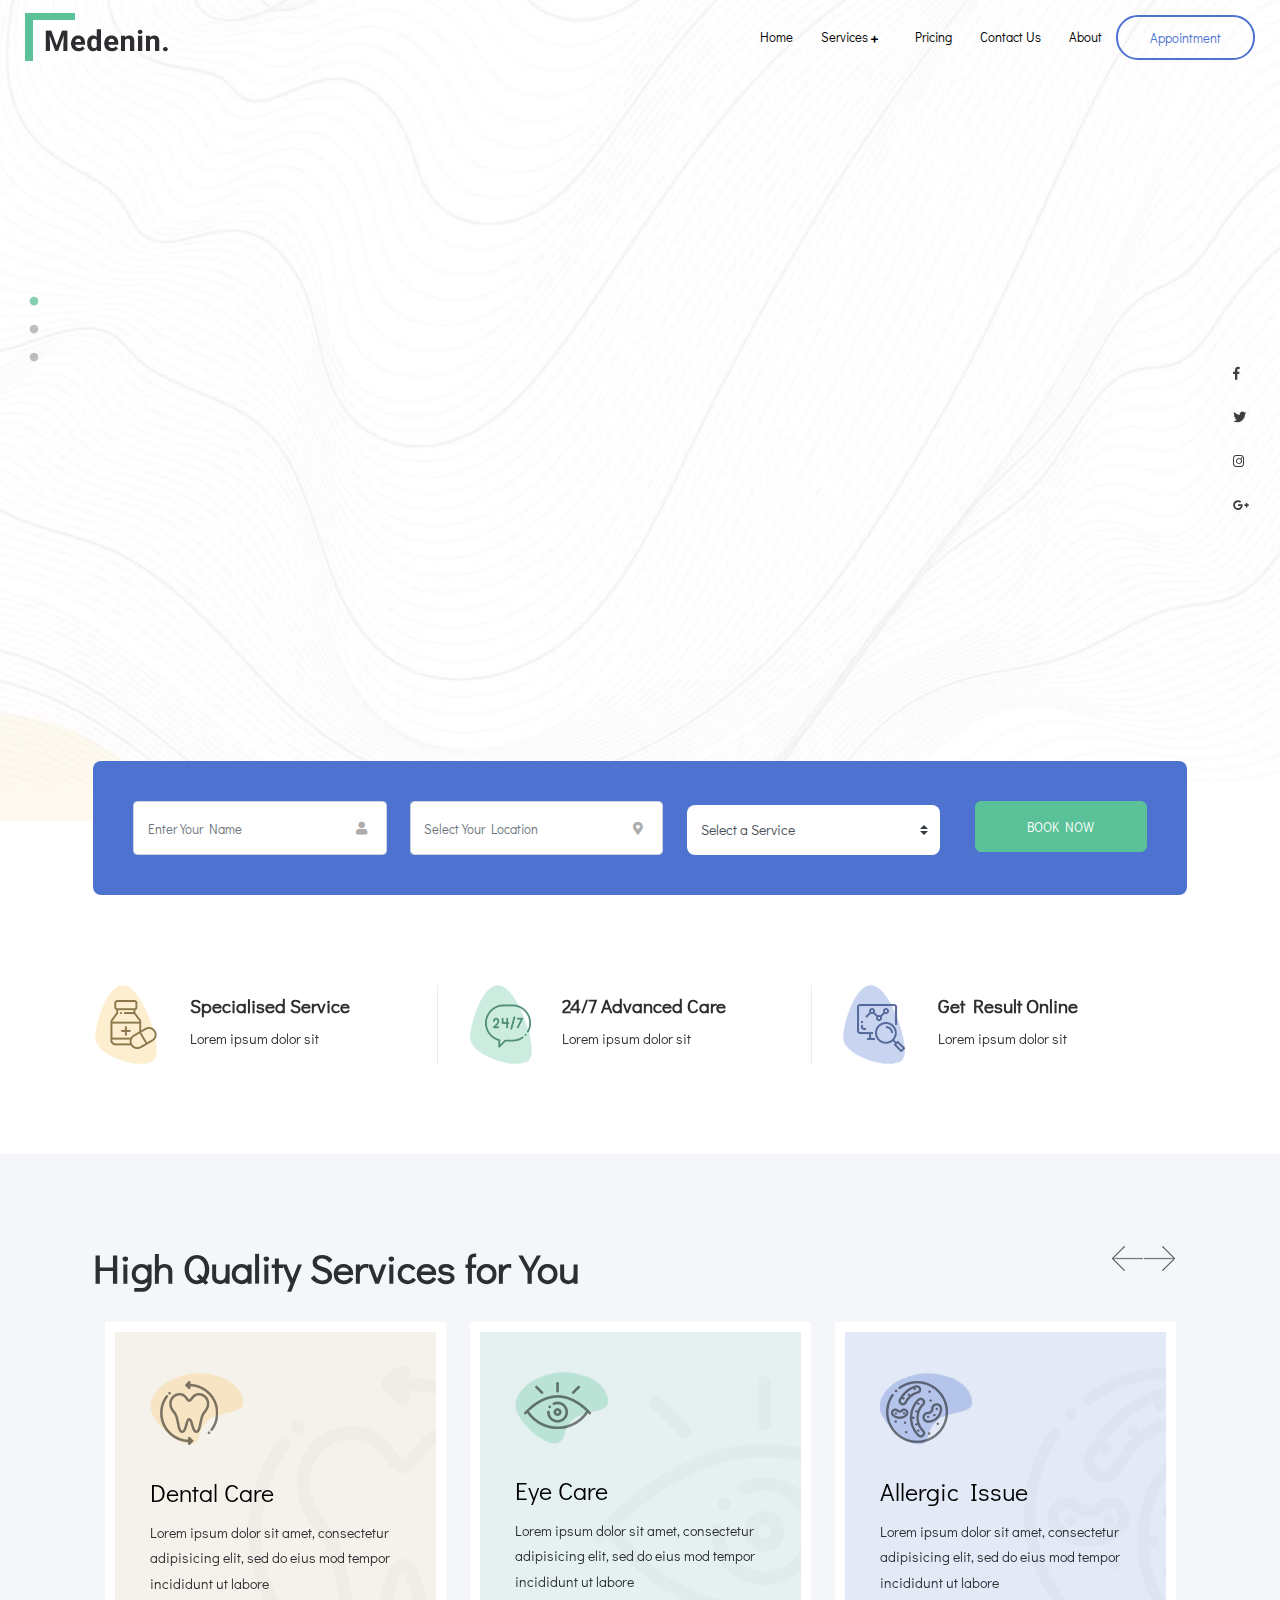
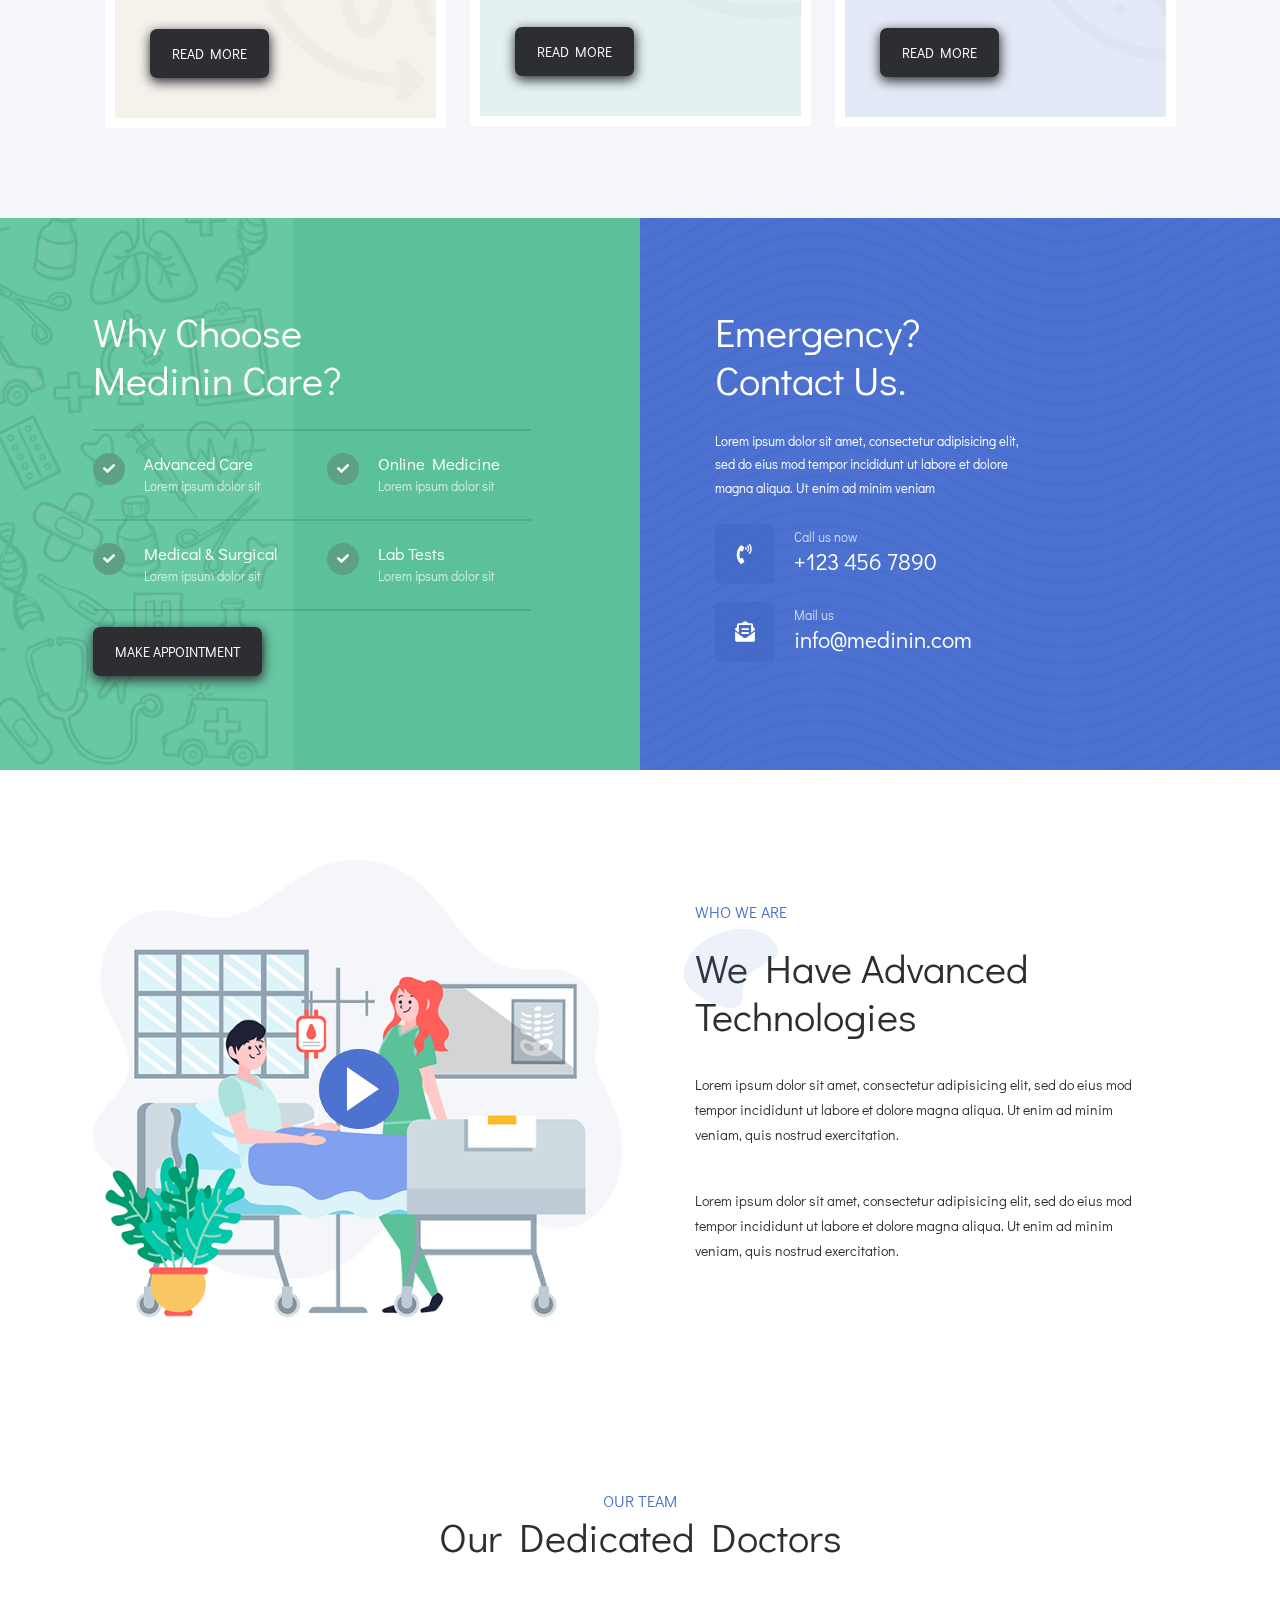
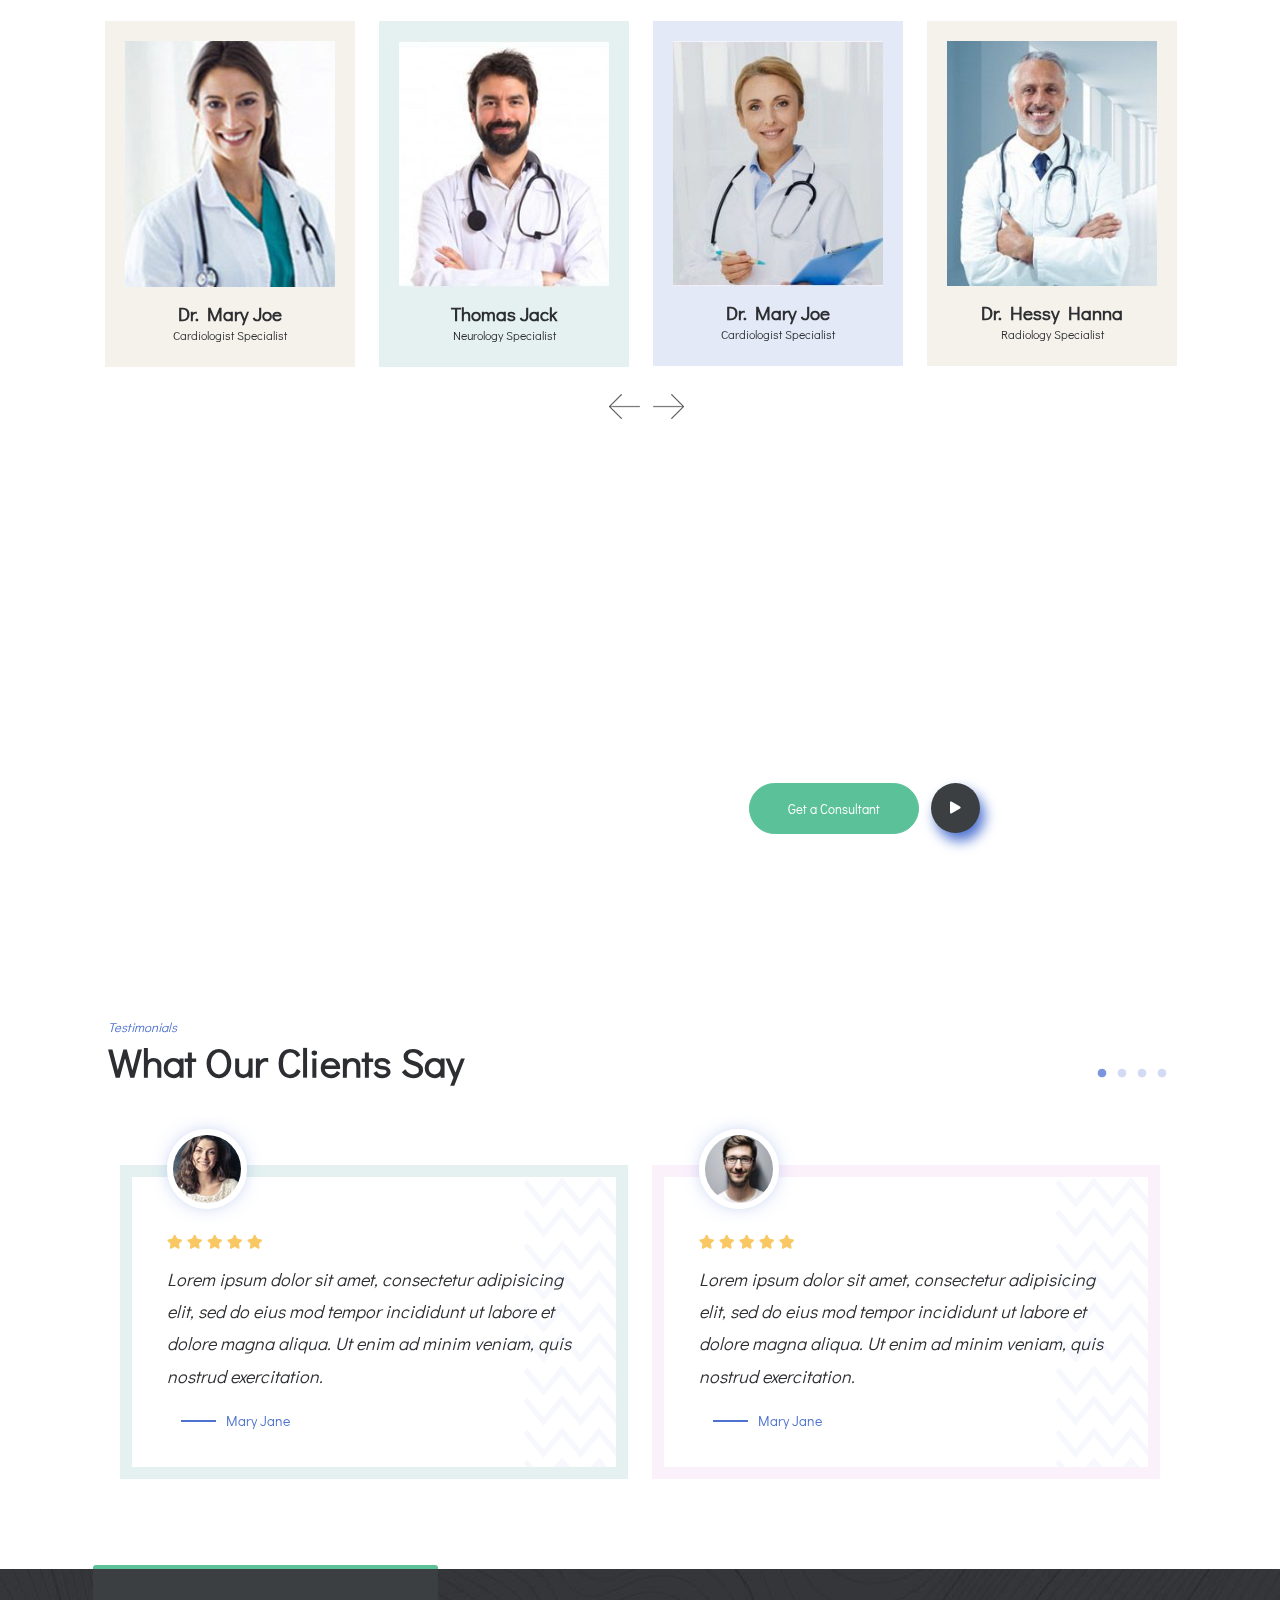
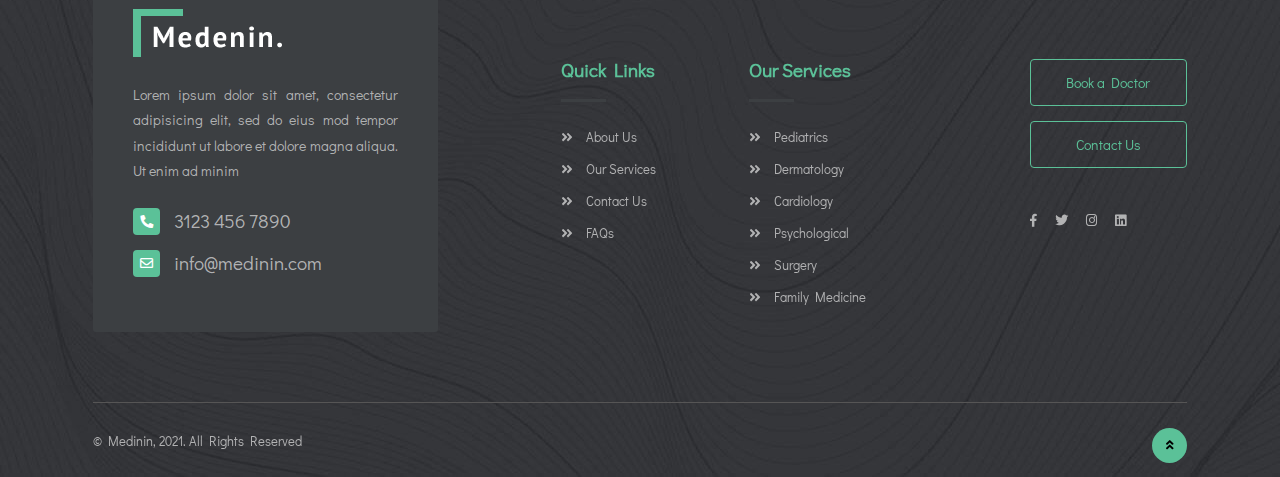
<file: index.html>
<!DOCTYPE html>
<html lang="en-NG">

<head>
    <meta charset="utf-8">
    <meta name="viewport" content="width=device-width, initial-scale=1, shrink-to-fit=no">
    <link rel="stylesheet" href="assets/css/bootstrap.min.css">
    <link href="https://fonts.googleapis.com/css?family=Didact+Gothic&display=swap" rel="stylesheet">
    <link rel="stylesheet" href="assets/css/all.css">
    <link rel="stylesheet" href="assets/css/slick.css">
    <link rel="stylesheet" href="assets/css/slick-theme.css">
    <link rel="stylesheet" href="assets/css/magnific-popup.css">
    <link rel="stylesheet" href="assets/css/style.css">
    <title>Medinin : : OMZi</title>
</head>

<body>
    <header>
        <div class="banner--wrap">
            <nav>
                <div class="container">
                    <div class="row">
                        <div class="col-md-12">
                            <nav class="navbar navbar-expand-lg navbar-light"><a class="navbar-brand"
                                    href="index.html"><img src="assets/images/logo.png" alt="#" /></a><button
                                    class="navbar-toggler nav-custome1" type="button" data-toggle="collapse"
                                    data-target="#navbarSupportedContent" aria-controls="navbarSupportedContent"
                                    aria-expanded="false" aria-label="Toggle navigation"><span
                                        class="navbar-toggler-icon"></span></button>
                                <div class="collapse navbar-collapse" id="navbarSupportedContent">
                                    <ul class="navbar-nav ml-auto">
                                        <li class="nav-item"><a class="nav-link" href="/">Home</a></li>
                                        <li class="nav-item dropdown"><a class="nav-link dropdown-toggle" href="javascript:;"
                                                id="navbarDropdown1" role="button" data-toggle="dropdown"
                                                aria-haspopup="true" aria-expanded="false">Services <i
                                                    class="fas fa-plus"></i></a>
                                            <div class="dropdown-menu" aria-labelledby="navbarDropdown"><a
                                                    class="dropdown-item" href="services.html">Dental Care</a><a
                                                    class="dropdown-item" href="services.html">Cardiology</a><a
                                                    class="dropdown-item" href="services.html">Neurology </a><a
                                                    class="dropdown-item" href="services.html">Eye Care</a></div>
                                        </li>
                                        <li class="nav-item"><a class="nav-link" href="pricing.html">Pricing</a></li>
                                        <li class="nav-item"><a class="nav-link" href="contact-us.html">Contact Us</a></li>
                                        <li class="nav-item"><a class="nav-link" href="about.html">About</a></li>
                                        <li class="nav-item"><a
                                                class="nav-link btn btn-outline-primary appointment-btn-top"
                                                href="appointment.html">Appointment</a></li>
                                    </ul>
                                </div>
                            </nav>
                        </div>
                    </div>
                </div>
            </nav>
            <div class="container">
                <div class="banner-slider">
                    <div class="banner">
                        <div class="row">
                            <div class="col-12 col-md-6 col-lg-5 d-flex align-items-center">
                                <div class="main-title"><span>We are here for you</span>
                                    <h1>What Makes Us Better, Makes You Better. </h1>
                                    <p>Lorem ipsum dolor sit amet, consectetur adipiscing elit. Vivamus eu lacus ex.
                                        Class aptent taciti sociosqu ad litora torquent per conubia nostra, per inceptos
                                        ipsum dolor sit amet. </p><a href="javascript:;" class="btn btn-primary">Make
                                        Appointment</a><a href="https://www.youtube.com/watch?v=pBFQdxA-apI"
                                        class="play-btn popup-youtube"><i class="fas fa-play"></i></a>
                                </div>
                            </div>
                            <div class="col-12 col-md-6 col-lg-7 d-flex align-items-end">
                                <div class="anim-container flex-fill"><svg class="circle-svg" width="100%" height="100%"
                                        viewBox="0 0 754 733" fill="none" xmlns="http://www.w3.org/2000/svg">
                                        <path class="big-circle" opacity="0.071" fill-rule="evenodd" clip-rule="evenodd"
                                            d="M377 29C563.12 29 714 179.879 714 366C714 552.119 563.12 702.999 377 702.999C190.88 702.999 40 552.119 40 366C40 179.879 190.88 29 377 29Z"
                                            fill="#4D72D0" />
                                        <path class="small-circle" opacity="0.051" fill-rule="evenodd"
                                            clip-rule="evenodd"
                                            d="M376.471 120.995C512.043 120.995 621.947 230.898 621.947 366.471C621.947 502.043 512.043 611.946 376.471 611.946C240.898 611.946 130.995 502.043 130.995 366.471C130.995 230.898 240.898 120.995 376.471 120.995Z"
                                            fill="#4D72D0" /></svg><img src="./assets/images/hero-doctor-1.png"
                                        class="img-fluid animated-hero" alt="hero" />
                                    <ul class="main-slider-social">
                                        <li><a href="javascript:;"><i class="fab fa-facebook-f"></i></a></li>
                                        <li><a href="javascript:;"><i class="fab fa-twitter"></i></a></li>
                                        <li><a href="javascript:;"><i class="fab fa-instagram"></i></a></li>
                                        <li><a href="javascript:;"><i class="fab fa-google-plus-g"></i></a></li>
                                    </ul>
                                </div>
                            </div>
                        </div>
                    </div>
                    <div class="banner">
                        <div class="row">
                            <div class="col-12 col-md-6 col-lg-5 d-flex align-items-center">
                                <div class="main-title"><span>We are here for you</span>
                                    <h1>What Makes Us Better, Makes You Better. </h1>
                                    <p>Lorem ipsum dolor sit amet, consectetur adipiscing elit. Vivamus eu lacus ex.
                                        Class aptent taciti sociosqu ad litora torquent per conubia nostra, per inceptos
                                        ipsum dolor sit amet. </p><a href="javascript:;" class="btn btn-primary">Make
                                        Appointment</a><a href="https://www.youtube.com/watch?v=pBFQdxA-apI"
                                        class="play-btn popup-youtube"><i class="fas fa-play"></i></a>
                                </div>
                            </div>
                            <div class="col-12 col-md-6 col-lg-7 d-flex align-items-end">
                                <div class="anim-container flex-fill"><svg class="circle-svg" width="100%" height="100%"
                                        viewBox="0 0 754 733" fill="none" xmlns="http://www.w3.org/2000/svg">
                                        <path class="big-circle" opacity="0.071" fill-rule="evenodd" clip-rule="evenodd"
                                            d="M377 29C563.12 29 714 179.879 714 366C714 552.119 563.12 702.999 377 702.999C190.88 702.999 40 552.119 40 366C40 179.879 190.88 29 377 29Z"
                                            fill="#4D72D0" />
                                        <path class="small-circle" opacity="0.051" fill-rule="evenodd"
                                            clip-rule="evenodd"
                                            d="M376.471 120.995C512.043 120.995 621.947 230.898 621.947 366.471C621.947 502.043 512.043 611.946 376.471 611.946C240.898 611.946 130.995 502.043 130.995 366.471C130.995 230.898 240.898 120.995 376.471 120.995Z"
                                            fill="#4D72D0" /></svg><img src="./assets/images/hero-doctor-1.png"
                                        class="img-fluid animated-hero" alt="hero" />
                                    <ul class="main-slider-social">
                                        <li><a href="javascript:;"><i class="fab fa-facebook-f"></i></a></li>
                                        <li><a href="javascript:;"><i class="fab fa-twitter"></i></a></li>
                                        <li><a href="javascript:;"><i class="fab fa-instagram"></i></a></li>
                                        <li><a href="javascript:;"><i class="fab fa-google-plus-g"></i></a></li>
                                    </ul>
                                </div>
                            </div>
                        </div>
                    </div>
                    <div class="banner">
                        <div class="row">
                            <div class="col-12 col-md-6 col-lg-5 d-flex align-items-center">
                                <div class="main-title"><span>We are here for you</span>
                                    <h1>What Makes Us Better, Makes You Better. </h1>
                                    <p>Lorem ipsum dolor sit amet, consectetur adipiscing elit. Vivamus eu lacus ex.
                                        Class aptent taciti sociosqu ad litora torquent per conubia nostra, per inceptos
                                        ipsum dolor sit amet. </p><a href="javascript:;" class="btn btn-primary">Make
                                        Appointment</a><a href="https://www.youtube.com/watch?v=pBFQdxA-apI"
                                        class="play-btn popup-youtube"><i class="fas fa-play"></i></a>
                                </div>
                            </div>
                            <div class="col-12 col-md-6 col-lg-7 d-flex align-items-end">
                                <div class="anim-container flex-fill"><svg class="circle-svg" width="100%" height="100%"
                                        viewBox="0 0 754 733" fill="none" xmlns="http://www.w3.org/2000/svg">
                                        <path class="big-circle" opacity="0.071" fill-rule="evenodd" clip-rule="evenodd"
                                            d="M377 29C563.12 29 714 179.879 714 366C714 552.119 563.12 702.999 377 702.999C190.88 702.999 40 552.119 40 366C40 179.879 190.88 29 377 29Z"
                                            fill="#4D72D0" />
                                        <path class="small-circle" opacity="0.051" fill-rule="evenodd"
                                            clip-rule="evenodd"
                                            d="M376.471 120.995C512.043 120.995 621.947 230.898 621.947 366.471C621.947 502.043 512.043 611.946 376.471 611.946C240.898 611.946 130.995 502.043 130.995 366.471C130.995 230.898 240.898 120.995 376.471 120.995Z"
                                            fill="#4D72D0" /></svg><img src="./assets/images/hero-doctor-1.png"
                                        class="img-fluid animated-hero" alt="hero" />
                                    <ul class="main-slider-social">
                                        <li><a href="javascript:;"><i class="fab fa-facebook-f"></i></a></li>
                                        <li><a href="javascript:;"><i class="fab fa-twitter"></i></a></li>
                                        <li><a href="javascript:;"><i class="fab fa-instagram"></i></a></li>
                                        <li><a href="javascript:;"><i class="fab fa-google-plus-g"></i></a></li>
                                    </ul>
                                </div>
                            </div>
                        </div>
                    </div>
                </div>
            </div>
        </div>
    </header>

    <section class="about-section">
        <div class="container container-custom">
            <div class="row">
                <div class="col-md-12">
                    <ul class="booking-form">
                        <li><input type="text" class="form-control" placeholder="Enter Your Name" /><i
                                class="fas fa-user"></i></li>
                        <li><input type="text" class="form-control" placeholder="Select Your Location" /><i
                                class="fas fa-map-marker-alt"></i></li>
                        <li><select class="custom-select form-control">
                                <option selected>Select a Service</option>
                                <option value="1">One</option>
                                <option value="2">Two</option>
                                <option value="3">Three</option>
                            </select></li>
                        <li class="form-btn"><a href="javascript:;" class="btn btn-success">BOOK NOW</a></li>
                    </ul>
                </div>
            </div>
            <div class="row space">
                <div class="col-md-4">
                    <div class="service-thumbnail d-flex flex-fill"><img src="assets/images/service-thumbnail01.png"
                            class="img-fluid" alt="#" />
                        <div class="service-thumbnail_text">
                            <h4>Specialised Service</h4>
                            <p>Lorem ipsum dolor sit</p>
                        </div>
                    </div>
                </div>
                <div class="col-md-4">
                    <div class="service-thumbnail d-flex flex-fill"><img src="assets/images/service-thumbnail02.png"
                            class="img-fluid" alt="#" />
                        <div class="service-thumbnail_text">
                            <h4>24/7 Advanced Care</h4>
                            <p>Lorem ipsum dolor sit</p>
                        </div>
                    </div>
                </div>
                <div class="col-md-4">
                    <div class="service-thumbnail border-0 d-flex flex-fill"><img src="assets/images/service-thumbnail03.png"
                            class="img-fluid" alt="#" />
                        <div class="service-thumbnail_text">
                            <h4>Get Result Online</h4>
                            <p>Lorem ipsum dolor sit</p>
                        </div>
                    </div>
                </div>
            </div>
        </div>
    </section>

    <section class="space light">
        <div class="container container-custom">
            <div class="row">
                <div class="col-md-12">
                    <div class="heading-style1">
                        <h2>High Quality Services for You</h2>
                    </div>
                </div>
            </div>
            <div class="row">
                <div class="col-md-12">
                    <div class="service-slider">
                        <div class="service-block yellow"><img src="assets/images/service-icon1.png" alt="#">
                            <h3>Dental Care</h3>
                            <p>Lorem ipsum dolor sit amet, consectetur adipisicing elit, sed do eius mod tempor
                                incididunt ut labore </p><a href="javascript:;" class="btn btn-dark">READ MORE</a>
                            <div class="service-bg-icon"><img src="assets/images/services-bg1.png" class="img-fluid" alt="#">
                            </div>
                        </div>
                        <div class="service-block green"><img src="assets/images/service-icon2.png" alt="#" />
                            <h3>Eye Care</h3>
                            <p>Lorem ipsum dolor sit amet, consectetur adipisicing elit, sed do eius mod tempor
                                incididunt ut labore</p><a href="javascript:;" class="btn btn-dark">READ MORE</a>
                            <div class="service-bg-icon"><img src="assets/images/services-bg2.png" class="img-fluid" alt="#">
                            </div>
                        </div>
                        <div class="service-block blue"><img src="assets/images/service-icon3.png" alt="#" />
                            <h3>Allergic Issue</h3>
                            <p>Lorem ipsum dolor sit amet, consectetur adipisicing elit, sed do eius mod tempor
                                incididunt ut labore </p><a href="javascript:;" class="btn btn-dark">READ MORE</a>
                            <div class="service-bg-icon"><img src="assets/images/services-bg3.png" class="img-fluid" alt="#">
                            </div>
                        </div>
                        <div class="service-block green"><img src="assets/images/service-icon3.png" alt="#" />
                            <h3>Allergic Issue</h3>
                            <p>Lorem ipsum dolor sit amet, consectetur adipisicing elit, sed do eius mod tempor
                                incididunt ut labore </p><a href="javascript:;" class="btn btn-dark">READ MORE</a>
                            <div class="service-bg-icon"><img src="assets/images/services-bg4.png" class="img-fluid" alt="#">
                            </div>
                        </div>
                    </div>
                </div>
            </div>
        </div>
    </section>

    <section class="space why-choose-block">
        <div class="container container-custom">
            <div class="row">
                <div class="col-md-12 col-lg-5">
                    <h2>Why Choose<br />Medinin Care? </h2>
                    <hr>
                    <div class="row">
                        <div class="col-md-6">
                            <div class="why-choose_list why-choose_list-br"><i class="fas fa-check"></i>
                                <div class="why-choose_list-content">
                                    <h5>Advanced Care</h5><span>Lorem ipsum dolor sit</span>
                                </div>
                            </div>
                        </div>
                        <div class="col-md-6">
                            <div class="why-choose_list why-choose_list-br"><i class="fas fa-check"></i>
                                <div class="why-choose_list-content">
                                    <h5>Online Medicine</h5><span>Lorem ipsum dolor sit</span>
                                </div>
                            </div>
                        </div>
                    </div>
                    <hr>
                    <div class="row">
                        <div class="col-md-6">
                            <div class="why-choose_list why-choose_list-br"><i class="fas fa-check"></i>
                                <div class="why-choose_list-content">
                                    <h5>Medical & Surgical</h5><span>Lorem ipsum dolor sit</span>
                                </div>
                            </div>
                        </div>
                        <div class="col-md-6">
                            <div class="why-choose_list why-choose_list-br"><i class="fas fa-check"></i>
                                <div class="why-choose_list-content">
                                    <h5>Lab Tests</h5><span>Lorem ipsum dolor sit</span>
                                </div>
                            </div>
                        </div>
                    </div>
                    <hr>
                    <div class="row">
                        <div class="col-md-12"><a href="appointment.html" target="_blank" class="btn btn-dark" tabindex="0">MAKE APPOINTMENT</a></div>
                    </div>
                </div>
                <div class="col-md-12 col-lg-6 offset-lg-1">
                    <div class="why-choose_right">
                        <h2>Emergency?<br />Contact Us. </h2>
                        <p>Lorem ipsum dolor sit amet, consectetur adipisicing elit,<br />sed do eius mod tempor
                            incididunt ut labore et dolore<br />magna aliqua. Ut enim ad minim veniam </p>
                        <div class="why-choose_list">
                            <div class="choose-icon"><i class="fas fa-phone-volume"></i></div>
                            <div class="why-choose_list-content"><span>Call us now</span>
                                <h3>+123 456 7890</h3>
                            </div>
                        </div>
                        <div class="why-choose_list">
                            <div class="choose-icon"><i class="fas fa-envelope-open-text"></i></div>
                            <div class="why-choose_list-content"><span>Mail us</span>
                                <h3>info@medinin.com</h3>
                            </div>
                        </div>
                    </div>
                </div>
            </div>
        </div>
    </section>

    <section class="space">
        <div class="container container-custom">
            <div class="row">
                <div class="col-md-12 col-lg-6">
                    <div class="news-img-block"><img src="assets/images/play-img.png" class="img-fluid w-100" alt="#" /><a
                            class="video-play-button popup-youtube"
                            href="https://www.youtube.com/watch?v=pBFQdxA-apI"><span></span></a>
                        <div id="video-overlay" class="video-overlay"><a class="video-overlay-close">&times;</a></div>
                    </div>
                </div>
                <div class="col-md-12 col-lg-6">
                    <div class="video-play-text"><span>WHO WE ARE</span>
                        <h2>We Have Advanced Technologies</h2>
                        <br>
                        <p>Lorem ipsum dolor sit amet, consectetur adipisicing elit, sed do eius mod tempor incididunt
                            ut labore et dolore magna aliqua. Ut enim ad minim veniam, quis nostrud exercitation. </p>
                        <br>
                        <p>Lorem ipsum dolor sit amet, consectetur adipisicing elit, sed do eius mod tempor incididunt
                            ut labore et dolore magna aliqua. Ut enim ad minim veniam, quis nostrud exercitation. </p>
                    </div>
                </div>
            </div>
        </div>
    </section>

    <section class="our-team">
        <div class="container container-custom">
            <div class="row">
                <div class="col-md-12">
                    <div class="sub-title_center">
                        <span>OUR TEAM</span>
                        <h2>Our Dedicated Doctors</h2>
                    </div>
                </div>
            </div>
            <div class="row">
                <div class="col-md-12">
                    <div class="doctors-slider">
                        <div class="team-img_block yellow">
                            <div class="team-img-socila-block"><img src="assets/images/team1.jpg" class="img-fluid" alt="#" />
                                <ul class="social-icons">
                                    <li><a href="javascript:;"><i class="fab fa-facebook-f"></i></a></li>
                                    <li><a href="javascript:;"><i class="fab fa-twitter"></i></a></li>
                                    <li><a href="javascript:;"><i class="fab fa-instagram"></i></a></li>
                                    <li><a href="javascript:;"><i class="fab fa-google-plus-g"></i></a></li>
                                </ul>
                            </div>
                            <h4>Dr. Mary Joe</h4>
                            <p>Cardiologist Specialist</p>
                        </div>
                        <div class="team-img_block green">
                            <div class="team-img-socila-block"><img src="assets/images/team2.jpg" class="img-fluid" alt="#" />
                                <ul class="social-icons">
                                    <li><a href="javascript:;"><i class="fab fa-facebook-f"></i></a></li>
                                    <li><a href="javascript:;"><i class="fab fa-twitter"></i></a></li>
                                    <li><a href="javascript:;"><i class="fab fa-instagram"></i></a></li>
                                    <li><a href="javascript:;"><i class="fab fa-google-plus-g"></i></a></li>
                                </ul>
                            </div>
                            <h4>Thomas Jack</h4>
                            <p>Neurology Specialist</p>
                        </div>
                        <div class="team-img_block blue">
                            <div class="team-img-socila-block"><img src="assets/images/team3.jpg" class="img-fluid" alt="#" />
                                <ul class="social-icons">
                                    <li><a href="javascript:;"><i class="fab fa-facebook-f"></i></a></li>
                                    <li><a href="javascript:;"><i class="fab fa-twitter"></i></a></li>
                                    <li><a href="javascript:;"><i class="fab fa-instagram"></i></a></li>
                                    <li><a href="javascript:;"><i class="fab fa-google-plus-g"></i></a></li>
                                </ul>
                            </div>
                            <h4>Dr. Mary Joe</h4>
                            <p>Cardiologist Specialist</p>
                        </div>
                        <div class="team-img_block yellow">
                            <div class="team-img-socila-block"><img src="assets/images/team4.jpg" class="img-fluid" alt="#" />
                                <ul class="social-icons">
                                    <li><a href="javascript:;"><i class="fab fa-facebook-f"></i></a></li>
                                    <li><a href="javascript:;"><i class="fab fa-twitter"></i></a></li>
                                    <li><a href="javascript:;"><i class="fab fa-instagram"></i></a></li>
                                    <li><a href="javascript:;"><i class="fab fa-google-plus-g"></i></a></li>
                                </ul>
                            </div>
                            <h4>Dr. Hessy Hanna</h4>
                            <p>Radiology Specialist</p>
                        </div>
                        <div class="team-img_block blue">
                            <div class="team-img-socila-block"><img src="assets/images/team5.jpg" class="img-fluid" alt="#" />
                                <ul class="social-icons">
                                    <li><a href="javascript:;"><i class="fab fa-facebook-f"></i></a></li>
                                    <li><a href="javascript:;"><i class="fab fa-twitter"></i></a></li>
                                    <li><a href="javascript:;"><i class="fab fa-instagram"></i></a></li>
                                    <li><a href="javascript:;"><i class="fab fa-google-plus-g"></i></a></li>
                                </ul>
                            </div>
                            <h4>Dr. Mary Joe</h4>
                            <p>Cardiologist Specialist</p>
                        </div>
                    </div>
                </div>
            </div>
        </div>
    </section>

    <section class="bg-img3">
        <div class="container container-custom">
            <div class="row">
                <div class="col-lg-5 offset-lg-7">
                    <div class="consultant-content">
                        <h2>We Believe In A Healthier You</h2>
                        <p>Lorem ipsum dolor sit amet, consectetur adipisicing elit. Ab, ad impedit vitae deserunt quaerat alias quidem tenetur dolorum, ratione veritatis non voluptatem quos nulla! Esse sequi rem quidem doloremque dolore?</p>
                        <a href="javascript:;" class="btn btn-success">Get a Consultant</a>
                        <a href="https://www.youtube.com/watch?v=pBFQdxA-apI" class="popup-youtube"><i class="fas fa-play"></i></a>
                    </div>
                </div>
            </div>
        </div>
    </section>

    <section class="testimonial">
        <div class="container container-custom">
            <div class="col-md-12">
                <div class="heading-style1"><span>Testimonials</span>
                    <h2>What Our Clients Say</h2>
                </div>
                <div class="testi-slider">
                    <div class="testimonial-wrap"><img src="assets/images/testi-img1.jpg" class="img-fluid testi-img-icon"
                            alt="#" />
                        <ul>
                            <li><i class="fas fa-star"></i></li>
                            <li><i class="fas fa-star"></i></li>
                            <li><i class="fas fa-star"></i></li>
                            <li><i class="fas fa-star"></i></li>
                            <li><i class="fas fa-star"></i></li>
                        </ul>
                        <p>Lorem ipsum dolor sit amet, consectetur adipisicing elit, sed do eius mod tempor
                            incididunt ut labore et dolore magna aliqua. Ut enim ad minim veniam, quis nostrud
                            exercitation. </p><span class="testi-name">&nbsp;&nbsp;Mary Jane</span>
                        <div class="testi-styled-bg"><img src="assets/images/testi-side-img_05.png" class="img-fluid"
                                alt="#" /></div>
                    </div>
                    <div class="testimonial-wrap quaternary-br-color"><img src="assets/images/testi-img2.jpg"
                            class="img-fluid testi-img-icon" alt="#" />
                        <ul>
                            <li><i class="fas fa-star"></i></li>
                            <li><i class="fas fa-star"></i></li>
                            <li><i class="fas fa-star"></i></li>
                            <li><i class="fas fa-star"></i></li>
                            <li><i class="fas fa-star"></i></li>
                        </ul>
                        <p>Lorem ipsum dolor sit amet, consectetur adipisicing elit, sed do eius mod tempor
                            incididunt ut labore et dolore magna aliqua. Ut enim ad minim veniam, quis nostrud
                            exercitation. </p><span class="testi-name">&nbsp;&nbsp;Mary Jane</span>
                        <div class="testi-styled-bg"><img src="assets/images/testi-side-img_05.png" class="img-fluid"
                                alt="#" /></div>
                    </div>
                    <div class="testimonial-wrap"><img src="assets/images/testi-img1.jpg" class="img-fluid testi-img-icon"
                            alt="#" />
                        <ul>
                            <li><i class="fas fa-star"></i></li>
                            <li><i class="fas fa-star"></i></li>
                            <li><i class="fas fa-star"></i></li>
                            <li><i class="fas fa-star"></i></li>
                            <li><i class="fas fa-star"></i></li>
                        </ul>
                        <p>Lorem ipsum dolor sit amet, consectetur adipisicing elit, sed do eius mod tempor
                            incididunt ut labore et dolore magna aliqua. Ut enim ad minim veniam, quis nostrud
                            exercitation. </p><span class="testi-name">&nbsp;&nbsp;Mary Jane</span>
                        <div class="testi-styled-bg"><img src="assets/images/testi-side-img_05.png" class="img-fluid"
                                alt="#" /></div>
                    </div>
                    <div class="testimonial-wrap quaternary-br-color"><img src="assets/images/testi-img2.jpg"
                            class="img-fluid testi-img-icon" alt="#" />
                        <ul>
                            <li><i class="fas fa-star"></i></li>
                            <li><i class="fas fa-star"></i></li>
                            <li><i class="fas fa-star"></i></li>
                            <li><i class="fas fa-star"></i></li>
                            <li><i class="fas fa-star"></i></li>
                        </ul>
                        <p>Lorem ipsum dolor sit amet, consectetur adipisicing elit, sed do eius mod tempor
                            incididunt ut labore et dolore magna aliqua. Ut enim ad minim veniam, quis nostrud
                            exercitation. </p><span class="testi-name">&nbsp;&nbsp;Mary Jane</span>
                        <div class="testi-styled-bg"><img src="assets/images/testi-side-img_05.png" class="img-fluid"
                                alt="#" /></div>
                    </div>
                </div>
            </div>
        </div>
    </section>
    
    <footer>
        <div class="container container-custom">
            <div class="row">
                <div class="col-sm-12 col-md-12 col-lg-4">
                    <div class="foot-contact-block"><img src="assets/images/foot-logo.png" class="img-fluid" alt="#" />
                        <p>Lorem ipsum dolor sit amet, consectetur adipisicing elit, sed do eius mod tempor incididunt ut labore et dolore magna aliqua. Ut enim ad minim</p>
                        <a href="tel:31234567890">
                            <h4><i class="fas fa-phone"></i>3123 456 7890</h4>
                        </a>
                        <a href="mailto:info@medinin.com">
                            <h4><i class="far fa-envelope"></i>info@medinin.com</h4>
                        </a>
                    </div>
                </div>
                <div class="col-sm-6 col-md-4 col-lg-2 offset-lg-1">
                    <div class="foot-link-box">
                        <h4>Quick Links</h4>
                        <ul>
                            <li><a href="javascript:;"><i class="fas fa-angle-double-right"></i>About Us</a></li>
                            <li><a href="javascript:;"><i class="fas fa-angle-double-right"></i>Our Services</a></li>
                            <li><a href="javascript:;"><i class="fas fa-angle-double-right"></i>Contact Us</a></li>
                            <li><a href="javascript:;"><i class="fas fa-angle-double-right"></i>FAQs</a></li>
                        </ul>
                    </div>
                </div>
                <div class="col-sm-6 col-md-4 col-lg-2">
                    <div class="foot-link-box">
                        <h4>Our Services</h4>
                        <ul>
                            <li><a href="javascript:;"><i class="fas fa-angle-double-right"></i>Pediatrics</a></li>
                            <li><a href="javascript:;"><i class="fas fa-angle-double-right"></i>Dermatology</a></li>
                            <li><a href="javascript:;"><i class="fas fa-angle-double-right"></i>Cardiology</a></li>
                            <li><a href="javascript:;"><i class="fas fa-angle-double-right"></i>Psychological</a></li>
                            <li><a href="javascript:;"><i class="fas fa-angle-double-right"></i>Surgery</a></li>
                            <li><a href="javascript:;"><i class="fas fa-angle-double-right"></i>Family Medicine</a></li>
                        </ul>
                    </div>
                </div>
                <div class="col-md-4 col-lg-2 offset-lg-1">
                    <div class="foot-link-box footlink-box_btn">
                        <a href="appointment.html" class="btn btn-outline-success">Book a Doctor</a>
                        <a href="contact-us.html" class="btn btn-outline-success">Contact Us</a>

                        <ul>
                            <li><a href="javascript:;"><i class="fab fa-facebook-f"></i></a></li>
                            <li><a href="javascript:;"><i class="fab fa-twitter"></i></a></li>
                            <li><a href="javascript:;"><i class="fab fa-instagram"></i></a></li>
                            <li><a href="javascript:;"><i class="fab fa-linkedin"></i></a></li>
                        </ul>
                    </div>
                </div>
            </div>
            <div class="row">
                <div class="col-md-12">
                    <div class="copyright">
                        <p>&copy; Medinin, 2021. All Rights Reserved</p>
                        <a href="javascript:;" id="scroll"><i class="fas fa-angle-double-up"></i></a>
                    </div>
                </div>
            </div>
        </div>
    </footer>

    <script src="assets/js/jquery-3.5.1.min.js"></script>
    <script src="assets/js/popper.min.js"></script>
    <script src="assets/js/bootstrap.min.js"></script>
    <script src="assets/js/slick.min.js"></script>
    <script src="assets/js/jquery.magnific-popup.min.js"></script>
    <script src="assets/js/script.js"></script>
</body>

</html>
</file>
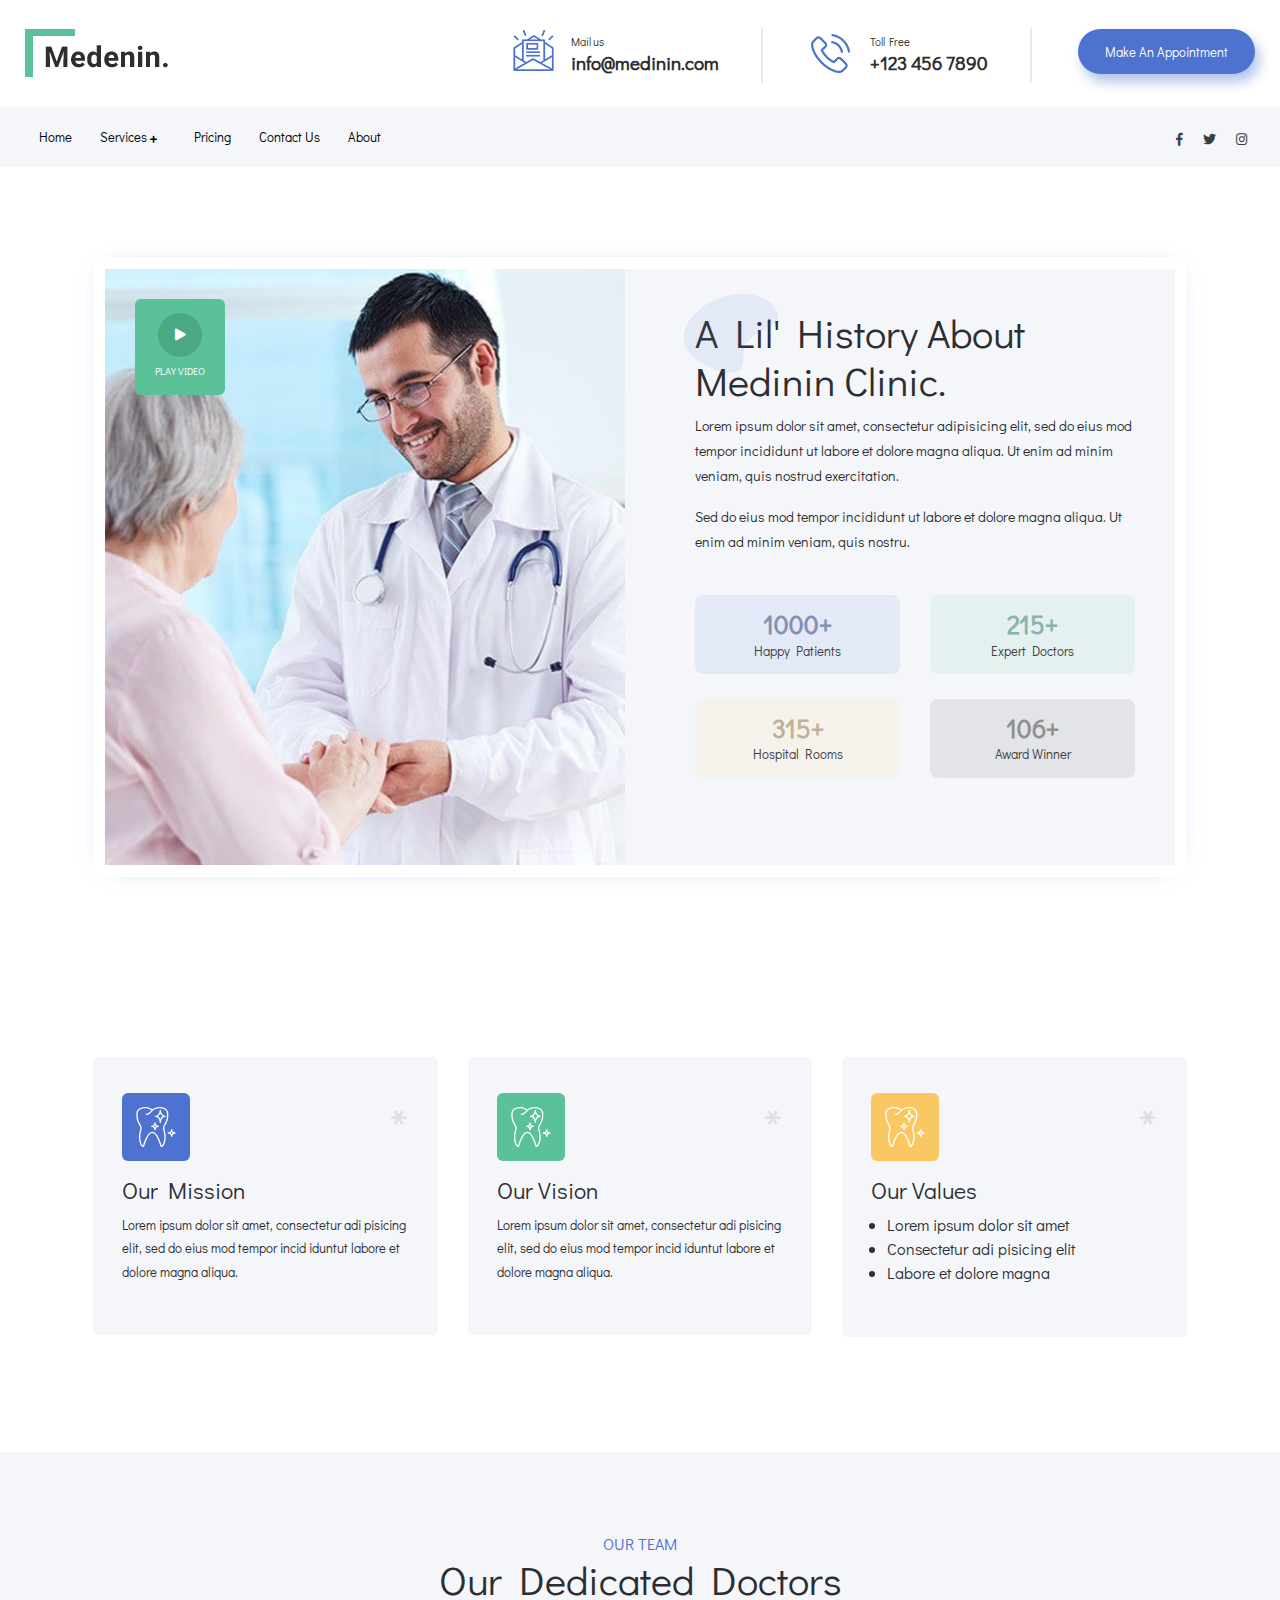
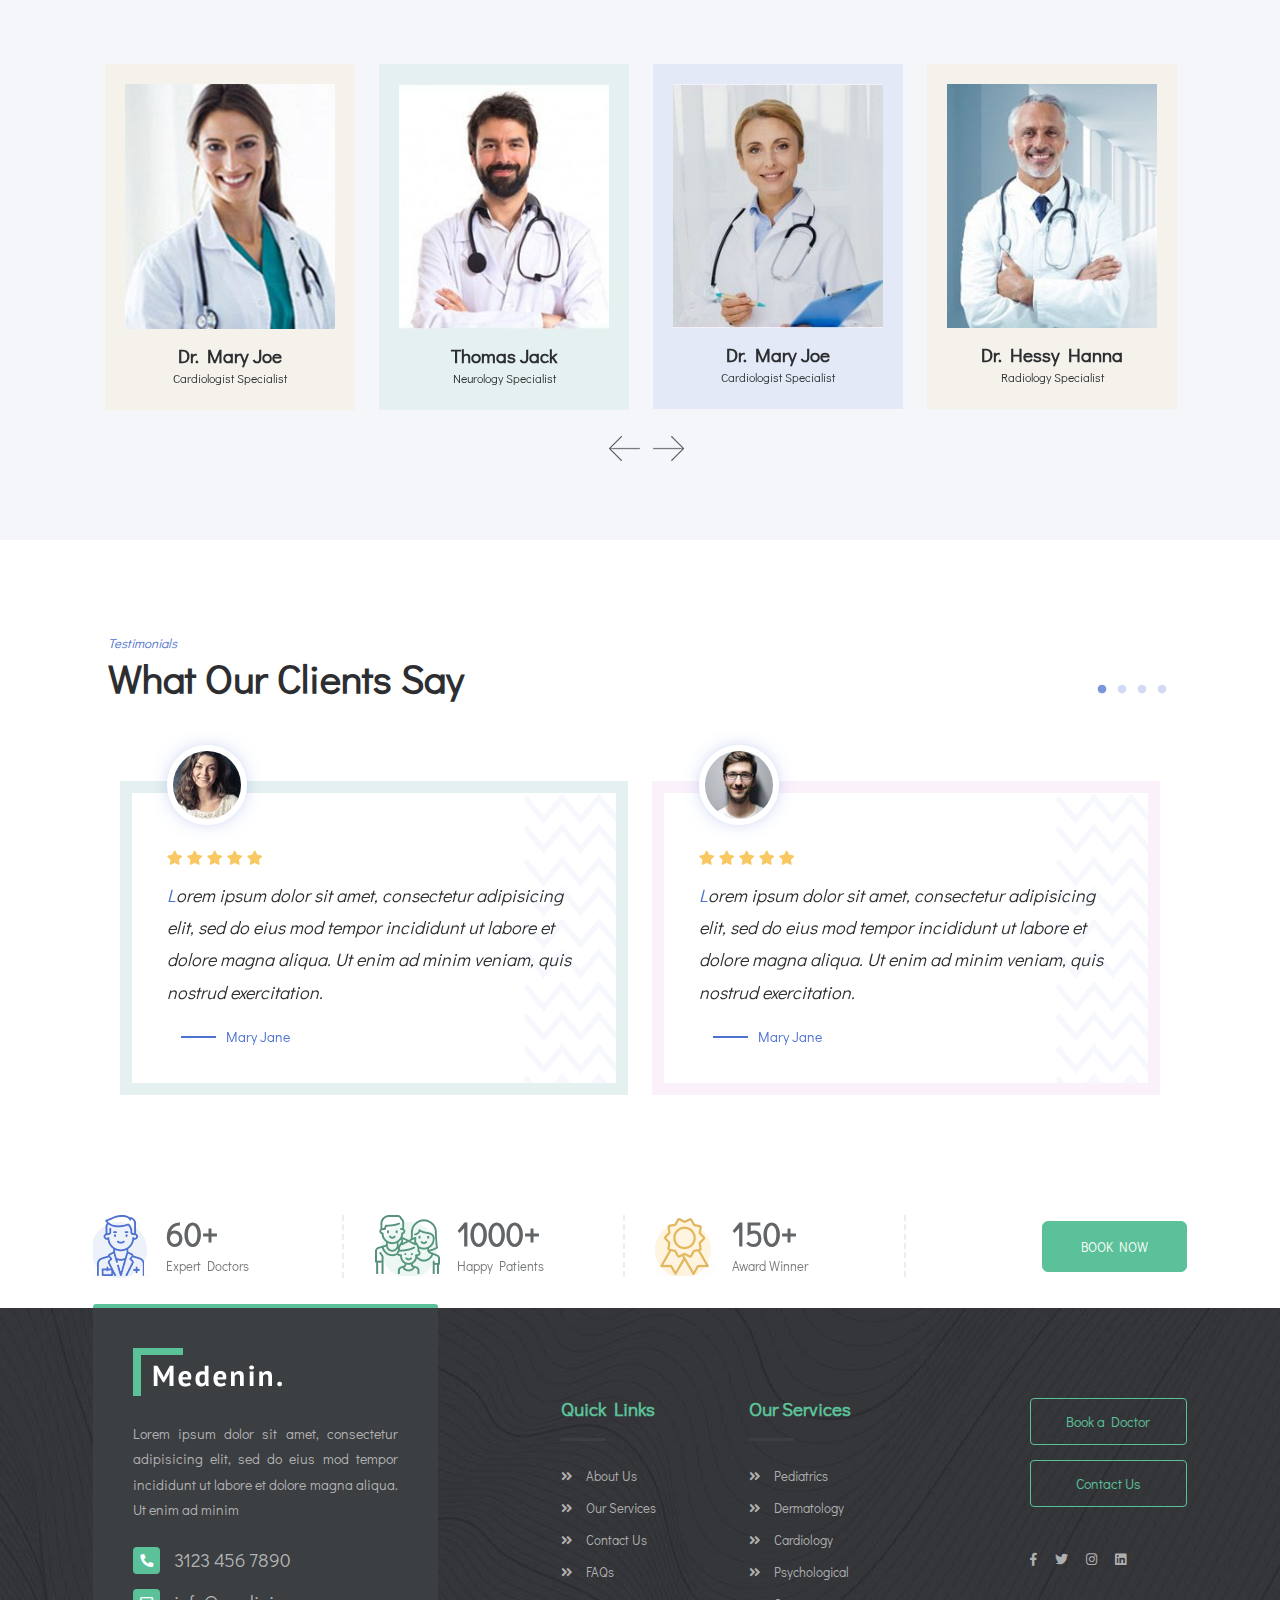
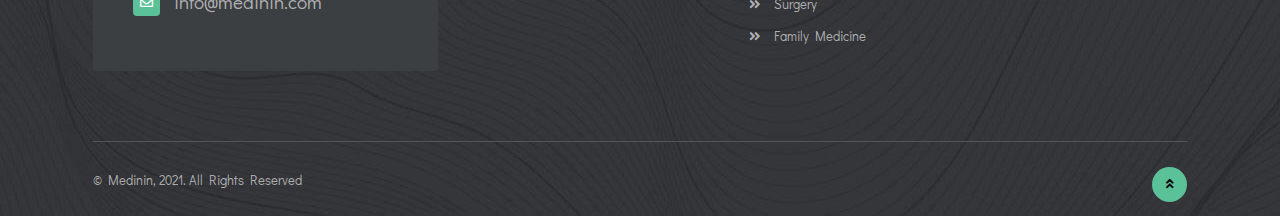
<file: about.html>
<!doctype html>
<html lang="zxx">

<head>
    <meta charset="utf-8">
    <meta name="viewport" content="width=device-width, initial-scale=1, shrink-to-fit=no">
    <link rel="stylesheet" href="assets/css/bootstrap.min.css">
    <link href="https://fonts.googleapis.com/css?family=Didact+Gothic&display=swap" rel="stylesheet">
    <link rel="stylesheet" href="assets/css/all.css">
    <link rel="stylesheet" href="assets/css/magnific-popup.css">
    <link rel="stylesheet" href="assets/css/slick.css">
    <link rel="stylesheet" href="assets/css/slick-theme.css">
    <link rel="stylesheet" href="assets/css/style.css">
    <title>About Us : : Medinin : : OMZi</title>
</head>

<body>
    <section>
        <div class="container">
            <div class="row">
                <div class="col-md-12">
                    <div class="top-bar">
                        <div class="row">
                            <div class="col-lg-3 col-md-12"><a class="navbar-brand" href="index.html"><img
                                        src="assets/images/logo.png" alt="#"></a></div>
                            <div class="col-md-9 d-flex align-items-end">
                                <ul class="ml-auto">
                                    <li><img src="assets/images/mail-icon.png" alt="#">
                                        <div><span>Mail us</span>
                                            <h4>info@medinin.com</h4>
                                        </div>
                                    </li>
                                    <li><img src="assets/images/call-icon.png" alt="#">
                                        <div><span>Toll Free</span>
                                            <h4>+123 456 7890</h4>
                                        </div>
                                    </li>
                                    <li class="appointment-btn"><a href="appointment.html" class="btn btn-primary">Make An Appointment</a>
                                    </li>
                                </ul>
                            </div>
                        </div>
                    </div>
                </div>
            </div>
        </div>
    </section>

    <div class="light nav-big">
        <div class="container">
            <div class="row">
                <div class="col-md-12">
                    <nav class="navbar navbar-expand-lg navbar-light"><button class="navbar-toggler" type="button"
                            data-toggle="collapse" data-target="#navbarSupportedContent"
                            aria-controls="navbarSupportedContent" aria-expanded="false"
                            aria-label="Toggle navigation"><span class="navbar-toggler-icon"></span></button>
                        <div class="collapse navbar-collapse" id="navbarSupportedContent">
                            <ul class="navbar-nav mr-auto">
                                <li class="nav-item"><a class="nav-link" href="/">Home</a></li>
                                <li class="nav-item dropdown"><a class="nav-link dropdown-toggle" href="javascript:;"
                                        id="navbarDropdown1" role="button" data-toggle="dropdown" aria-haspopup="true"
                                        aria-expanded="false">Services <i class="fas fa-plus"></i></a>
                                    <div class="dropdown-menu" aria-labelledby="navbarDropdown"><a class="dropdown-item"
                                            href="services.html">Dental Care</a><a class="dropdown-item"
                                            href="services.html">Cardiology</a><a class="dropdown-item"
                                            href="services.html">Neurology </a><a class="dropdown-item"
                                            href="services.html">Eye Care</a></div>
                                </li>
                                <li class="nav-item"><a class="nav-link" href="pricing.html">Pricing</a></li>
                                <li class="nav-item"><a class="nav-link" href="contact-us.html">Contact Us</a></li>
                                <li class="nav-item"><a class="nav-link" href="about.html">About</a></li>
                            </ul>
                            <ul class="nav-icon-wrap">
                                <li class="nav-item"><a class="nav-link" href="javascript:;"><i class="fab fa-facebook-f"></i></a>
                                </li>
                                <li class="nav-item"><a class="nav-link" href="javascript:;"><i class="fab fa-twitter"></i></a>
                                </li>
                                <li class="nav-item"><a class="nav-link" href="javascript:;"><i class="fab fa-instagram"></i></a>
                                </li>
                            </ul>
                        </div>
                    </nav>
                </div>
            </div>
        </div>
    </div>
    
    <section class="about-section space-mt">
        <div class="container container-custom">
            <div class="row">
                <div class="col-md-12">
                    <div class="about-video_block">
                        <div class="row">
                            <div class="col-md-12 col-lg-6"><a href="https://www.youtube.com/watch?v=pBFQdxA-apI"
                                    class="video-play-img popup-youtube"><img src="assets/images/about-img.jpg"
                                        class="img-fluid w-100" alt="#" />
                                    <div class="video-play-btn">
                                        <div class="video-play-icon"><i class="fas fa-play"></i></div><span>PLAY
                                            VIDEO</span>
                                    </div>
                                </a></div>
                            <div class="col-md-12 col-lg-6">
                                <div class="video-play-text">
                                    <h2>A Lil' History About Medinin Clinic.</h2>
                                    <p>Lorem ipsum dolor sit amet, consectetur adipisicing elit, sed do eius mod tempor
                                        incididunt ut labore et dolore magna aliqua. Ut enim ad minim veniam, quis
                                        nostrud exercitation. </p>
                                    <p>Sed do eius mod tempor incididunt ut labore et dolore magna aliqua. Ut enim ad
                                        minim veniam, quis nostru.</p>
                                    <div class="row">
                                        <div class="col-md-6">
                                            <div class="facilities blue">
                                                <h3>1000+</h3><span>Happy Patients</span>
                                            </div>
                                        </div>
                                        <div class="col-md-6">
                                            <div class="facilities green">
                                                <h3>215+</h3><span>Expert Doctors</span>
                                            </div>
                                        </div>
                                    </div>
                                    <div class="row">
                                        <div class="col-md-6">
                                            <div class="facilities yellow">
                                                <h3>315+</h3><span>Hospital Rooms</span>
                                            </div>
                                        </div>
                                        <div class="col-md-6">
                                            <div class="facilities gray">
                                                <h3>106+</h3><span>Award Winner</span>
                                            </div>
                                        </div>
                                    </div>
                                </div>
                            </div>
                        </div>
                    </div>
                </div>
            </div>
        </div>
    </section>
    
    <section class="space">
        <div class="container container-custom">
            <div class="row">
                <div class="col-md-4">
                    <div class="service-detail_box primary-color-br">
                        <div class="service-detail-icon">
                            <div class="service-detail-svg-block primary-color">
                                <img src="assets/images/009-teeth.svg" alt="...">
                            </div>
                            <h2>*</h2>
                        </div>
                        <h3>Our Mission</h3>
                        <p>Lorem ipsum dolor sit amet, consectetur adi pisicing elit, sed do eius mod tempor incid iduntut labore et dolore magna aliqua.</p>
                    </div>
                </div>
                <div class="col-md-4">
                    <div class="service-detail_box secondary-color-br">
                        <div class="service-detail-icon">
                            <div class="service-detail-svg-block secondary-color">
                                <img src="assets/images/009-teeth.svg" alt="...">
                            </div>
                            <h2>*</h2>
                        </div>
                        <h3>Our Vision</h3>
                        <p>Lorem ipsum dolor sit amet, consectetur adi pisicing elit, sed do eius mod tempor incid iduntut labore et dolore magna aliqua.</p>
                    </div>
                </div>
                <div class="col-md-4">
                    <div class="service-detail_box tertiary-color-br">
                        <div class="service-detail-icon">
                            <div class="service-detail-svg-block tertiary-color">
                                <img src="assets/images/009-teeth.svg" alt="...">
                            </div>
                            <h2>*</h2>
                        </div>
                        <h3>Our Values</h3>
                        <ul class="p-0 ml-3">
                            <li>Lorem ipsum dolor sit amet</li>
                            <li>Consectetur adi pisicing elit</li>
                            <li>Labore et dolore magna</li>
                        </ul>
                    </div>
                </div>
            </div>
        </div>
    </section>
    <section class="our-team light space">
        <div class="container container-custom">
            <div class="row">
                <div class="col-md-12">
                    <div class="sub-title_center">
                        <span>OUR TEAM</span>
                        <h2>Our Dedicated Doctors</h2>
                    </div>
                </div>
            </div>
            <div class="row">
                <div class="col-md-12">
                    <div class="doctors-slider">
                        <div class="team-img_block yellow">
                            <div class="team-img-socila-block"><img src="assets/images/team1.jpg" class="img-fluid" alt="#" />
                                <ul class="social-icons">
                                    <li><a href="javascriot:;"><i class="fab fa-facebook-f"></i></a></li>
                                    <li><a href="javascriot:;"><i class="fab fa-twitter"></i></a></li>
                                    <li><a href="javascriot:;"><i class="fab fa-instagram"></i></a></li>
                                    <li><a href="javascriot:;"><i class="fab fa-google-plus-g"></i></a></li>
                                </ul>
                            </div>
                            <h4>Dr. Mary Joe</h4>
                            <p>Cardiologist Specialist</p>
                        </div>
                        <div class="team-img_block green">
                            <div class="team-img-socila-block"><img src="assets/images/team2.jpg" class="img-fluid" alt="#" />
                                <ul class="social-icons">
                                    <li><a href="javascriot:;"><i class="fab fa-facebook-f"></i></a></li>
                                    <li><a href="javascriot:;"><i class="fab fa-twitter"></i></a></li>
                                    <li><a href="javascriot:;"><i class="fab fa-instagram"></i></a></li>
                                    <li><a href="javascriot:;"><i class="fab fa-google-plus-g"></i></a></li>
                                </ul>
                            </div>
                            <h4>Thomas Jack</h4>
                            <p>Neurology Specialist</p>
                        </div>
                        <div class="team-img_block blue">
                            <div class="team-img-socila-block"><img src="assets/images/team3.jpg" class="img-fluid" alt="#" />
                                <ul class="social-icons">
                                    <li><a href="javascriot:;"><i class="fab fa-facebook-f"></i></a></li>
                                    <li><a href="javascriot:;"><i class="fab fa-twitter"></i></a></li>
                                    <li><a href="javascriot:;"><i class="fab fa-instagram"></i></a></li>
                                    <li><a href="javascriot:;"><i class="fab fa-google-plus-g"></i></a></li>
                                </ul>
                            </div>
                            <h4>Dr. Mary Joe</h4>
                            <p>Cardiologist Specialist</p>
                        </div>
                        <div class="team-img_block yellow">
                            <div class="team-img-socila-block"><img src="assets/images/team4.jpg" class="img-fluid" alt="#" />
                                <ul class="social-icons">
                                    <li><a href="javascriot:;"><i class="fab fa-facebook-f"></i></a></li>
                                    <li><a href="javascriot:;"><i class="fab fa-twitter"></i></a></li>
                                    <li><a href="javascriot:;"><i class="fab fa-instagram"></i></a></li>
                                    <li><a href="javascriot:;"><i class="fab fa-google-plus-g"></i></a></li>
                                </ul>
                            </div>
                            <h4>Dr. Hessy Hanna</h4>
                            <p>Radiology Specialist</p>
                        </div>
                        <div class="team-img_block blue">
                            <div class="team-img-socila-block"><img src="assets/images/team5.jpg" class="img-fluid" alt="#" />
                                <ul class="social-icons">
                                    <li><a href="javascriot:;"><i class="fab fa-facebook-f"></i></a></li>
                                    <li><a href="javascriot:;"><i class="fab fa-twitter"></i></a></li>
                                    <li><a href="javascriot:;"><i class="fab fa-instagram"></i></a></li>
                                    <li><a href="javascriot:;"><i class="fab fa-google-plus-g"></i></a></li>
                                </ul>
                            </div>
                            <h4>Dr. Mary Joe</h4>
                            <p>Cardiologist Specialist</p>
                        </div>
                    </div>
                </div>
            </div>
        </div>
    </section>
    <section class="testimonial">
        <div class="container container-custom">
            <div class="col-md-12">
                <div class="heading-style1"><span>Testimonials</span>
                    <h2>What Our Clients Say</h2>
                </div>
                <div class="testi-slider">
                    <div class="testimonial-wrap"><img src="assets/images/testi-img1.jpg" class="img-fluid testi-img-icon"
                            alt="#" />
                        <ul>
                            <li><i class="fas fa-star"></i></li>
                            <li><i class="fas fa-star"></i></li>
                            <li><i class="fas fa-star"></i></li>
                            <li><i class="fas fa-star"></i></li>
                            <li><i class="fas fa-star"></i></li>
                        </ul>
                        <p><span>L</span>orem ipsum dolor sit amet, consectetur adipisicing elit, sed do eius mod tempor
                            incididunt ut labore et dolore magna aliqua. Ut enim ad minim veniam, quis nostrud
                            exercitation. </p><span class="testi-name">&nbsp;&nbsp;Mary Jane</span>
                        <div class="testi-styled-bg"><img src="assets/images/testi-side-img_05.png" class="img-fluid"
                                alt="#" /></div>
                    </div>
                    <div class="testimonial-wrap quaternary-br-color"><img src="assets/images/testi-img2.jpg"
                            class="img-fluid testi-img-icon" alt="#" />
                        <ul>
                            <li><i class="fas fa-star"></i></li>
                            <li><i class="fas fa-star"></i></li>
                            <li><i class="fas fa-star"></i></li>
                            <li><i class="fas fa-star"></i></li>
                            <li><i class="fas fa-star"></i></li>
                        </ul>
                        <p><span>L</span>orem ipsum dolor sit amet, consectetur adipisicing elit, sed do eius mod tempor
                            incididunt ut labore et dolore magna aliqua. Ut enim ad minim veniam, quis nostrud
                            exercitation. </p><span class="testi-name">&nbsp;&nbsp;Mary Jane</span>
                        <div class="testi-styled-bg"><img src="assets/images/testi-side-img_05.png" class="img-fluid"
                                alt="#" /></div>
                    </div>
                    <div class="testimonial-wrap"><img src="assets/images/testi-img1.jpg" class="img-fluid testi-img-icon"
                            alt="#" />
                        <ul>
                            <li><i class="fas fa-star"></i></li>
                            <li><i class="fas fa-star"></i></li>
                            <li><i class="fas fa-star"></i></li>
                            <li><i class="fas fa-star"></i></li>
                            <li><i class="fas fa-star"></i></li>
                        </ul>
                        <p><span>L</span>orem ipsum dolor sit amet, consectetur adipisicing elit, sed do eius mod tempor
                            incididunt ut labore et dolore magna aliqua. Ut enim ad minim veniam, quis nostrud
                            exercitation. </p><span class="testi-name">&nbsp;&nbsp;Mary Jane</span>
                        <div class="testi-styled-bg"><img src="assets/images/testi-side-img_05.png" class="img-fluid"
                                alt="#" /></div>
                    </div>
                    <div class="testimonial-wrap quaternary-br-color"><img src="assets/images/testi-img2.jpg"
                            class="img-fluid testi-img-icon" alt="#" />
                        <ul>
                            <li><i class="fas fa-star"></i></li>
                            <li><i class="fas fa-star"></i></li>
                            <li><i class="fas fa-star"></i></li>
                            <li><i class="fas fa-star"></i></li>
                            <li><i class="fas fa-star"></i></li>
                        </ul>
                        <p><span>L</span>orem ipsum dolor sit amet, consectetur adipisicing elit, sed do eius mod tempor
                            incididunt ut labore et dolore magna aliqua. Ut enim ad minim veniam, quis nostrud
                            exercitation. </p><span class="testi-name">&nbsp;&nbsp;Mary Jane</span>
                        <div class="testi-styled-bg"><img src="assets/images/testi-side-img_05.png" class="img-fluid"
                                alt="#" /></div>
                    </div>
                </div>
            </div>
        </div>
    </section>
    <section class="counter">
        <div class="container container-custom">
            <div class="row">
                <div class="col-sm-4 col-md-3 col-lg-3">
                    <div class="counter-block"><img src="assets/images/counter1.png" alt="#">
                        <div class="counter-text">
                            <h2>60+</h2>
                            <p>Expert Doctors</p>
                        </div>
                    </div>
                </div>
                <div class="col-sm-4 col-md-3 col-lg-3">
                    <div class="counter-block"><img src="assets/images/counter2.png" alt="#">
                        <div class="counter-text">
                            <h2>1000+</h2>
                            <p>Happy Patients</p>
                        </div>
                    </div>
                </div>
                <div class="col-sm-4 col-md-3 col-lg-3">
                    <div class="counter-block"><img src="assets/images/counter3.png" alt="#">
                        <div class="counter-text">
                            <h2>150+</h2>
                            <p>Award Winner</p>
                        </div>
                    </div>
                </div>
                <div class="col-sm-12 col-md-3 col-lg-3 d-flex align-items-center justify-content-end">
                    <div class="counter-btn_block"><a href="appointment.html" class="btn btn-success">BOOK NOW</a></div>
                </div>
            </div>
        </div>
    </section>

    <footer>
        <div class="container container-custom">
            <div class="row">
                <div class="col-sm-12 col-md-12 col-lg-4">
                    <div class="foot-contact-block"><img src="assets/images/foot-logo.png" class="img-fluid" alt="#" />
                        <p>Lorem ipsum dolor sit amet, consectetur adipisicing elit, sed do eius mod tempor incididunt ut labore et dolore magna aliqua. Ut enim ad minim</p>
                        <a href="tel:31234567890">
                            <h4><i class="fas fa-phone"></i>3123 456 7890</h4>
                        </a>
                        <a href="mailto:info@medinin.com">
                            <h4><i class="far fa-envelope"></i>info@medinin.com</h4>
                        </a>
                    </div>
                </div>
                <div class="col-sm-6 col-md-4 col-lg-2 offset-lg-1">
                    <div class="foot-link-box">
                        <h4>Quick Links</h4>
                        <ul>
                            <li><a href="javascript:;"><i class="fas fa-angle-double-right"></i>About Us</a></li>
                            <li><a href="javascript:;"><i class="fas fa-angle-double-right"></i>Our Services</a></li>
                            <li><a href="javascript:;"><i class="fas fa-angle-double-right"></i>Contact Us</a></li>
                            <li><a href="javascript:;"><i class="fas fa-angle-double-right"></i>FAQs</a></li>
                        </ul>
                    </div>
                </div>
                <div class="col-sm-6 col-md-4 col-lg-2">
                    <div class="foot-link-box">
                        <h4>Our Services</h4>
                        <ul>
                            <li><a href="javascript:;"><i class="fas fa-angle-double-right"></i>Pediatrics</a></li>
                            <li><a href="javascript:;"><i class="fas fa-angle-double-right"></i>Dermatology</a></li>
                            <li><a href="javascript:;"><i class="fas fa-angle-double-right"></i>Cardiology</a></li>
                            <li><a href="javascript:;"><i class="fas fa-angle-double-right"></i>Psychological</a></li>
                            <li><a href="javascript:;"><i class="fas fa-angle-double-right"></i>Surgery</a></li>
                            <li><a href="javascript:;"><i class="fas fa-angle-double-right"></i>Family Medicine</a></li>
                        </ul>
                    </div>
                </div>
                <div class="col-md-4 col-lg-2 offset-lg-1">
                    <div class="foot-link-box footlink-box_btn">
                        <a href="appointment.html" class="btn btn-outline-success">Book a Doctor</a>
                        <a href="contact-us.html" class="btn btn-outline-success">Contact Us</a>

                        <ul>
                            <li><a href="javascript:;"><i class="fab fa-facebook-f"></i></a></li>
                            <li><a href="javascript:;"><i class="fab fa-twitter"></i></a></li>
                            <li><a href="javascript:;"><i class="fab fa-instagram"></i></a></li>
                            <li><a href="javascript:;"><i class="fab fa-linkedin"></i></a></li>
                        </ul>
                    </div>
                </div>
            </div>
            <div class="row">
                <div class="col-md-12">
                    <div class="copyright">
                        <p>&copy; Medinin, 2021. All Rights Reserved</p>
                        <a href="javascript:;" id="scroll"><i class="fas fa-angle-double-up"></i></a>
                    </div>
                </div>
            </div>
        </div>
    </footer>

    <script src="assets/js/jquery-3.5.1.min.js"></script>
    <script src="assets/js/popper.min.js"></script>
    <script src="assets/js/bootstrap.min.js"></script>
    <script src="assets/js/slick.min.js"></script>
    <script src="assets/js/jquery.magnific-popup.min.js"></script>
    <script src="assets/js/script.js"></script>
</body>

</html>
</file>
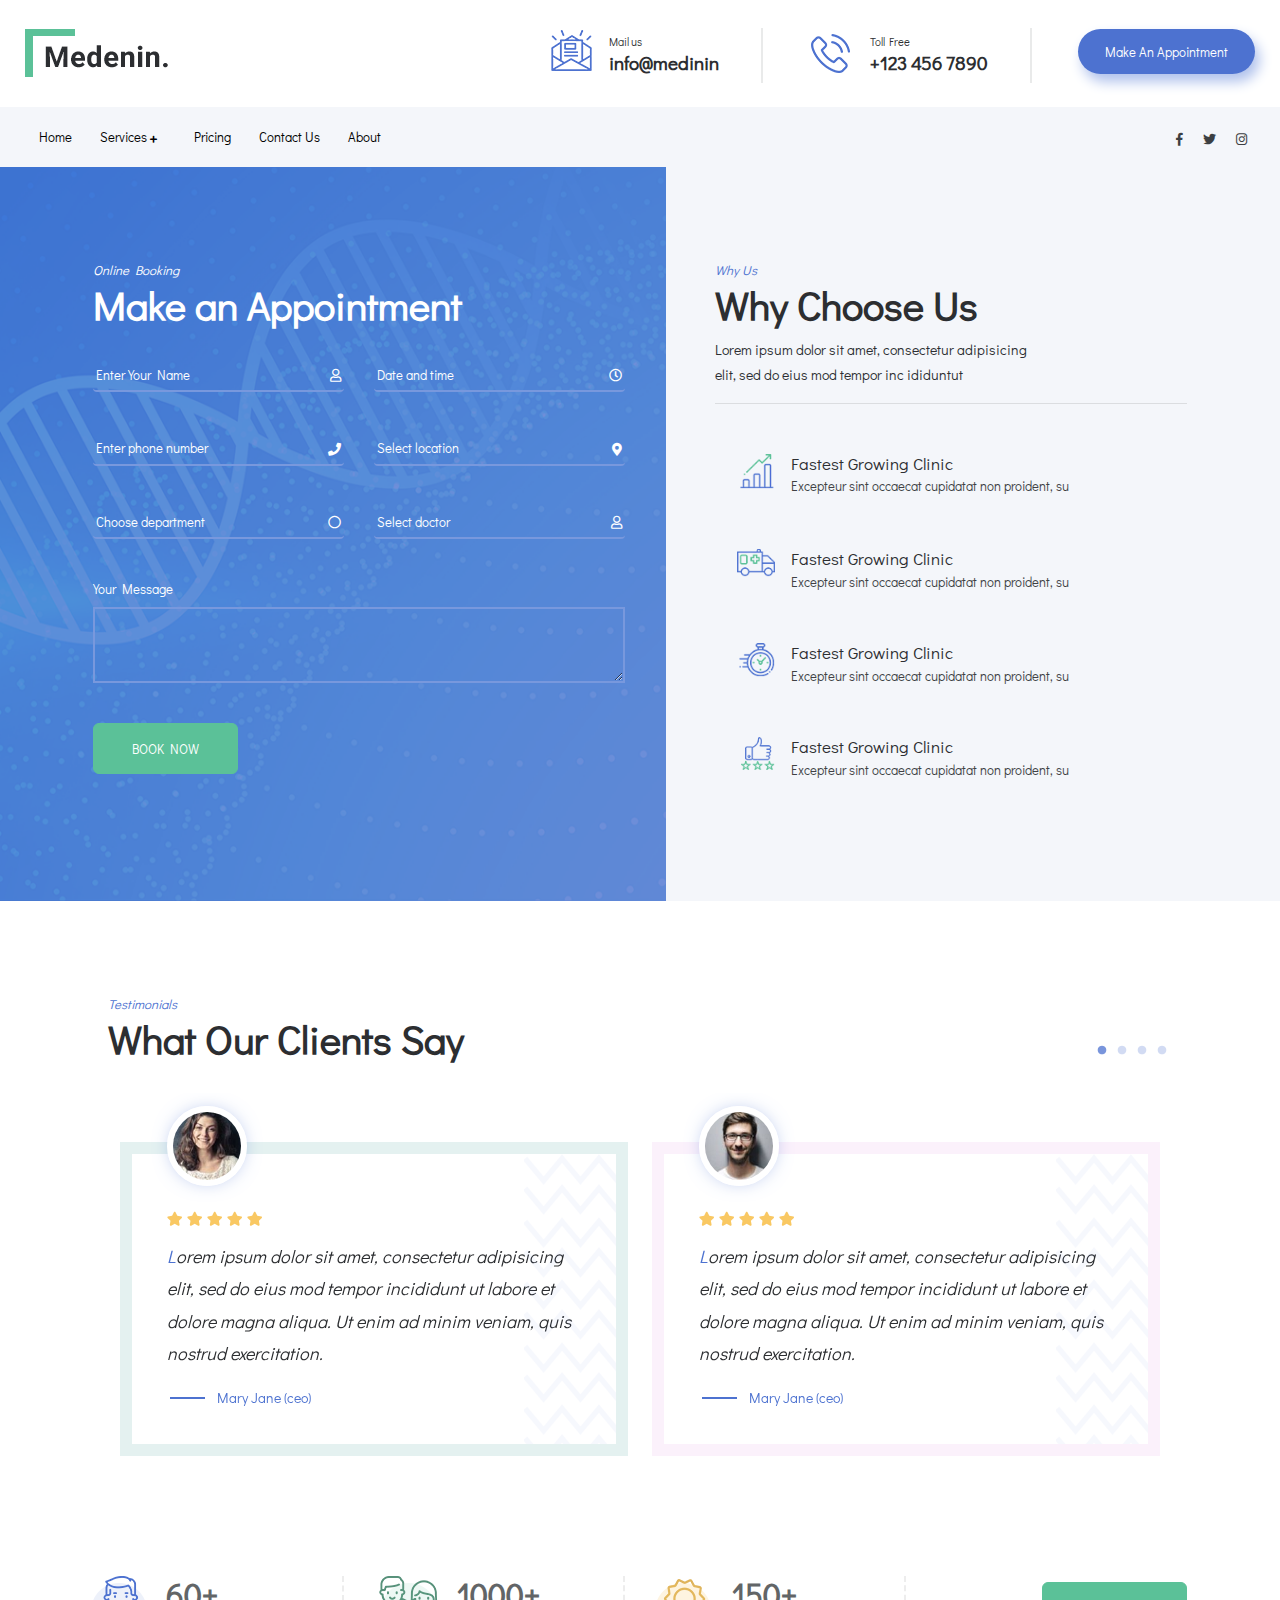
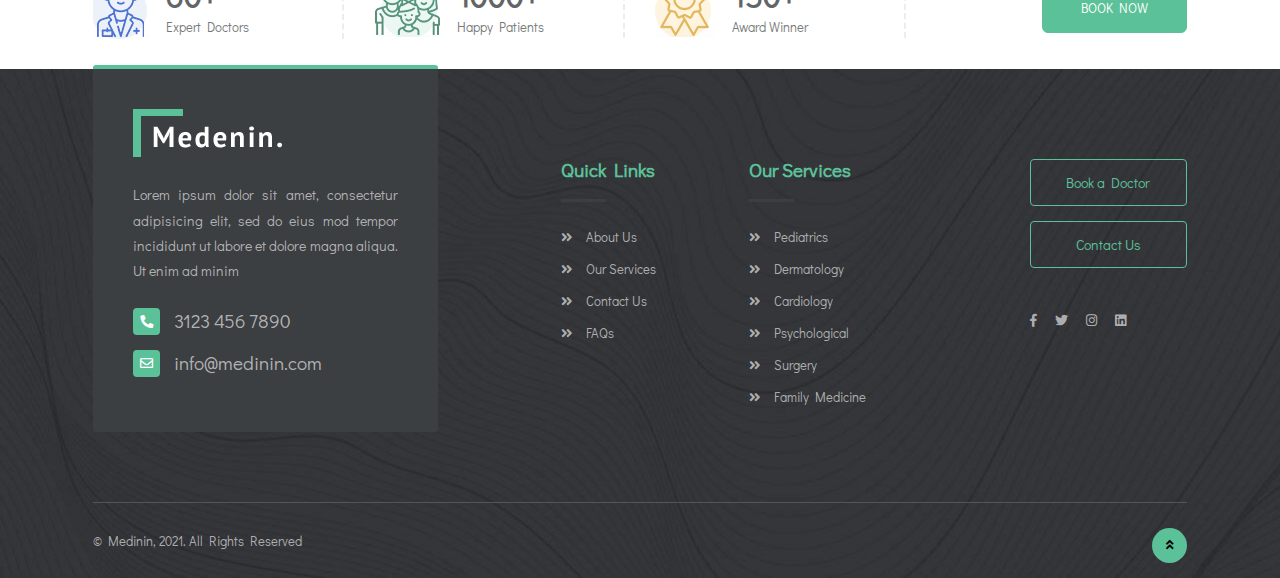
<file: appointment.html>
<!DOCTYPE html>
<html lang="zxx">

<head>
    <meta charset="utf-8">
    <meta name="viewport" content="width=device-width, initial-scale=1, shrink-to-fit=no">
    <link rel="stylesheet" href="assets/css/bootstrap.min.css">
    <link href="https://fonts.googleapis.com/css?family=Didact+Gothic&display=swap" rel="stylesheet">
    <link rel="stylesheet" href="assets/css/all.css">
    <link rel="stylesheet" href="assets/css/slick.css">
    <link rel="stylesheet" href="assets/css/slick-theme.css">
    <link rel="stylesheet" href="assets/css/magnific-popup.css">
    <link rel="stylesheet" href="assets/css/style.css">
    <title>Book An Appointment : : Medinin : : OMZi</title>
</head>

<body>
    <section>
        <div class="container">
            <div class="row">
                <div class="col-md-12">
                    <div class="top-bar">
                        <div class="row">
                            <div class="col-lg-3 col-md-12"><a class="navbar-brand" href="index.html"><img
                                        src="assets/images/logo.png" alt="#"></a></div>
                            <div class="col-md-9 d-flex align-items-end">
                                <ul class="ml-auto">
                                    <li><img src="assets/images/mail-icon.png" alt="#">
                                        <div><span>Mail us</span>
                                            <h4>info@medinin</h4>
                                        </div>
                                    </li>
                                    <li><img src="assets/images/call-icon.png" alt="#">
                                        <div><span>Toll Free</span>
                                            <h4>+123 456 7890</h4>
                                        </div>
                                    </li>
                                    <li class="appointment-btn"><a href="appointment.html" class="btn btn-primary">Make An Appointment</a></li>
                                </ul>
                            </div>
                        </div>
                    </div>
                </div>
            </div>
        </div>
    </section>

    <div class="light nav-big">
        <div class="container">
            <div class="row">
                <div class="col-md-12">
                    <nav class="navbar navbar-expand-lg navbar-light"><button class="navbar-toggler" type="button"
                            data-toggle="collapse" data-target="#navbarSupportedContent"
                            aria-controls="navbarSupportedContent" aria-expanded="false"
                            aria-label="Toggle navigation"><span class="navbar-toggler-icon"></span></button>
                        <div class="collapse navbar-collapse" id="navbarSupportedContent">
                            <ul class="navbar-nav mr-auto">
                                <li class="nav-item"><a class="nav-link" href="/">Home</a></li>
                                <li class="nav-item dropdown"><a class="nav-link dropdown-toggle" href="javascript:;"
                                        id="navbarDropdown1" role="button" data-toggle="dropdown" aria-haspopup="true"
                                        aria-expanded="false">Services <i class="fas fa-plus"></i></a>
                                    <div class="dropdown-menu" aria-labelledby="navbarDropdown"><a class="dropdown-item"
                                            href="services.html">Dental Care</a><a class="dropdown-item"
                                            href="services.html">Cardiology</a><a class="dropdown-item"
                                            href="services.html">Neurology </a><a class="dropdown-item"
                                            href="services.html">Eye Care</a></div>
                                </li>
                                <li class="nav-item"><a class="nav-link" href="pricing.html">Pricing</a></li>
                                <li class="nav-item"><a class="nav-link" href="contact-us.html">Contact Us</a></li>
                                <li class="nav-item"><a class="nav-link" href="about.html">About</a></li>
                            </ul>
                            <ul class="nav-icon-wrap">
                                <li class="nav-item"><a class="nav-link" href="#"><i class="fab fa-facebook-f"></i></a>
                                </li>
                                <li class="nav-item"><a class="nav-link" href="#"><i class="fab fa-twitter"></i></a>
                                </li>
                                <li class="nav-item"><a class="nav-link" href="#"><i class="fab fa-instagram"></i></a>
                                </li>
                            </ul>
                        </div>
                    </nav>
                </div>
            </div>
        </div>
    </div>

    <section class="space background-bg4">
        <div class="container container-custom">
            <div class="row">
                <div class="col-md-12 col-lg-6">
                    <div class="appointment-form_wrap">
                        <div class="heading-style1"><span>Online Booking</span>
                            <h2>Make an Appointment</h2>
                        </div>
                        <form action="#">
                            <div class="row">
                                <div class="col-md-6">
                                    <div class="form-group form-group-cutom"><input type="email"
                                            class="form-control form-custom" placeholder="Enter Your Name"><i
                                            class="far fa-user"></i></div>
                                </div>
                                <div class="col-md-6">
                                    <div class="form-group form-group-cutom"><input type="number"
                                            class="form-control form-custom" placeholder="Date and time"><i
                                            class="far fa-clock"></i></div>
                                </div>
                            </div>
                            <div class="row">
                                <div class="col-md-6">
                                    <div class="form-group form-group-cutom"><input type="number"
                                            class="form-control form-custom" placeholder="Enter phone number"><i
                                            class="fas fa-phone"></i></div>
                                </div>
                                <div class="col-md-6">
                                    <div class="form-group form-group-cutom"><input type="text"
                                            class="form-control form-custom" placeholder="Select location"><i
                                            class="fas fa-map-marker-alt"></i></div>
                                </div>
                            </div>
                            <div class="row">
                                <div class="col-md-6">
                                    <div class="form-group form-group-cutom"><input type="text"
                                            class="form-control form-custom" placeholder="Choose department"><i
                                            class="far fa-circle"></i></div>
                                </div>
                                <div class="col-md-6">
                                    <div class="form-group form-group-cutom"><input type="text"
                                            class="form-control form-custom" placeholder="Select doctor"><i
                                            class="far fa-user"></i></div>
                                </div>
                            </div>
                            <div class="row">
                                <div class="col-md-12">
                                    <div class="form-group form-group-cutom"><label
                                            for="exampleFormControlTextarea1">Your Message</label><textarea
                                            class="form-control" id="exampleFormControlTextarea1" rows="3"></textarea>
                                    </div>
                                </div>
                            </div>
                            <div class="row">
                                <div class="col-md-12"><a href="#" class="btn btn-success">BOOK NOW</a></div>
                            </div>
                        </form>
                    </div>
                </div>
                <div class="col-md-12 col-lg-6">
                    <div class="why-choose_block">
                        <div class="heading-style1"><span>Why Us</span>
                            <h2>Why Choose Us</h2>
                            <p>Lorem ipsum dolor sit amet, consectetur adipisicing <br>elit, sed do eius mod tempor inc
                                ididuntut</p>
                            <hr>
                        </div>
                        <div class="whychoose-wrap"><img src="assets/images/icon1.png" alt="#">
                            <div class="whychoose-text_block">
                                <h4>Fastest Growing Clinic</h4>
                                <p>Excepteur sint occaecat cupidatat non proident, su</p>
                            </div>
                        </div>
                        <div class="whychoose-wrap"><img src="assets/images/icon2.png" alt="#">
                            <div class="whychoose-text_block">
                                <h4>Fastest Growing Clinic</h4>
                                <p>Excepteur sint occaecat cupidatat non proident, su</p>
                            </div>
                        </div>
                        <div class="whychoose-wrap"><img src="assets/images/icon3.png" alt="#">
                            <div class="whychoose-text_block">
                                <h4>Fastest Growing Clinic</h4>
                                <p>Excepteur sint occaecat cupidatat non proident, su</p>
                            </div>
                        </div>
                        <div class="whychoose-wrap"><img src="assets/images/icon4.png" alt="#">
                            <div class="whychoose-text_block">
                                <h4>Fastest Growing Clinic</h4>
                                <p>Excepteur sint occaecat cupidatat non proident, su</p>
                            </div>
                        </div>
                    </div>
                </div>
            </div>
        </div>
    </section>
    <section class="space">
        <div class="container container-custom">
            <div class="col-md-12">
                <div class="heading-style1"><span>Testimonials</span>
                    <h2>What Our Clients Say</h2>
                </div>
                <div class="testi-slider">
                    <div class="testimonial-wrap"><img src="assets/images/testi-img1.jpg" class="img-fluid testi-img-icon"
                            alt="#" />
                        <ul>
                            <li><i class="fas fa-star"></i></li>
                            <li><i class="fas fa-star"></i></li>
                            <li><i class="fas fa-star"></i></li>
                            <li><i class="fas fa-star"></i></li>
                            <li><i class="fas fa-star"></i></li>
                        </ul>
                        <p><span>L</span>orem ipsum dolor sit amet, consectetur adipisicing elit, sed do eius mod tempor
                            incididunt ut labore et dolore magna aliqua. Ut enim ad minim veniam, quis nostrud
                            exercitation. </p><span class="testi-name">Mary Jane (ceo)</span>
                        <div class="testi-styled-bg"><img src="assets/images/testi-side-img_05.png" class="img-fluid"
                                alt="#" /></div>
                    </div>
                    <div class="testimonial-wrap quaternary-br-color"><img src="assets/images/testi-img2.jpg"
                            class="img-fluid testi-img-icon" alt="#" />
                        <ul>
                            <li><i class="fas fa-star"></i></li>
                            <li><i class="fas fa-star"></i></li>
                            <li><i class="fas fa-star"></i></li>
                            <li><i class="fas fa-star"></i></li>
                            <li><i class="fas fa-star"></i></li>
                        </ul>
                        <p><span>L</span>orem ipsum dolor sit amet, consectetur adipisicing elit, sed do eius mod tempor
                            incididunt ut labore et dolore magna aliqua. Ut enim ad minim veniam, quis nostrud
                            exercitation. </p><span class="testi-name">Mary Jane (ceo)</span>
                        <div class="testi-styled-bg"><img src="assets/images/testi-side-img_05.png" class="img-fluid"
                                alt="#" /></div>
                    </div>
                    <div class="testimonial-wrap"><img src="assets/images/testi-img1.jpg" class="img-fluid testi-img-icon"
                            alt="#" />
                        <ul>
                            <li><i class="fas fa-star"></i></li>
                            <li><i class="fas fa-star"></i></li>
                            <li><i class="fas fa-star"></i></li>
                            <li><i class="fas fa-star"></i></li>
                            <li><i class="fas fa-star"></i></li>
                        </ul>
                        <p><span>L</span>orem ipsum dolor sit amet, consectetur adipisicing elit, sed do eius mod tempor
                            incididunt ut labore et dolore magna aliqua. Ut enim ad minim veniam, quis nostrud
                            exercitation. </p><span class="testi-name">Mary Jane (ceo)</span>
                        <div class="testi-styled-bg"><img src="assets/images/testi-side-img_05.png" class="img-fluid"
                                alt="#" /></div>
                    </div>
                    <div class="testimonial-wrap quaternary-br-color"><img src="assets/images/testi-img2.jpg"
                            class="img-fluid testi-img-icon" alt="#" />
                        <ul>
                            <li><i class="fas fa-star"></i></li>
                            <li><i class="fas fa-star"></i></li>
                            <li><i class="fas fa-star"></i></li>
                            <li><i class="fas fa-star"></i></li>
                            <li><i class="fas fa-star"></i></li>
                        </ul>
                        <p><span>L</span>orem ipsum dolor sit amet, consectetur adipisicing elit, sed do eius mod tempor
                            incididunt ut labore et dolore magna aliqua. Ut enim ad minim veniam, quis nostrud
                            exercitation. </p><span class="testi-name">Mary Jane (ceo)</span>
                        <div class="testi-styled-bg"><img src="assets/images/testi-side-img_05.png" class="img-fluid"
                                alt="#" /></div>
                    </div>
                </div>
            </div>
        </div>
    </section>
    <section class="counter">
        <div class="container container-custom">
            <div class="row">
                <div class="col-sm-4 col-md-3 col-lg-3">
                    <div class="counter-block"><img src="assets/images/counter1.png" alt="#">
                        <div class="counter-text">
                            <h2>60+</h2>
                            <p>Expert Doctors</p>
                        </div>
                    </div>
                </div>
                <div class="col-sm-4 col-md-3 col-lg-3">
                    <div class="counter-block"><img src="assets/images/counter2.png" alt="#">
                        <div class="counter-text">
                            <h2>1000+</h2>
                            <p>Happy Patients</p>
                        </div>
                    </div>
                </div>
                <div class="col-sm-4 col-md-3 col-lg-3">
                    <div class="counter-block"><img src="assets/images/counter3.png" alt="#">
                        <div class="counter-text">
                            <h2>150+</h2>
                            <p>Award Winner</p>
                        </div>
                    </div>
                </div>
                <div class="col-sm-12 col-md-3 col-lg-3 d-flex align-items-center justify-content-end">
                    <div class="counter-btn_block"><a href="javascript:;" class="btn btn-success scroll-top">BOOK NOW</a></div>
                </div>
            </div>
        </div>
    </section>

    <footer>
        <div class="container container-custom">
            <div class="row">
                <div class="col-sm-12 col-md-12 col-lg-4">
                    <div class="foot-contact-block"><img src="assets/images/foot-logo.png" class="img-fluid" alt="#" />
                        <p>Lorem ipsum dolor sit amet, consectetur adipisicing elit, sed do eius mod tempor incididunt ut labore et dolore magna aliqua. Ut enim ad minim</p>
                        <a href="tel:31234567890">
                            <h4><i class="fas fa-phone"></i>3123 456 7890</h4>
                        </a>
                        <a href="mailto:info@medinin.com">
                            <h4><i class="far fa-envelope"></i>info@medinin.com</h4>
                        </a>
                    </div>
                </div>
                <div class="col-sm-6 col-md-4 col-lg-2 offset-lg-1">
                    <div class="foot-link-box">
                        <h4>Quick Links</h4>
                        <ul>
                            <li><a href="javascript:;"><i class="fas fa-angle-double-right"></i>About Us</a></li>
                            <li><a href="javascript:;"><i class="fas fa-angle-double-right"></i>Our Services</a></li>
                            <li><a href="javascript:;"><i class="fas fa-angle-double-right"></i>Contact Us</a></li>
                            <li><a href="javascript:;"><i class="fas fa-angle-double-right"></i>FAQs</a></li>
                        </ul>
                    </div>
                </div>
                <div class="col-sm-6 col-md-4 col-lg-2">
                    <div class="foot-link-box">
                        <h4>Our Services</h4>
                        <ul>
                            <li><a href="javascript:;"><i class="fas fa-angle-double-right"></i>Pediatrics</a></li>
                            <li><a href="javascript:;"><i class="fas fa-angle-double-right"></i>Dermatology</a></li>
                            <li><a href="javascript:;"><i class="fas fa-angle-double-right"></i>Cardiology</a></li>
                            <li><a href="javascript:;"><i class="fas fa-angle-double-right"></i>Psychological</a></li>
                            <li><a href="javascript:;"><i class="fas fa-angle-double-right"></i>Surgery</a></li>
                            <li><a href="javascript:;"><i class="fas fa-angle-double-right"></i>Family Medicine</a></li>
                        </ul>
                    </div>
                </div>
                <div class="col-md-4 col-lg-2 offset-lg-1">
                    <div class="foot-link-box footlink-box_btn">
                        <a href="appointment.html" class="btn btn-outline-success">Book a Doctor</a>
                        <a href="contact-us.html" class="btn btn-outline-success">Contact Us</a>

                        <ul>
                            <li><a href="javascript:;"><i class="fab fa-facebook-f"></i></a></li>
                            <li><a href="javascript:;"><i class="fab fa-twitter"></i></a></li>
                            <li><a href="javascript:;"><i class="fab fa-instagram"></i></a></li>
                            <li><a href="javascript:;"><i class="fab fa-linkedin"></i></a></li>
                        </ul>
                    </div>
                </div>
            </div>
            <div class="row">
                <div class="col-md-12">
                    <div class="copyright">
                        <p>&copy; Medinin, 2021. All Rights Reserved</p>
                        <a href="javascript:;" id="scroll"><i class="fas fa-angle-double-up"></i></a>
                    </div>
                </div>
            </div>
        </div>
    </footer>

    <script src="assets/js/jquery-3.5.1.min.js"></script>
    <script src="assets/js/popper.min.js"></script>
    <script src="assets/js/bootstrap.min.js"></script>
    <script src="assets/js/slick.min.js"></script>
    <script src="assets/js/jquery.magnific-popup.min.js"></script>
    <script src="assets/js/script.js"></script>
</body>

</html>
</file>
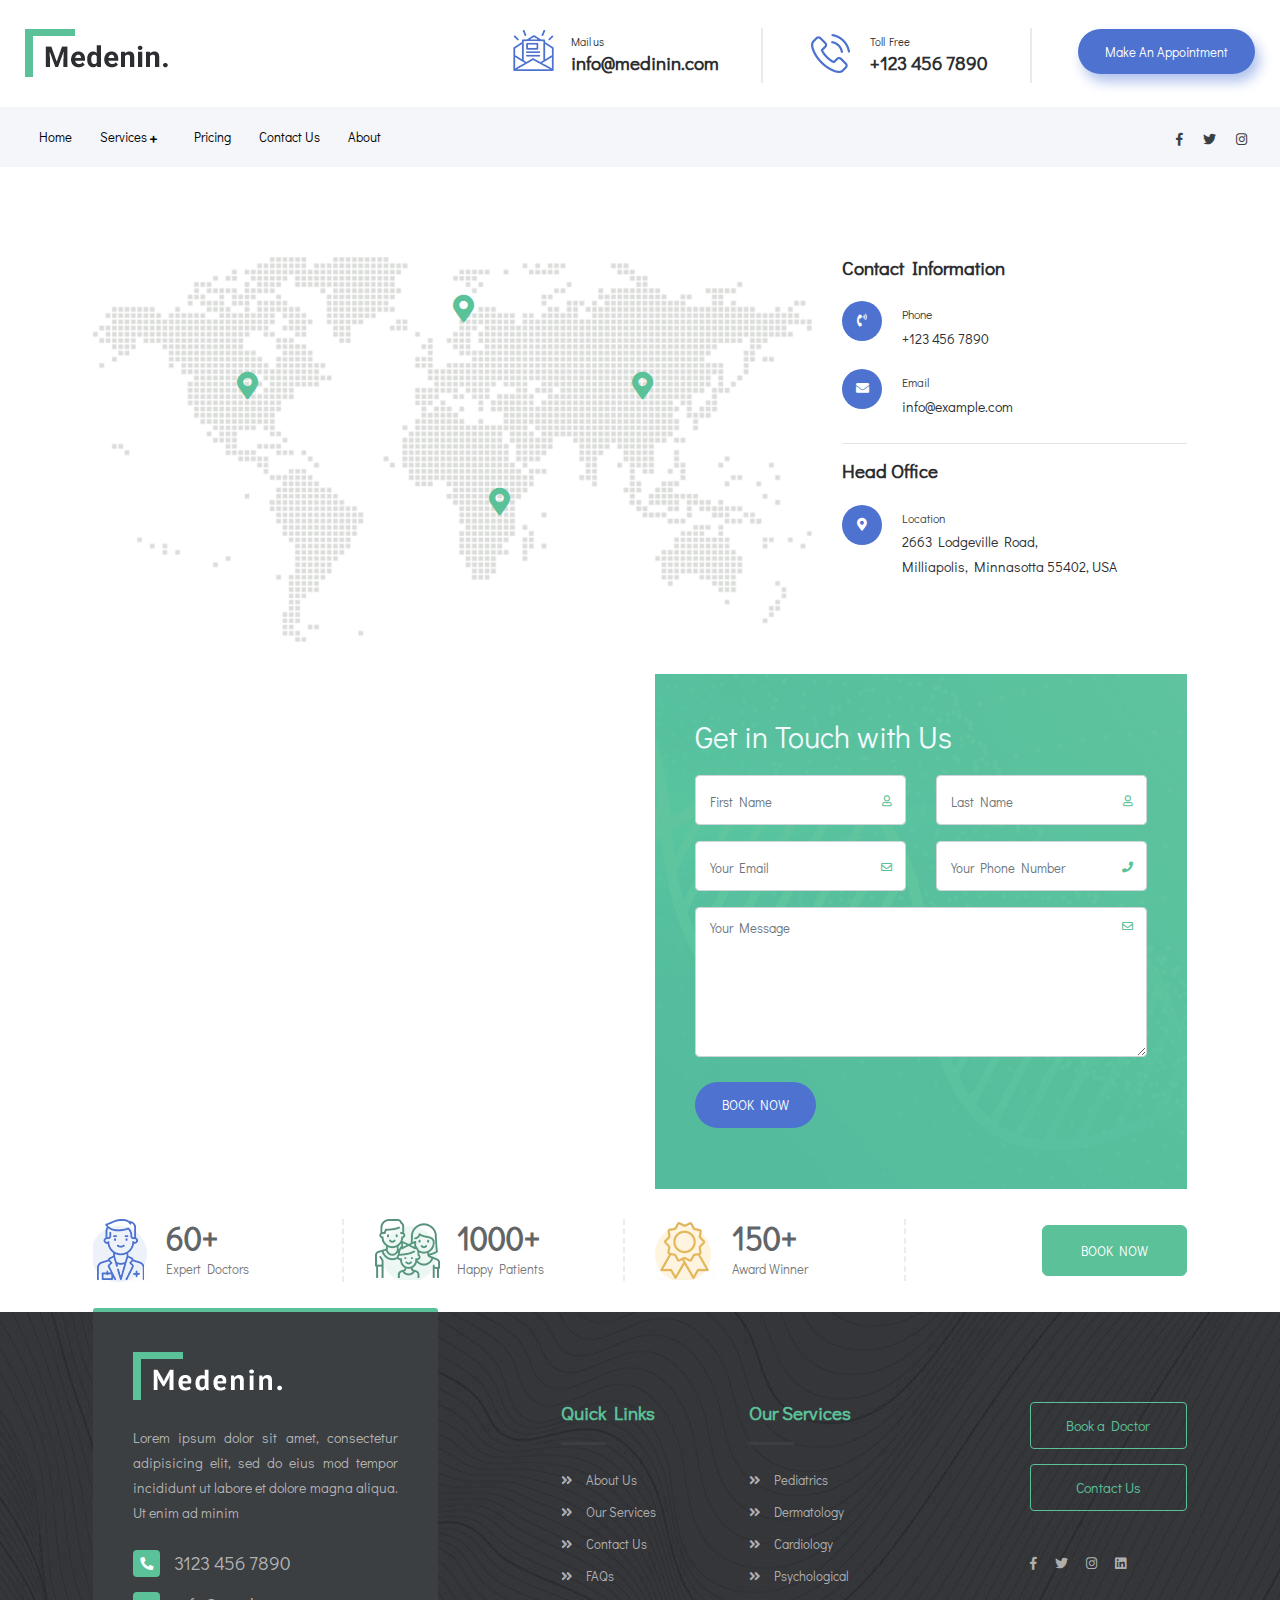
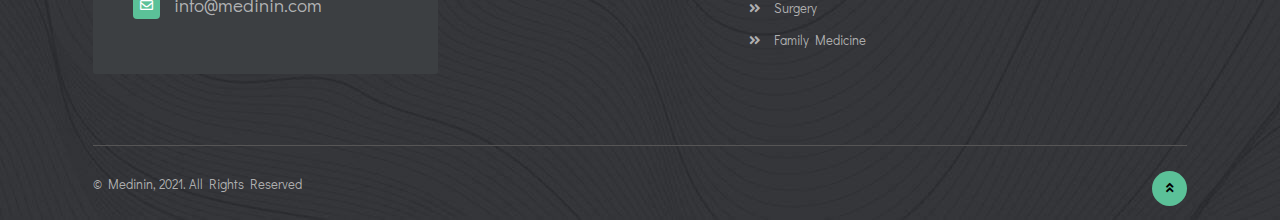
<file: contact-us.html>
<!DOCTYPE html>
<html lang="en">

<head>
    <meta charset="utf-8">
    <meta name="viewport" content="width=device-width, initial-scale=1, shrink-to-fit=no">
    <link rel="stylesheet" href="assets/css/bootstrap.min.css">
    <link href="https://fonts.googleapis.com/css?family=Didact+Gothic&display=swap" rel="stylesheet">
    <link rel="stylesheet" href="assets/css/all.css">
    <link rel="stylesheet" href="assets/css/style.css">
    <title>Contact Us : : Medinin : : OMZi</title>
</head>

<body>
    <section>
        <div class="container">
            <div class="row">
                <div class="col-md-12">
                    <div class="top-bar">
                        <div class="row">
                            <div class="col-lg-3 col-md-12"><a class="navbar-brand" href="index.html"><img
                                        src="assets/images/logo.png" alt="#"></a></div>
                            <div class="col-md-9 d-flex align-items-end">
                                <ul class="ml-auto">
                                    <li><img src="assets/images/mail-icon.png" alt="#">
                                        <div><span>Mail us</span>
                                            <h4>info@medinin.com</h4>
                                        </div>
                                    </li>
                                    <li><img src="assets/images/call-icon.png" alt="#">
                                        <div><span>Toll Free</span>
                                            <h4>+123 456 7890</h4>
                                        </div>
                                    </li>
                                    <li class="appointment-btn"><a href="appointment.html" class="btn btn-primary">Make An Appointment</a></li>
                                </ul>
                            </div>
                        </div>
                    </div>
                </div>
            </div>
        </div>
    </section>

    <div class="light nav-big">
        <div class="container">
            <div class="row">
                <div class="col-md-12">
                    <nav class="navbar navbar-expand-lg navbar-light"><button class="navbar-toggler" type="button"
                            data-toggle="collapse" data-target="#navbarSupportedContent"
                            aria-controls="navbarSupportedContent" aria-expanded="false"
                            aria-label="Toggle navigation"><span class="navbar-toggler-icon"></span></button>
                        <div class="collapse navbar-collapse" id="navbarSupportedContent">
                            <ul class="navbar-nav mr-auto">
                                <li class="nav-item"><a class="nav-link" href="/">Home</a></li>
                                <li class="nav-item dropdown"><a class="nav-link dropdown-toggle" href="javascript:;"
                                        id="navbarDropdown1" role="button" data-toggle="dropdown" aria-haspopup="true"
                                        aria-expanded="false">Services <i class="fas fa-plus"></i></a>
                                    <div class="dropdown-menu" aria-labelledby="navbarDropdown"><a class="dropdown-item"
                                            href="services.html">Dental Care</a><a class="dropdown-item"
                                            href="services.html">Cardiology</a><a class="dropdown-item"
                                            href="services.html">Neurology </a><a class="dropdown-item"
                                            href="services.html">Eye Care</a></div>
                                </li>
                                <li class="nav-item"><a class="nav-link" href="pricing.html">Pricing</a></li>
                                <li class="nav-item"><a class="nav-link" href="contact-us.html">Contact Us</a></li>
                                <li class="nav-item"><a class="nav-link" href="about.html">About</a></li>
                            </ul>
                            <ul class="nav-icon-wrap">
                                <li class="nav-item"><a class="nav-link" href="#"><i class="fab fa-facebook-f"></i></a>
                                </li>
                                <li class="nav-item"><a class="nav-link" href="#"><i class="fab fa-twitter"></i></a>
                                </li>
                                <li class="nav-item"><a class="nav-link" href="#"><i class="fab fa-instagram"></i></a>
                                </li>
                            </ul>
                        </div>
                    </nav>
                </div>
            </div>
        </div>
    </div>

    <section class="space">
        <div class="container container-custom""><div class=" row">
            <div class="col-md-8">
                <div class="map-img-wrap"><img src="assets/images/contact-map.png" class="img-fluid" alt="#">
                    <ul>
                        <li><i class="fas fa-map-marker-alt"></i></li>
                        <li><i class="fas fa-map-marker-alt"></i></li>
                        <li><i class="fas fa-map-marker-alt"></i></li>
                        <li><i class="fas fa-map-marker-alt"></i></li>
                    </ul>
                </div>
            </div>
            <div class="col-md-4">
                <div class="contact-box">
                    <div class="contact-title">
                        <h4>Contact Information</h4><i class="fas fa-phone-volume"></i>
                        <div class="contact-title_icon">
                            <p>Phone</p>
                            <h6>+123 456 7890</h6>
                        </div>
                    </div>
                    <div class="contact-title"><i class="fas fa-envelope"></i>
                        <div class="contact-title_icon">
                            <p>Email</p>
                            <h6>info@example.com</h6>
                        </div>
                    </div>
                    <hr>
                </div>
                <div class="contact-box">
                    <div class="contact-title">
                        <h4>Head Office</h4><i class="fas fa-map-marker-alt"></i>
                        <div class="contact-title_icon">
                            <p>Location</p>
                            <h6>2663 Lodgeville Road, <br>Milliapolis, Minnasotta 55402, USA</h6>
                        </div>
                    </div>
                </div>
            </div>
        </div>
        </div>
    </section>
    <section><iframe width="100%" height="450" id="gmap_canvas"
            src="https://maps.google.com/maps?q=university%20of%20san%20francisco&t=&z=13&ie=UTF8&iwloc=&output=embed"
            frameborder="0" scrolling="no" marginheight="0" marginwidth="0"></iframe>
        <div class="container container-custom">
            <div class="row">
                <div class="col-md-7 offset-md-5 col-lg-6 offset-lg-6">
                    <div class="get-in-touch"><img src="assets/images/contact-form-bg.png" class="img-fluid get-in-bg" alt="#">
                        <h3>Get in Touch with Us</h3>
                        <form id="form">
                            <input type="hidden" name="apikey" value="c952c8b7-0218-41db-a452-40058f7fbfd7">
                            <div class="row">
                                <div class="col-md-6">
                                    <div class="form-group"><input type="text" class="form-control" name="first name"
                                            placeholder="First Name" required><i class="far fa-user"></i></div>
                                </div>
                                <div class="col-md-6">
                                    <div class="form-group"><input type="text" class="form-control" name="last name"
                                            placeholder="Last Name" required><i class="far fa-user"></i></div>
                                </div>
                            </div>
                            <div class="row">
                                <div class="col-md-6">
                                    <div class="form-group"><input type="email" class="form-control"
                                            name="email address" placeholder="Your Email" required><i
                                            class="far fa-envelope"></i></div>
                                </div>
                                <div class="col-md-6">
                                    <div class="form-group"><input type="number" class="form-control"
                                            name="phone number" placeholder="Your Phone Number" required><i
                                            class="fas fa-phone"></i></div>
                                </div>
                            </div>
                            <div class="row">
                                <div class="col-md-12">
                                    <div class="form-group textarea-icon"><textarea class="form-control" name="message"
                                            required placeholder="Your Message" id="" rows="3"></textarea><i
                                            class="far fa-envelope"></i><button type="submit"
                                            class="btn btn-primary">BOOK NOW</button></div>
                                </div>
                            </div>
                            <div id="result" class="text-white"></div>
                        </form>
                    </div>
                </div>
            </div>
        </div>
    </section>
    <section class="counter">
        <div class="container container-custom">
            <div class="row">
                <div class="col-sm-4 col-md-3 col-lg-3">
                    <div class="counter-block"><img src="assets/images/counter1.png" alt="#">
                        <div class="counter-text">
                            <h2>60+</h2>
                            <p>Expert Doctors</p>
                        </div>
                    </div>
                </div>
                <div class="col-sm-4 col-md-3 col-lg-3">
                    <div class="counter-block"><img src="assets/images/counter2.png" alt="#">
                        <div class="counter-text">
                            <h2>1000+</h2>
                            <p>Happy Patients</p>
                        </div>
                    </div>
                </div>
                <div class="col-sm-4 col-md-3 col-lg-3">
                    <div class="counter-block"><img src="assets/images/counter3.png" alt="#">
                        <div class="counter-text">
                            <h2>150+</h2>
                            <p>Award Winner</p>
                        </div>
                    </div>
                </div>
                <div class="col-sm-12 col-md-3 col-lg-3 d-flex align-items-center justify-content-end">
                    <div class="counter-btn_block"><a href="appointment.html" class="btn btn-success">BOOK NOW</a></div>
                </div>
            </div>
        </div>
    </section>

    <footer>
        <div class="container container-custom">
            <div class="row">
                <div class="col-sm-12 col-md-12 col-lg-4">
                    <div class="foot-contact-block"><img src="assets/images/foot-logo.png" class="img-fluid" alt="#" />
                        <p>Lorem ipsum dolor sit amet, consectetur adipisicing elit, sed do eius mod tempor incididunt
                            ut labore et dolore magna aliqua. Ut enim ad minim</p>
                        <a href="tel:31234567890">
                            <h4><i class="fas fa-phone"></i>3123 456 7890</h4>
                        </a>
                        <a href="mailto:info@medinin.com">
                            <h4><i class="far fa-envelope"></i>info@medinin.com</h4>
                        </a>
                    </div>
                </div>
                <div class="col-sm-6 col-md-4 col-lg-2 offset-lg-1">
                    <div class="foot-link-box">
                        <h4>Quick Links</h4>
                        <ul>
                            <li><a href="javascript:;"><i class="fas fa-angle-double-right"></i>About Us</a></li>
                            <li><a href="javascript:;"><i class="fas fa-angle-double-right"></i>Our Services</a></li>
                            <li><a href="javascript:;"><i class="fas fa-angle-double-right"></i>Contact Us</a></li>
                            <li><a href="javascript:;"><i class="fas fa-angle-double-right"></i>FAQs</a></li>
                        </ul>
                    </div>
                </div>
                <div class="col-sm-6 col-md-4 col-lg-2">
                    <div class="foot-link-box">
                        <h4>Our Services</h4>
                        <ul>
                            <li><a href="javascript:;"><i class="fas fa-angle-double-right"></i>Pediatrics</a></li>
                            <li><a href="javascript:;"><i class="fas fa-angle-double-right"></i>Dermatology</a></li>
                            <li><a href="javascript:;"><i class="fas fa-angle-double-right"></i>Cardiology</a></li>
                            <li><a href="javascript:;"><i class="fas fa-angle-double-right"></i>Psychological</a></li>
                            <li><a href="javascript:;"><i class="fas fa-angle-double-right"></i>Surgery</a></li>
                            <li><a href="javascript:;"><i class="fas fa-angle-double-right"></i>Family Medicine</a></li>
                        </ul>
                    </div>
                </div>
                <div class="col-md-4 col-lg-2 offset-lg-1">
                    <div class="foot-link-box footlink-box_btn">
                        <a href="appointment.html" class="btn btn-outline-success">Book a Doctor</a>
                        <a href="contact-us.html" class="btn btn-outline-success">Contact Us</a>

                        <ul>
                            <li><a href="javascript:;"><i class="fab fa-facebook-f"></i></a></li>
                            <li><a href="javascript:;"><i class="fab fa-twitter"></i></a></li>
                            <li><a href="javascript:;"><i class="fab fa-instagram"></i></a></li>
                            <li><a href="javascript:;"><i class="fab fa-linkedin"></i></a></li>
                        </ul>
                    </div>
                </div>
            </div>
            <div class="row">
                <div class="col-md-12">
                    <div class="copyright">
                        <p>&copy; Medinin, 2021. All Rights Reserved</p>
                        <a href="javascript:;" id="scroll"><i class="fas fa-angle-double-up"></i></a>
                    </div>
                </div>
            </div>
        </div>
    </footer>

    <script src="assets/js/jquery-3.5.1.min.js"></script>
    <script src="assets/js/popper.min.js"></script>
    <script src="assets/js/bootstrap.min.js"></script>
    <script src="assets/js/script.js"></script>
</body>

</html>
</file>
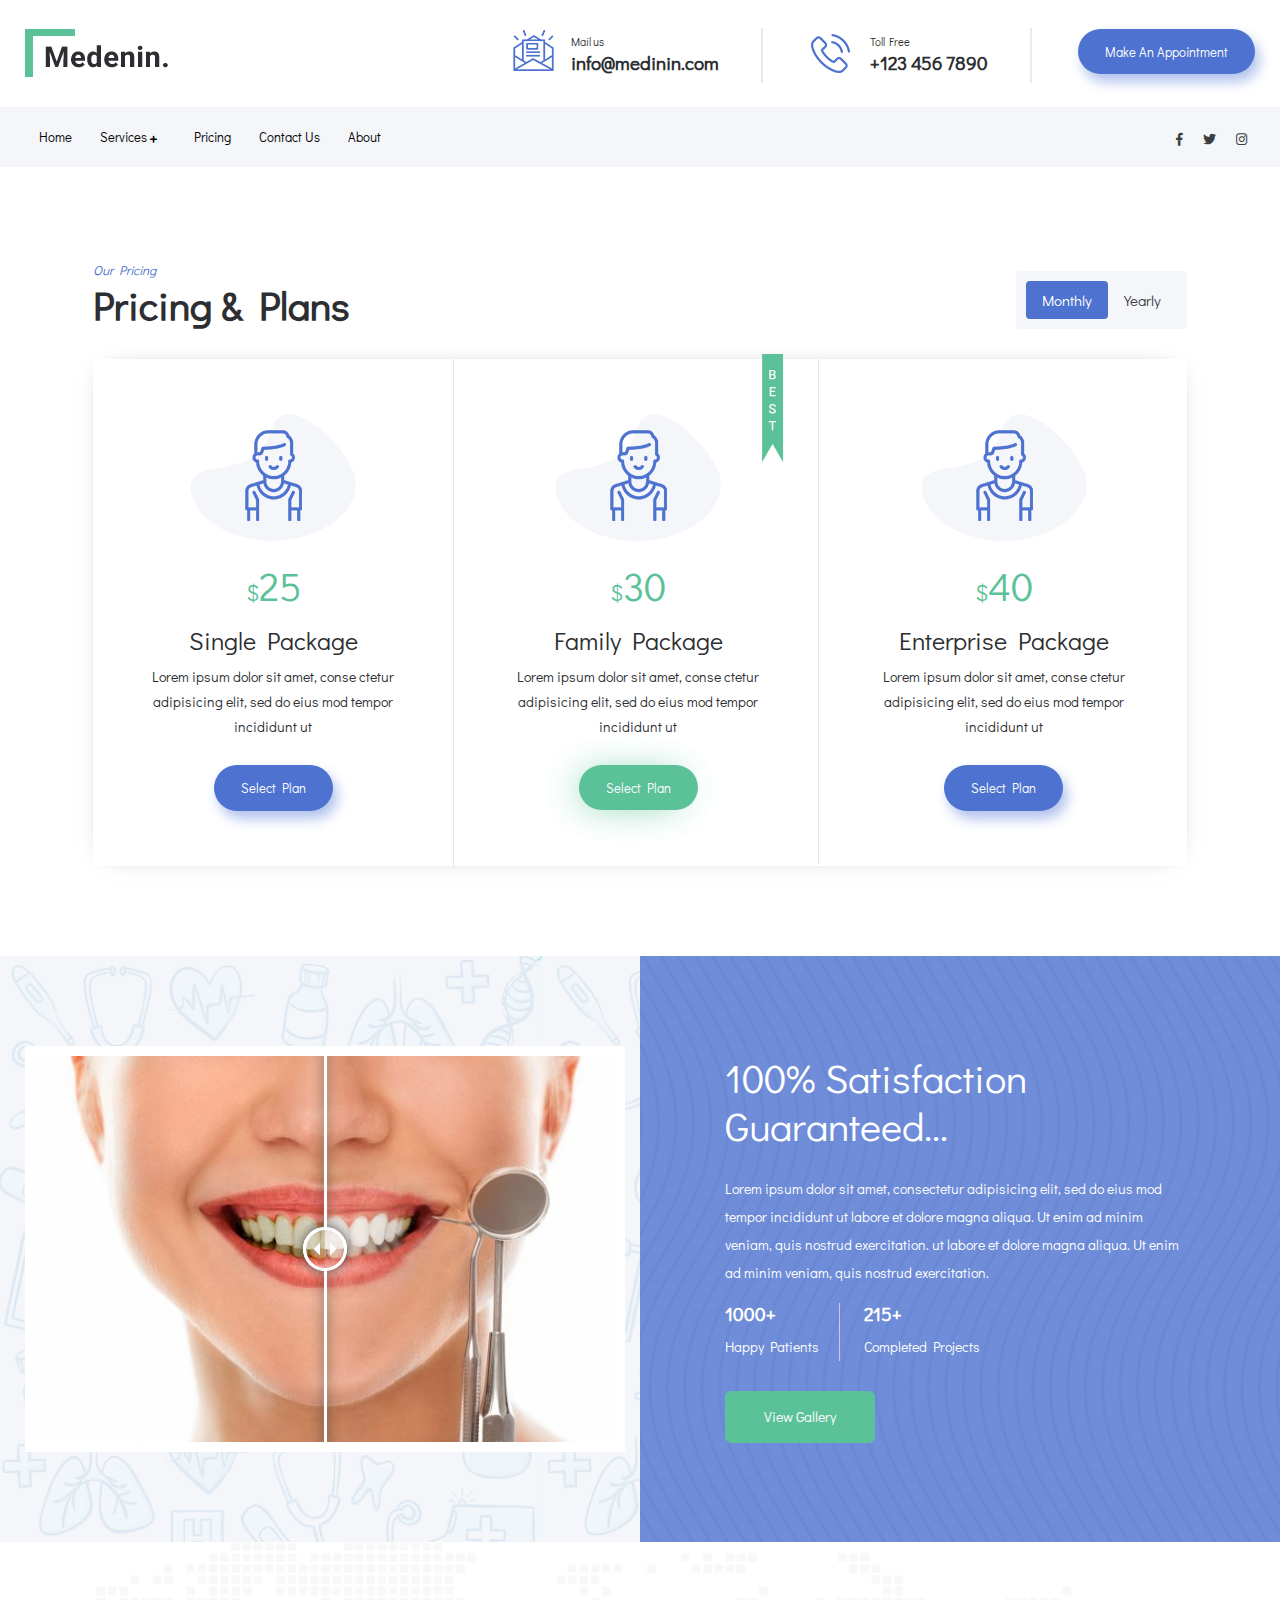
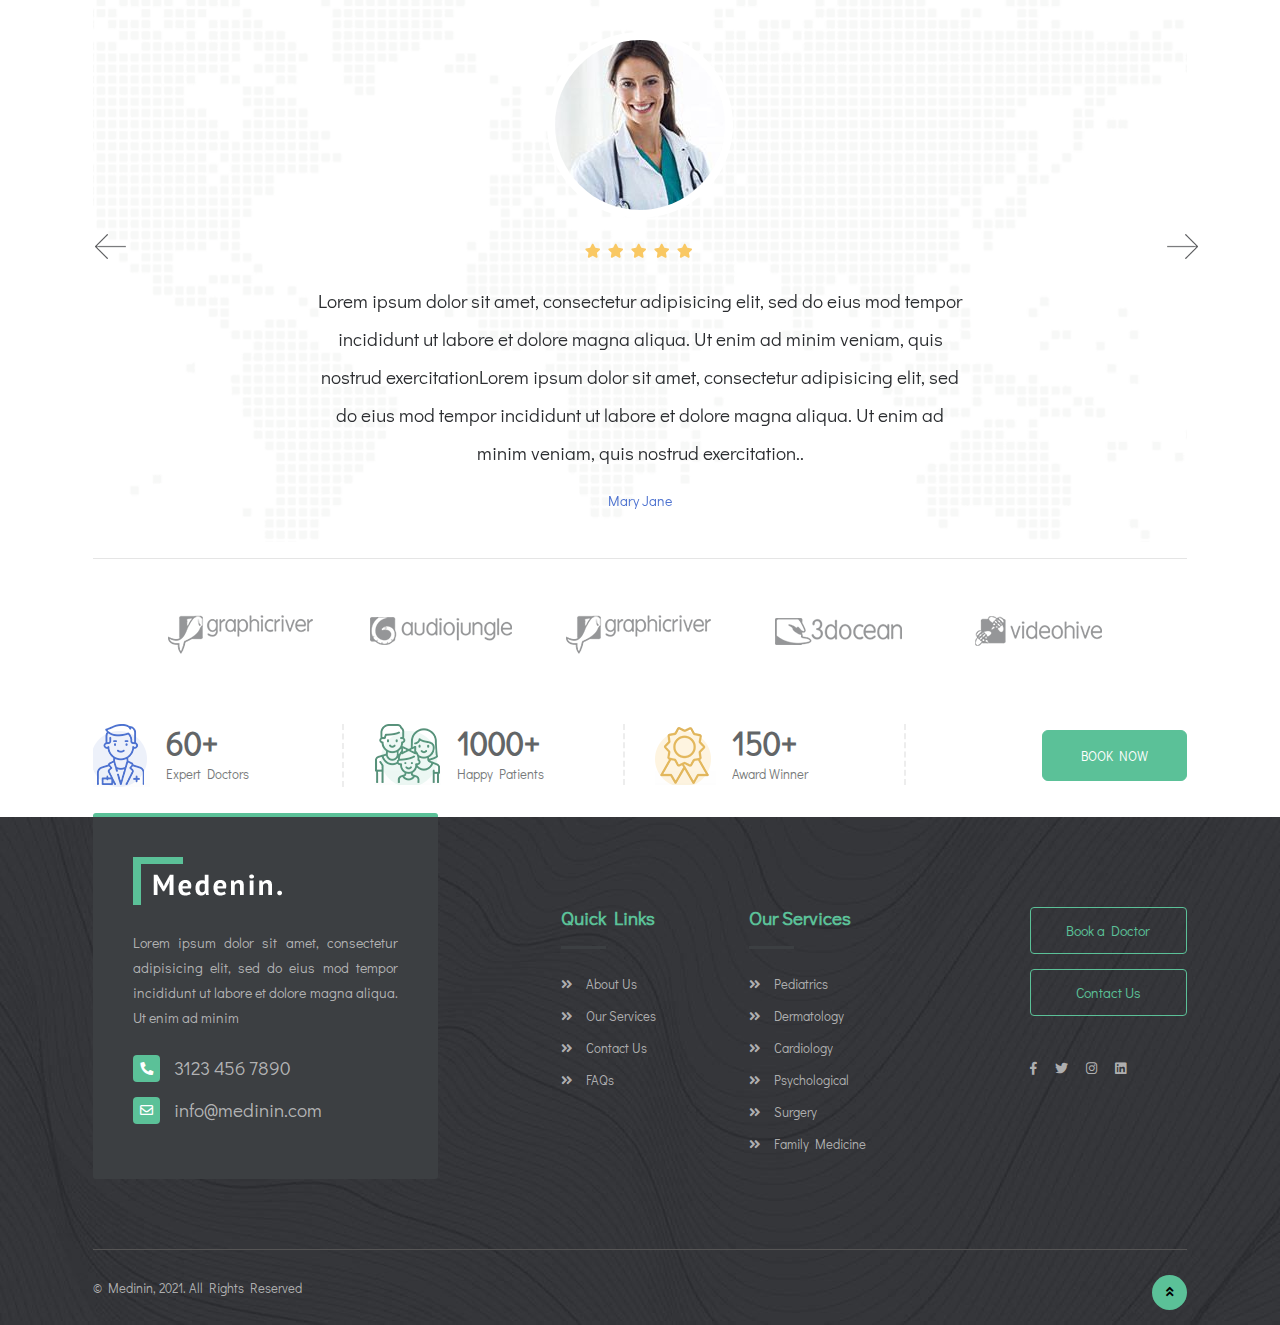
<file: pricing.html>
<!DOCTYPE html>
<html lang="en-NG">

<head>
    <meta charset="utf-8">
    <meta name="viewport" content="width=device-width, initial-scale=1, shrink-to-fit=no">
    <link rel="stylesheet" href="assets/css/bootstrap.min.css">
    <link href="https://fonts.googleapis.com/css?family=Didact+Gothic&display=swap" rel="stylesheet">
    <link rel="stylesheet" href="assets/css/all.css">
    <link rel="stylesheet" href="assets/css/slick.css">
    <link rel="stylesheet" href="assets/css/slick-theme.css">
    <link rel="stylesheet" href="assets/css/twentytwenty.css">
    <link rel="stylesheet" href="assets/css/twentytwenty-no-compass.css">
    <link rel="stylesheet" href="assets/css/style.css">
    <title>Pricing : : Medinin : : OMZi</title>
</head>

<body>
    <section>
        <div class="container">
            <div class="row">
                <div class="col-md-12">
                    <div class="top-bar">
                        <div class="row">
                            <div class="col-lg-3 col-md-12"><a class="navbar-brand" href="index.html"><img
                                        src="assets/images/logo.png" alt="#"></a></div>
                            <div class="col-md-9 d-flex align-items-end">
                                <ul class="ml-auto">
                                    <li><img src="assets/images/mail-icon.png" alt="#">
                                        <div><span>Mail us</span>
                                            <h4>info@medinin.com</h4>
                                        </div>
                                    </li>
                                    <li><img src="assets/images/call-icon.png" alt="#">
                                        <div><span>Toll Free</span>
                                            <h4>+123 456 7890</h4>
                                        </div>
                                    </li>
                                    <li class="appointment-btn"><a href="appointment.html" class="btn btn-primary">Make An Appointment</a>
                                    </li>
                                </ul>
                            </div>
                        </div>
                    </div>
                </div>
            </div>
        </div>
    </section>

    <div class="light nav-big">
        <div class="container">
            <div class="row">
                <div class="col-md-12">
                    <nav class="navbar navbar-expand-lg navbar-light"><button class="navbar-toggler" type="button"
                            data-toggle="collapse" data-target="#navbarSupportedContent"
                            aria-controls="navbarSupportedContent" aria-expanded="false"
                            aria-label="Toggle navigation"><span class="navbar-toggler-icon"></span></button>
                        <div class="collapse navbar-collapse" id="navbarSupportedContent">
                            <ul class="navbar-nav mr-auto">
                                <li class="nav-item"><a class="nav-link" href="/">Home</a></li>
                                <li class="nav-item dropdown"><a class="nav-link dropdown-toggle" href="javascript:;"
                                        id="navbarDropdown1" role="button" data-toggle="dropdown" aria-haspopup="true"
                                        aria-expanded="false">Services <i class="fas fa-plus"></i></a>
                                    <div class="dropdown-menu" aria-labelledby="navbarDropdown"><a class="dropdown-item"
                                            href="services.html">Dental Care</a><a class="dropdown-item"
                                            href="services.html">Cardiology</a><a class="dropdown-item"
                                            href="services.html">Neurology </a><a class="dropdown-item"
                                            href="services.html">Eye Care</a></div>
                                </li>
                                <li class="nav-item"><a class="nav-link" href="pricing.html">Pricing</a></li>
                                <li class="nav-item"><a class="nav-link" href="contact-us.html">Contact Us</a></li>
                                <li class="nav-item"><a class="nav-link" href="about.html">About</a></li>
                            </ul>
                            <ul class="nav-icon-wrap">
                                <li class="nav-item"><a class="nav-link" href="javascript:;"><i class="fab fa-facebook-f"></i></a>
                                </li>
                                <li class="nav-item"><a class="nav-link" href="javascript:;"><i class="fab fa-twitter"></i></a>
                                </li>
                                <li class="nav-item"><a class="nav-link" href="javascript:;"><i class="fab fa-instagram"></i></a>
                                </li>
                            </ul>
                        </div>
                    </nav>
                </div>
            </div>
        </div>
    </div>
    
    <section class="space">
        <div class="container container-custom">
            <div class="row">
                <div class="col-md-6">
                    <div class="heading-style1">
                        <span>Our Pricing</span>
                        <h2>Pricing & Plans</h2>
                    </div>
                </div>
                <div class="col-md-6">
                    <div class="pricing-tab">
                        <ul class="nav nav-pills" id="pills-tab" role="tablist">
                            <li class="nav-item"><a class="nav-link active" id="monthly-tab" data-toggle="pill"
                                    href="#monthly" role="tab" aria-controls="monthly"
                                    aria-selected="true">Monthly</a></li>
                            <li class="nav-item"><a class="nav-link" id="yearly-tab" data-toggle="pill"
                                    href="#yearly" role="tab" aria-controls="yearly"
                                    aria-selected="false">Yearly</a></li>
                        </ul>
                    </div>
                </div>
            </div>
            <div class="row">
                <div class="col-md-12">
                    <div class="tab-content" id="pills-tabContent">
                        <div class="tab-pane fade show active" id="monthly" role="tabpanel"
                            aria-labelledby="monthly-tab">
                            <ul class="pricing">
                                <li><img src="assets/images/pricing-icon1.png" class="img-fluid" alt="#">
                                    <h2><span>$</span>25</h2>
                                    <h3>Single Package</h3>
                                    <p>Lorem ipsum dolor sit amet, conse ctetur adipisicing elit, sed do eius mod tempor
                                        incididunt ut</p><a href="javascript:;" class="btn btn-primary">Select Plan</a>
                                </li>
                                <li class="pricing-middle"><img src="assets/images/pricing-icon1.png" class="img-fluid"
                                        alt="#">
                                    <h2><span>$</span>30</h2>
                                    <h3>Family Package</h3>
                                    <p>Lorem ipsum dolor sit amet, conse ctetur adipisicing elit, sed do eius mod tempor
                                        incididunt ut</p><a href="javascript:;" class="btn btn-success">Select Plan</a>
                                    <div class="pricing-badge"><img src="assets/images/pricing-badge.png" alt="#"></div>
                                </li>
                                <li><img src="assets/images/pricing-icon1.png" class="img-fluid" alt="#">
                                    <h2><span>$</span>40</h2>
                                    <h3>Enterprise Package</h3>
                                    <p>Lorem ipsum dolor sit amet, conse ctetur adipisicing elit, sed do eius mod tempor
                                        incididunt ut</p><a href="javascript:;" class="btn btn-primary">Select Plan</a>
                                </li>
                            </ul>
                        </div>
                        <div class="tab-pane fade" id="yearly" role="tabpanel"
                            aria-labelledby="yearly-tab">
                            <ul class="pricing">
                                <li><img src="assets/images/pricing-icon1.png" class="img-fluid" alt="#">
                                    <h2><span>$</span>300</h2>
                                    <h3>Single Package</h3>
                                    <p>Lorem ipsum dolor sit amet, conse ctetur adipisicing elit, sed do eius mod tempor
                                        incididunt ut</p><a href="javascript:;" class="btn btn-primary">Select Plan</a>
                                </li>
                                <li class="pricing-middle"><img src="assets/images/pricing-icon1.png" class="img-fluid"
                                        alt="#">
                                    <h2><span>$</span>360</h2>
                                    <h3>Family Package</h3>
                                    <p>Lorem ipsum dolor sit amet, conse ctetur adipisicing elit, sed do eius mod tempor
                                        incididunt ut</p><a href="javascript:;" class="btn btn-success">Select Plan</a>
                                    <div class="pricing-badge"><img src="assets/images/pricing-badge.png" alt="#"></div>
                                </li>
                                <li><img src="assets/images/pricing-icon1.png" class="img-fluid" alt="#">
                                    <h2><span>$</span>480</h2>
                                    <h3>Enterprise Package</h3>
                                    <p>Lorem ipsum dolor sit amet, conse ctetur adipisicing elit, sed do eius mod tempor
                                        incididunt ut</p><a href="javascript:;" class="btn btn-primary">Select Plan</a>
                                </li>
                            </ul>
                        </div>
                    </div>
                </div>
            </div>
        </div>
    </section>

    <section class="pricing-bg space">
        <div class="container">
            <div class="row d-flex align-items-center">
                <div class="col-md-6">
                    <div class="twentytwenty-wrapper twentytwenty-horizontal">
                        <div class="twentytwenty-container pricing-img-wrap" style="height: 322.828px;"><img
                                src="assets/images/pricing-img1.jpg" class="img-fluid w-100 twentytwenty-before" alt="#"
                                style="clip: rect(0px, 339.5px, 322.828px, 0px);"><img src="assets/images/pricing-img.jpg"
                                class="img-fluid w-100 twentytwenty-after" alt="#"
                                style="clip: rect(0px, 485px, 322.828px, 339.5px);">
                            <div class="twentytwenty-overlay">
                                <div class="twentytwenty-before-label" data-content="Before"></div>
                                <div class="twentytwenty-after-label" data-content="After"></div>
                            </div>
                            <div class="twentytwenty-handle" style="left: 339.5px;"><span
                                    class="twentytwenty-left-arrow"></span><span
                                    class="twentytwenty-right-arrow"></span></div>
                        </div>
                    </div>
                </div>
                <div class="col-md-6">
                    <div class="pricing-text-wrap">
                        <div class="stylish-heading">
                            <h2>100% Satisfaction Guaranteed... </h2>
                        </div>
                        <p>Lorem ipsum dolor sit amet, consectetur adipisicing elit, sed do eius mod tempor incididunt
                            ut labore et dolore magna aliqua. Ut enim ad minim veniam, quis nostrud exercitation. ut
                            labore et dolore magna aliqua. Ut enim ad minim veniam, quis nostrud exercitation.</p>
                        <div class="pricing-view_block">
                            <div class="pricing-view">
                                <h4>1000+</h4>
                                <p>Happy Patients</p>
                            </div>
                            <div class="pricing-view">
                                <h4>215+</h4>
                                <p>Completed Projects</p>
                            </div>
                        </div><a href="javascript:;" class="btn btn-success">View Gallery</a>
                    </div>
                </div>
            </div>
        </div>
    </section>
    <div>
        <div class="container container-custom">
            <div class="row">
                <div class="col-md-12">
                    <div class="testi-slider-style2">
                        <div class="testimonial-style2"><img src="assets/images/doctors-img1.jpg" alt="#">
                            <ul>
                                <li><i class="fas fa-star"></i></li>
                                <li><i class="fas fa-star"></i></li>
                                <li><i class="fas fa-star"></i></li>
                                <li><i class="fas fa-star"></i></li>
                                <li><i class="fas fa-star"></i></li>
                            </ul>
                            <p>Lorem ipsum dolor sit amet, consectetur adipisicing elit, sed do eius mod tempor
                                incididunt ut labore et dolore magna aliqua. Ut enim ad minim veniam, quis nostrud
                                exercitationLorem ipsum dolor sit amet, consectetur adipisicing elit, sed do eius mod
                                tempor incididunt ut labore et dolore magna aliqua. Ut enim ad minim veniam, quis
                                nostrud exercitation..</p><span>Mary Jane</span>
                        </div>
                        <div class="testimonial-style2"><img src="assets/images/doctors-img1.jpg" alt="#">
                            <ul>
                                <li><i class="fas fa-star"></i></li>
                                <li><i class="fas fa-star"></i></li>
                                <li><i class="fas fa-star"></i></li>
                                <li><i class="fas fa-star"></i></li>
                                <li><i class="fas fa-star"></i></li>
                            </ul>
                            <p>Lorem ipsum dolor sit amet, consectetur adipisicing elit, sed do eius mod tempor
                                incididunt ut labore et dolore magna aliqua. Ut enim ad minim veniam, quis nostrud
                                exercitationLorem ipsum dolor sit amet, consectetur adipisicing elit, sed do eius mod
                                tempor incididunt ut labore et dolore magna aliqua. Ut enim ad minim veniam, quis
                                nostrud exercitation..</p><span>Mary Jane</span>
                        </div>
                        <div class="testimonial-style2"><img src="assets/images/doctors-img1.jpg" alt="#">
                            <ul>
                                <li><i class="fas fa-star"></i></li>
                                <li><i class="fas fa-star"></i></li>
                                <li><i class="fas fa-star"></i></li>
                                <li><i class="fas fa-star"></i></li>
                                <li><i class="fas fa-star"></i></li>
                            </ul>
                            <p>Lorem ipsum dolor sit amet, consectetur adipisicing elit, sed do eius mod tempor
                                incididunt ut labore et dolore magna aliqua. Ut enim ad minim veniam, quis nostrud
                                exercitationLorem ipsum dolor sit amet, consectetur adipisicing elit, sed do eius mod
                                tempor incididunt ut labore et dolore magna aliqua. Ut enim ad minim veniam, quis
                                nostrud exercitation..</p><span>Mary Jane</span>
                        </div>
                        <div class="testimonial-style2"><img src="assets/images/doctors-img1.jpg" alt="#">
                            <ul>
                                <li><i class="fas fa-star"></i></li>
                                <li><i class="fas fa-star"></i></li>
                                <li><i class="fas fa-star"></i></li>
                                <li><i class="fas fa-star"></i></li>
                                <li><i class="fas fa-star"></i></li>
                            </ul>
                            <p>Lorem ipsum dolor sit amet, consectetur adipisicing elit, sed do eius mod tempor
                                incididunt ut labore et dolore magna aliqua. Ut enim ad minim veniam, quis nostrud
                                exercitationLorem ipsum dolor sit amet, consectetur adipisicing elit, sed do eius mod
                                tempor incididunt ut labore et dolore magna aliqua. Ut enim ad minim veniam, quis
                                nostrud exercitation..</p><span>Mary Jane</span>
                        </div>
                        <div class="testimonial-style2"><img src="assets/images/doctors-img1.jpg" alt="#">
                            <ul>
                                <li><i class="fas fa-star"></i></li>
                                <li><i class="fas fa-star"></i></li>
                                <li><i class="fas fa-star"></i></li>
                                <li><i class="fas fa-star"></i></li>
                                <li><i class="fas fa-star"></i></li>
                            </ul>
                            <p>Lorem ipsum dolor sit amet, consectetur adipisicing elit, sed do eius mod tempor
                                incididunt ut labore et dolore magna aliqua. Ut enim ad minim veniam, quis nostrud
                                exercitationLorem ipsum dolor sit amet, consectetur adipisicing elit, sed do eius mod
                                tempor incididunt ut labore et dolore magna aliqua. Ut enim ad minim veniam, quis
                                nostrud exercitation..</p><span>Mary Jane</span>
                        </div>
                    </div>
                    <hr>
                    <div class="testi-slider-style2-nav">
                        <div><img src="assets/images/client-logo1.png" class="img-fluid" alt="#"></div>
                        <div><img src="assets/images/client-logo2.png" class="img-fluid" alt="#"></div>
                        <div><img src="assets/images/client-logo1.png" class="img-fluid" alt="#"></div>
                        <div><img src="assets/images/client-logo4.png" class="img-fluid" alt="#"></div>
                        <div><img src="assets/images/client-logo5.png" class="img-fluid" alt="#"></div>
                    </div>
                </div>
            </div>
        </div>
    </div>
    <section class="counter">
        <div class="container container-custom">
            <div class="row">
                <div class="col-sm-4 col-md-3 col-lg-3">
                    <div class="counter-block"><img src="assets/images/counter1.png" alt="#">
                        <div class="counter-text">
                            <h2>60+</h2>
                            <p>Expert Doctors</p>
                        </div>
                    </div>
                </div>
                <div class="col-sm-4 col-md-3 col-lg-3">
                    <div class="counter-block"><img src="assets/images/counter2.png" alt="#">
                        <div class="counter-text">
                            <h2>1000+</h2>
                            <p>Happy Patients</p>
                        </div>
                    </div>
                </div>
                <div class="col-sm-4 col-md-3 col-lg-3">
                    <div class="counter-block"><img src="assets/images/counter3.png" alt="#">
                        <div class="counter-text">
                            <h2>150+</h2>
                            <p>Award Winner</p>
                        </div>
                    </div>
                </div>
                <div class="col-sm-12 col-md-3 col-lg-3 d-flex align-items-center justify-content-end">
                    <div class="counter-btn_block"><a href="appointment.html" class="btn btn-success">BOOK NOW</a></div>
                </div>
            </div>
        </div>
    </section>
    
    <footer>
        <div class="container container-custom">
            <div class="row">
                <div class="col-sm-12 col-md-12 col-lg-4">
                    <div class="foot-contact-block"><img src="assets/images/foot-logo.png" class="img-fluid" alt="#" />
                        <p>Lorem ipsum dolor sit amet, consectetur adipisicing elit, sed do eius mod tempor incididunt ut labore et dolore magna aliqua. Ut enim ad minim</p>
                        <a href="tel:31234567890">
                            <h4><i class="fas fa-phone"></i>3123 456 7890</h4>
                        </a>
                        <a href="mailto:info@medinin.com">
                            <h4><i class="far fa-envelope"></i>info@medinin.com</h4>
                        </a>
                    </div>
                </div>
                <div class="col-sm-6 col-md-4 col-lg-2 offset-lg-1">
                    <div class="foot-link-box">
                        <h4>Quick Links</h4>
                        <ul>
                            <li><a href="javascript:;"><i class="fas fa-angle-double-right"></i>About Us</a></li>
                            <li><a href="javascript:;"><i class="fas fa-angle-double-right"></i>Our Services</a></li>
                            <li><a href="javascript:;"><i class="fas fa-angle-double-right"></i>Contact Us</a></li>
                            <li><a href="javascript:;"><i class="fas fa-angle-double-right"></i>FAQs</a></li>
                        </ul>
                    </div>
                </div>
                <div class="col-sm-6 col-md-4 col-lg-2">
                    <div class="foot-link-box">
                        <h4>Our Services</h4>
                        <ul>
                            <li><a href="javascript:;"><i class="fas fa-angle-double-right"></i>Pediatrics</a></li>
                            <li><a href="javascript:;"><i class="fas fa-angle-double-right"></i>Dermatology</a></li>
                            <li><a href="javascript:;"><i class="fas fa-angle-double-right"></i>Cardiology</a></li>
                            <li><a href="javascript:;"><i class="fas fa-angle-double-right"></i>Psychological</a></li>
                            <li><a href="javascript:;"><i class="fas fa-angle-double-right"></i>Surgery</a></li>
                            <li><a href="javascript:;"><i class="fas fa-angle-double-right"></i>Family Medicine</a></li>
                        </ul>
                    </div>
                </div>
                <div class="col-md-4 col-lg-2 offset-lg-1">
                    <div class="foot-link-box footlink-box_btn">
                        <a href="appointment.html" class="btn btn-outline-success">Book a Doctor</a>
                        <a href="contact-us.html" class="btn btn-outline-success">Contact Us</a>

                        <ul>
                            <li><a href="javascript:;"><i class="fab fa-facebook-f"></i></a></li>
                            <li><a href="javascript:;"><i class="fab fa-twitter"></i></a></li>
                            <li><a href="javascript:;"><i class="fab fa-instagram"></i></a></li>
                            <li><a href="javascript:;"><i class="fab fa-linkedin"></i></a></li>
                        </ul>
                    </div>
                </div>
            </div>
            <div class="row">
                <div class="col-md-12">
                    <div class="copyright">
                        <p>&copy; Medinin, 2021. All Rights Reserved</p>
                        <a href="javascript:;" id="scroll"><i class="fas fa-angle-double-up"></i></a>
                    </div>
                </div>
            </div>
        </div>
    </footer>

    <script src="assets/js/jquery-3.5.1.min.js"></script>
    <script src="assets/js/popper.min.js"></script>
    <script src="assets/js/bootstrap.min.js"></script>
    <script src="assets/js/slick.min.js"></script>
    <script src="assets/js/jquery.event.move.js"></script>
    <script src="assets/js/jquery.twentytwenty.js"></script>
    <script src="assets/js/script.js"></script>
</body>

</html>
</file>
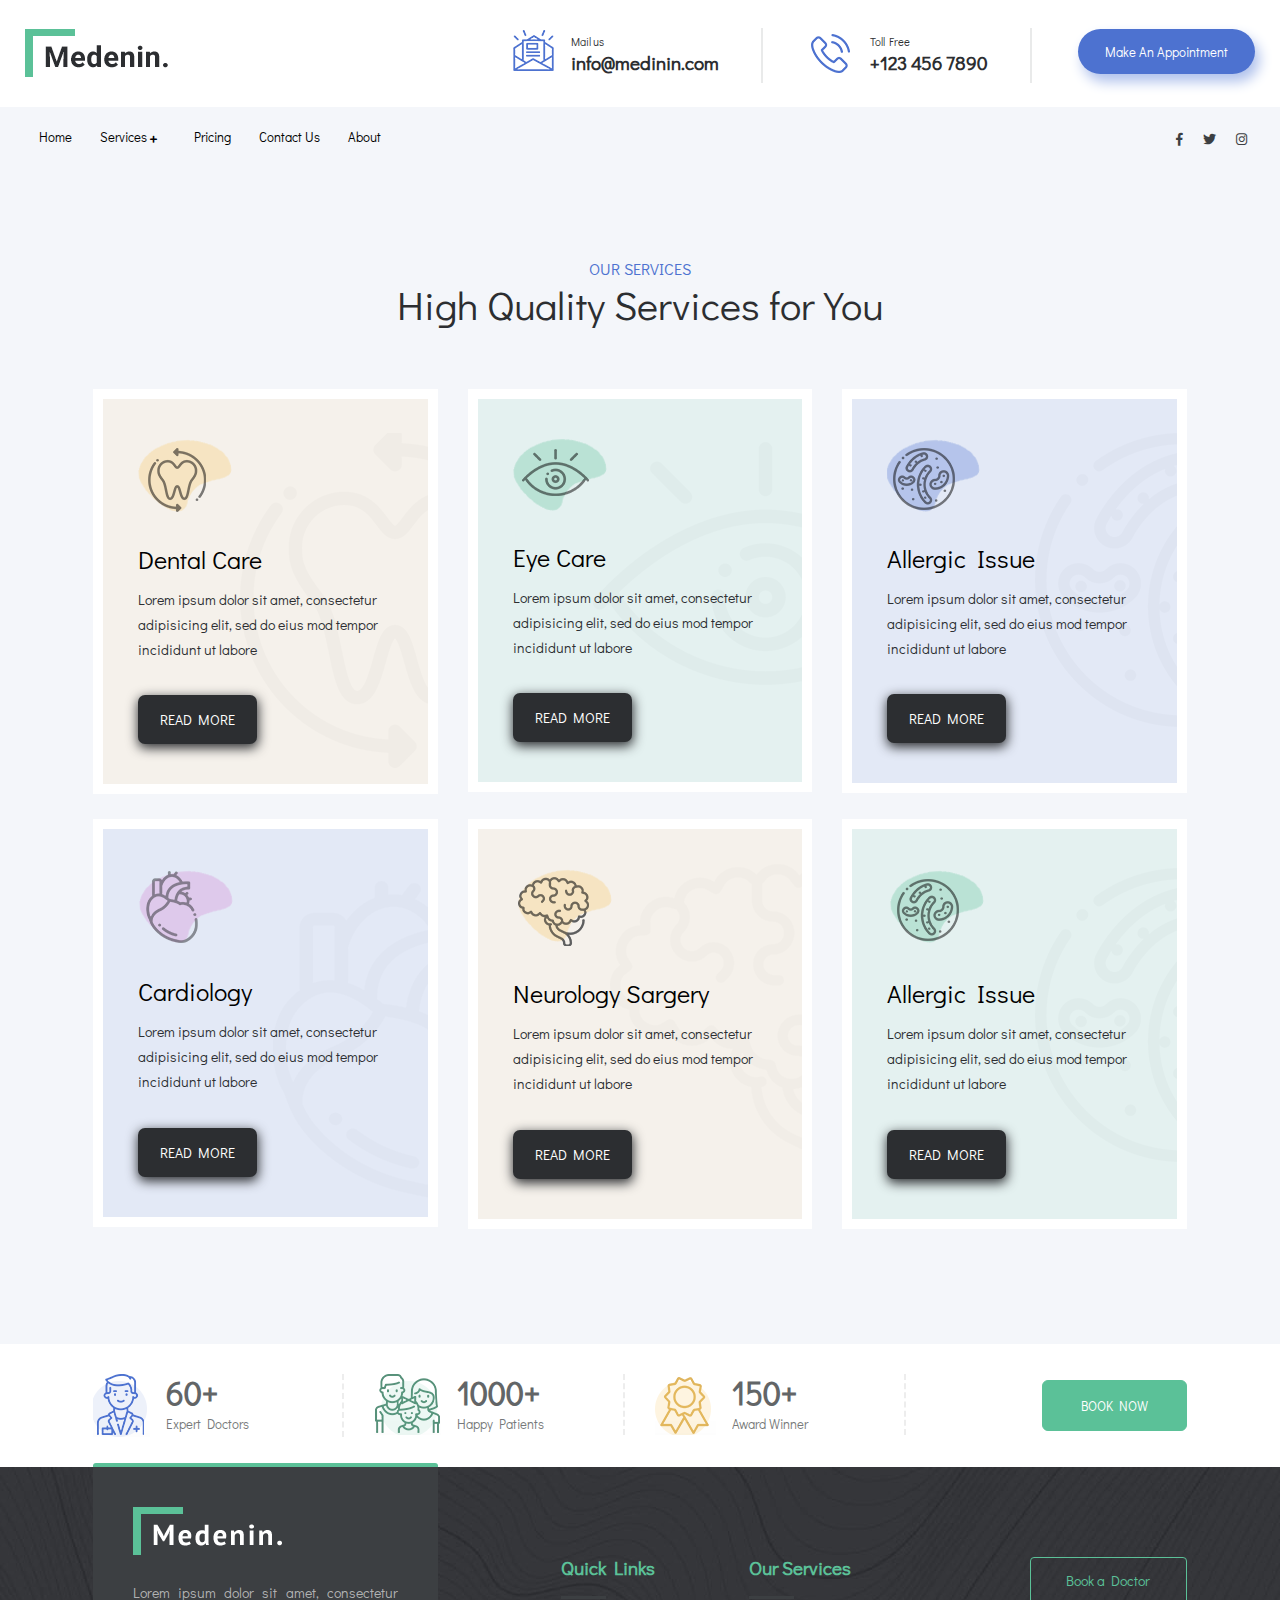
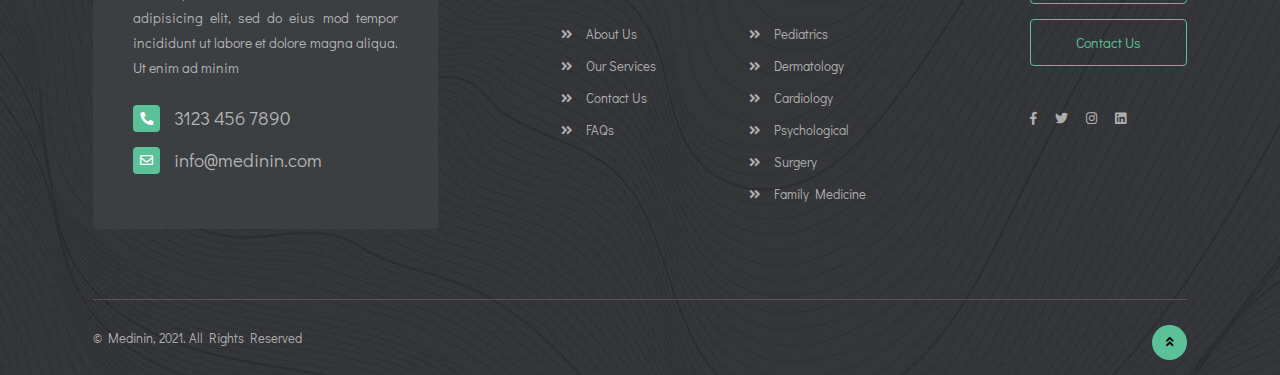
<file: services.html>
<!doctype html>
<html lang="zxx">

<head>
    <meta charset="utf-8">
    <meta name="viewport" content="width=device-width, initial-scale=1, shrink-to-fit=no">
    <link rel="stylesheet" href="assets/css/bootstrap.min.css">
    <link href="https://fonts.googleapis.com/css?family=Didact+Gothic&display=swap" rel="stylesheet">
    <link rel="stylesheet" href="assets/css/all.css">
    <link rel="stylesheet" href="assets/css/slick.css">
    <link rel="stylesheet" href="assets/css/slick-theme.css">
    <link rel="stylesheet" href="assets/css/style.css">
    <title>Our Services : : Medinin : : OMZi</title>
</head>

<body>
    <section>
        <div class="container">
            <div class="row">
                <div class="col-md-12">
                    <div class="top-bar">
                        <div class="row">
                            <div class="col-lg-3 col-md-12"><a class="navbar-brand" href="index.html"><img
                                        src="assets/images/logo.png" alt="#"></a></div>
                            <div class="col-md-9 d-flex align-items-end">
                                <ul class="ml-auto">
                                    <li><img src="assets/images/mail-icon.png" alt="#">
                                        <div><span>Mail us</span>
                                            <h4>info@medinin.com</h4>
                                        </div>
                                    </li>
                                    <li><img src="assets/images/call-icon.png" alt="#">
                                        <div><span>Toll Free</span>
                                            <h4>+123 456 7890</h4>
                                        </div>
                                    </li>
                                    <li class="appointment-btn"><a href="appointment.html" class="btn btn-primary">Make An Appointment</a>
                                    </li>
                                </ul>
                            </div>
                        </div>
                    </div>
                </div>
            </div>
        </div>
    </section>

    <div class="light nav-big">
        <div class="container">
            <div class="row">
                <div class="col-md-12">
                    <nav class="navbar navbar-expand-lg navbar-light"><button class="navbar-toggler" type="button"
                            data-toggle="collapse" data-target="#navbarSupportedContent"
                            aria-controls="navbarSupportedContent" aria-expanded="false"
                            aria-label="Toggle navigation"><span class="navbar-toggler-icon"></span></button>
                        <div class="collapse navbar-collapse" id="navbarSupportedContent">
                            <ul class="navbar-nav mr-auto">
                                <li class="nav-item"><a class="nav-link" href="/">Home</a></li>
                                <li class="nav-item dropdown"><a class="nav-link dropdown-toggle" href="javascript:;"
                                        id="navbarDropdown1" role="button" data-toggle="dropdown" aria-haspopup="true"
                                        aria-expanded="false">Services <i class="fas fa-plus"></i></a>
                                    <div class="dropdown-menu" aria-labelledby="navbarDropdown"><a class="dropdown-item"
                                            href="services.html">Dental Care</a><a class="dropdown-item"
                                            href="services.html">Cardiology</a><a class="dropdown-item"
                                            href="services.html">Neurology </a><a class="dropdown-item"
                                            href="services.html">Eye Care</a></div>
                                </li>
                                <li class="nav-item"><a class="nav-link" href="pricing.html">Pricing</a></li>
                                <li class="nav-item"><a class="nav-link" href="contact-us.html">Contact Us</a></li>
                                <li class="nav-item"><a class="nav-link" href="about.html">About</a></li>
                            </ul>
                            <ul class="nav-icon-wrap">
                                <li class="nav-item"><a class="nav-link" href="javascript:;"><i class="fab fa-facebook-f"></i></a>
                                </li>
                                <li class="nav-item"><a class="nav-link" href="javascript:;"><i class="fab fa-twitter"></i></a>
                                </li>
                                <li class="nav-item"><a class="nav-link" href="javascript:;"><i class="fab fa-instagram"></i></a>
                                </li>
                            </ul>
                        </div>
                    </nav>
                </div>
            </div>
        </div>
    </div>
    
    <section class="space light">
        <div class="container container-custom">
            <div class="row">
                <div class="col-md-12">
                    <div class="sub-title_center">
                        <span>OUR SERVICES</span>
                        <h2>High Quality Services for You</h2>
                    </div>
                </div>
            </div>
            <div class="row">
                <div class="col-md-4">
                    <div class="service-block yellow"><img src="assets/images/service-icon1.png" alt="#">
                        <h3>Dental Care</h3>
                        <p>Lorem ipsum dolor sit amet, consectetur adipisicing elit, sed do eius mod tempor incididunt
                            ut labore </p><a href="javascriot:;" class="btn btn-dark">READ MORE</a>
                        <div class="service-bg-icon"><img src="assets/images/services-bg1.png" class="img-fluid" alt="#"></div>
                    </div>
                </div>
                <div class="col-md-4">
                    <div class="service-block green"><img src="assets/images/service-icon2.png" alt="#">
                        <h3>Eye Care</h3>
                        <p>Lorem ipsum dolor sit amet, consectetur adipisicing elit, sed do eius mod tempor incididunt
                            ut labore </p><a href="javascriot:;" class="btn btn-dark">READ MORE</a>
                        <div class="service-bg-icon"><img src="assets/images/services-bg2.png" class="img-fluid" alt="#"></div>
                    </div>
                </div>
                <div class="col-md-4">
                    <div class="service-block blue"><img src="assets/images/service-icon3.png" alt="#">
                        <h3>Allergic Issue</h3>
                        <p>Lorem ipsum dolor sit amet, consectetur adipisicing elit, sed do eius mod tempor incididunt
                            ut labore </p><a href="javascriot:;" class="btn btn-dark">READ MORE</a>
                        <div class="service-bg-icon"><img src="assets/images/services-bg3.png" class="img-fluid" alt="#"></div>
                    </div>
                </div>
            </div>
            <div class="row">
                <div class="col-md-4">
                    <div class="service-block blue"><img src="assets/images/service-icon4.png" alt="#">
                        <h3>Cardiology</h3>
                        <p>Lorem ipsum dolor sit amet, consectetur adipisicing elit, sed do eius mod tempor incididunt
                            ut labore </p><a href="javascriot:;" class="btn btn-dark">READ MORE</a>
                        <div class="service-bg-icon"><img src="assets/images/services-bg4.png" class="img-fluid" alt="#"></div>
                    </div>
                </div>
                <div class="col-md-4">
                    <div class="service-block yellow"><img src="assets/images/service-icon5.png" alt="#">
                        <h3>Neurology Sargery</h3>
                        <p>Lorem ipsum dolor sit amet, consectetur adipisicing elit, sed do eius mod tempor incididunt
                            ut labore </p><a href="javascriot:;" class="btn btn-dark">READ MORE</a>
                        <div class="service-bg-icon"><img src="assets/images/services-bg5.png" class="img-fluid" alt="#"></div>
                    </div>
                </div>
                <div class="col-md-4">
                    <div class="service-block green"><img src="assets/images/service-icon6.png" alt="#">
                        <h3>Allergic Issue</h3>
                        <p>Lorem ipsum dolor sit amet, consectetur adipisicing elit, sed do eius mod tempor incididunt
                            ut labore </p><a href="javascriot:;" class="btn btn-dark">READ MORE</a>
                        <div class="service-bg-icon"><img src="assets/images/services-bg6.png" class="img-fluid" alt="#"></div>
                    </div>
                </div>
            </div>
        </div>
    </section>

    <section class="counter">
        <div class="container container-custom">
            <div class="row">
                <div class="col-sm-4 col-md-3 col-lg-3">
                    <div class="counter-block"><img src="assets/images/counter1.png" alt="#">
                        <div class="counter-text">
                            <h2>60+</h2>
                            <p>Expert Doctors</p>
                        </div>
                    </div>
                </div>
                <div class="col-sm-4 col-md-3 col-lg-3">
                    <div class="counter-block"><img src="assets/images/counter2.png" alt="#">
                        <div class="counter-text">
                            <h2>1000+</h2>
                            <p>Happy Patients</p>
                        </div>
                    </div>
                </div>
                <div class="col-sm-4 col-md-3 col-lg-3">
                    <div class="counter-block"><img src="assets/images/counter3.png" alt="#">
                        <div class="counter-text">
                            <h2>150+</h2>
                            <p>Award Winner</p>
                        </div>
                    </div>
                </div>
                <div class="col-sm-12 col-md-3 col-lg-3 d-flex align-items-center justify-content-end">
                    <div class="counter-btn_block"><a href="javascriot:;" class="btn btn-success">BOOK NOW</a></div>
                </div>
            </div>
        </div>
    </section>

    <footer>
        <div class="container container-custom">
            <div class="row">
                <div class="col-sm-12 col-md-12 col-lg-4">
                    <div class="foot-contact-block"><img src="assets/images/foot-logo.png" class="img-fluid" alt="#" />
                        <p>Lorem ipsum dolor sit amet, consectetur adipisicing elit, sed do eius mod tempor incididunt ut labore et dolore magna aliqua. Ut enim ad minim</p>
                        <a href="tel:31234567890">
                            <h4><i class="fas fa-phone"></i>3123 456 7890</h4>
                        </a>
                        <a href="mailto:info@medinin.com">
                            <h4><i class="far fa-envelope"></i>info@medinin.com</h4>
                        </a>
                    </div>
                </div>
                <div class="col-sm-6 col-md-4 col-lg-2 offset-lg-1">
                    <div class="foot-link-box">
                        <h4>Quick Links</h4>
                        <ul>
                            <li><a href="javascript:;"><i class="fas fa-angle-double-right"></i>About Us</a></li>
                            <li><a href="javascript:;"><i class="fas fa-angle-double-right"></i>Our Services</a></li>
                            <li><a href="javascript:;"><i class="fas fa-angle-double-right"></i>Contact Us</a></li>
                            <li><a href="javascript:;"><i class="fas fa-angle-double-right"></i>FAQs</a></li>
                        </ul>
                    </div>
                </div>
                <div class="col-sm-6 col-md-4 col-lg-2">
                    <div class="foot-link-box">
                        <h4>Our Services</h4>
                        <ul>
                            <li><a href="javascript:;"><i class="fas fa-angle-double-right"></i>Pediatrics</a></li>
                            <li><a href="javascript:;"><i class="fas fa-angle-double-right"></i>Dermatology</a></li>
                            <li><a href="javascript:;"><i class="fas fa-angle-double-right"></i>Cardiology</a></li>
                            <li><a href="javascript:;"><i class="fas fa-angle-double-right"></i>Psychological</a></li>
                            <li><a href="javascript:;"><i class="fas fa-angle-double-right"></i>Surgery</a></li>
                            <li><a href="javascript:;"><i class="fas fa-angle-double-right"></i>Family Medicine</a></li>
                        </ul>
                    </div>
                </div>
                <div class="col-md-4 col-lg-2 offset-lg-1">
                    <div class="foot-link-box footlink-box_btn">
                        <a href="appointment.html" class="btn btn-outline-success">Book a Doctor</a>
                        <a href="contact-us.html" class="btn btn-outline-success">Contact Us</a>

                        <ul>
                            <li><a href="javascript:;"><i class="fab fa-facebook-f"></i></a></li>
                            <li><a href="javascript:;"><i class="fab fa-twitter"></i></a></li>
                            <li><a href="javascript:;"><i class="fab fa-instagram"></i></a></li>
                            <li><a href="javascript:;"><i class="fab fa-linkedin"></i></a></li>
                        </ul>
                    </div>
                </div>
            </div>
            <div class="row">
                <div class="col-md-12">
                    <div class="copyright">
                        <p>&copy; Medinin, 2021. All Rights Reserved</p>
                        <a href="javascript:;" id="scroll"><i class="fas fa-angle-double-up"></i></a>
                    </div>
                </div>
            </div>
        </div>
    </footer>

    <script src="assets/js/jquery-3.5.1.min.js"></script>
    <script src="assets/js/popper.min.js"></script>
    <script src="assets/js/bootstrap.min.js"></script>
    <script src="assets/js/slick.min.js"></script>
    <script src="assets/js/script.js"></script>
</body>

</html>
</file>
<file: assets/css/style.css>
/*------------------------------------------------------------------

[TABLE OF CONTENTS]

  1. GLOBAL STYLES
  2. HOME PAGE
      a. OUR TEAM
      b. TESTIMONIALS
      c. FOOTER
  6. APPOINTMEMT
  7. DOCTORS
  8. BLOG
  9. PRICING
  10. SERVICE DETAILS

-------------------------------------------------------------------*/
.dropdown-toggle::after {
  border-top: 0;
}

.navbar {
  padding: 0;
}
@media (min-width: 992px) {
  .navbar {
    padding: 0.5rem 0 !important;
  }
}

.appointment-btn-top {
  padding: 11px 32px !important;
}

.navbar-light .navbar-nav .nav-link {
  font-weight: 500;
  font-size: 13px;
  padding: 12px 22px;
  color: black;
}
@media (min-width: 992px) {
  .navbar-light .navbar-nav .nav-link {
    padding: 12px 14px;
  }
}
.navbar-light .navbar-nav .nav-link:hover {
  color: #4d72d0;
}

.navbar-expand-lg .navbar-nav .dropdown-menu {
  -webkit-box-shadow: 0px 3px 16px -11px rgba(0, 0, 0, 0.46);
          box-shadow: 0px 3px 16px -11px rgba(0, 0, 0, 0.46);
}

.nav-style-2 li a {
  padding: 0 22px 0 0 !important;
}

.nav-item a i {
  font-size: 8px;
  vertical-align: middle;
}

.nav-item a span {
  font-size: 11px;
  vertical-align: top;
  font-weight: 700;
  background: #4d72d0;
  color: #fff;
  padding: 0 5px;
  border-radius: 50%;
  width: 15px;
  height: 15px;
  display: inline-block;
}

.btn-light {
  background-color: #fdf2de;
  color: #f69e03;
  font-size: 14px;
  padding: 14px 20px;
  border-radius: 2px;
}
.btn-light:hover {
  background-color: #fdf2de;
  color: #f69e03;
  padding: 14px 20px;
  border-radius: 2px;
}

.btn-warning {
  background-color: #f1cc3f !important;
  border: none;
  border-width: 0px;
  border-color: transparent;
  border-radius: 0px;
  padding: 20px 30px;
  color: #fff;
  font-size: 15px;
  line-height: 1;
  text-transform: uppercase;
  font-weight: 600;
  -webkit-transition: all 0.2s ease-in-out;
  -o-transition: all 0.2s ease-in-out;
  transition: all 0.2s ease-in-out;
}

.btn-danger {
  border-radius: 0;
  padding: 15px 35px;
  background: rgba(245, 73, 131, 0.75);
  border: rgba(245, 73, 131, 0.75);
  -webkit-transition: 0.3s;
  -o-transition: 0.3s;
  transition: 0.3s;
  font-weight: 600;
  border: 2px solid transparent;
}
.btn-danger:hover {
  background: #fff;
  color: #10242b;
  border: 2px solid rgba(245, 73, 131, 0.75);
}

.btn-outline-primary {
  border: 2px solid #4d72d0;
  color: #4d72d0 !important;
  border-radius: 22px;
  padding: 10px 38px;
  font-size: 14px;
}
.btn-outline-primary:hover {
  background: #4d72d0;
  border-color: #4d72d0;
  color: #fff !important;
}

.btn-outline-success {
  border: 1px solid #5bc198;
  padding: 9px 7px;
  color: #5bc198;
}
@media (min-width: 768px) {
  .btn-outline-success {
    padding: 12px 24px;
  }
}
.btn-outline-success:hover {
  border: 1px solid #5bc198;
  color: #000;
  background: #5bc198;
}

.btn-primary {
  background-color: #4d72d0 !important;
  border: none !important;
  border-radius: 32px;
  padding: 13px 27px;
  color: #fff;
  font-weight: 400;
  -webkit-box-shadow: 4.5px 7.794px 13px 0px #afc1ec;
          box-shadow: 4.5px 7.794px 13px 0px #afc1ec;
  -webkit-transition: 0.3s;
  -o-transition: 0.3s;
  transition: 0.3s;
  font-size: 13px;
}
.btn-primary:hover {
  background: #3c5eb3 !important;
  border-color: #3c5eb3 !important;
}
.btn-primary:focus {
  -webkit-box-shadow: none !important;
          box-shadow: none !important;
}

.btn-success {
  background-color: #5bc198;
  border-radius: 0px;
  padding: 18px 38px;
  border-radius: 6px;
  color: #fff;
  font-size: 13px;
  line-height: 1;
  font-weight: 400;
  border-color: #5bc198;
  -webkit-transition: 0.3s;
  -o-transition: 0.3s;
  transition: 0.3s;
}
.btn-success:hover {
  border-color: #4aab84;
  background: #4aab84;
}
.btn-success:focus {
  -webkit-box-shadow: none !important;
          box-shadow: none !important;
}

.btn-success:not(:disabled):not(.disabled).active,
.btn-success:not(:disabled):not(.disabled):active,
.show > .btn-success.dropdown-toggle {
  background: #4aab84 !important;
  border-color: #4aab84 !important;
}

.btn-success:not(:disabled):not(.disabled).active:focus,
.btn-success:not(:disabled):not(.disabled):active:focus,
.show > .btn-success.dropdown-toggle:focus {
  -webkit-box-shadow: none;
          box-shadow: none;
}

.btn-dark {
  padding: 14px 22px;
  font-size: 14px;
  border-radius: 7px;
  background-color: #2c2e31;
  -webkit-box-shadow: 0.8px 3.094px 12px 0px #2c2e31;
          box-shadow: 0.8px 3.094px 12px 0px #2c2e31;
  border: transparent;
}
.btn-dark:focus {
  outline: none;
  -webkit-box-shadow: none !important;
          box-shadow: none !important;
}

.navbar-light .navbar-toggler {
  border: none;
  position: absolute;
  right: 0;
  top: 0;
  margin: -73px 0 0;
}

.nav-custome1 {
  margin: 0 0 0 !important;
}

.nav-custome {
  margin: -44px 0 0 !important;
}

.navbar-toggler:focus {
  border: none;
  outline: none;
}

.navbar-collapse {
  background: #fff;
}
@media (min-width: 992px) {
  .navbar-collapse {
    background: none !important;
  }
}

.input-group > .custom-select:not(:last-child),
.input-group > .form-control:not(:last-child) {
  border-radius: 0;
  padding: 24px 12px;
}

.input-group > .input-group-append > .btn {
  border-radius: 0;
  background: #4d72d0;
  border-color: #4d72d0;
  color: #fff;
}

.form-control {
  padding: 0 0.85rem;
}

textarea {
  padding: 8px 12px;
  border-radius: 0.25rem;
  border: 1px solid #ced4da;
}

@media (min-width: 991px) {
  .dropdown .dropdown-menu {
    display: block;
    visibility: hidden;
    opacity: 0;
    transition: all 0.2s ease;
    -moz-transition: all 0.2s ease;
    -webkit-transition: all 0.2s ease;
    -o-transition: all 0.2s ease;
    -ms-transition: all 0.2s ease;
    border: none;
    font-size: 15px;
    border-radius: 0;
    min-width: 12rem;
    -webkit-box-shadow: 0 0px 29px -26px rgba(0, 0, 0, 0.44);
            box-shadow: 0 0px 29px -26px rgba(0, 0, 0, 0.44);
    margin: 0;
  }

  .dropdown:hover > .dropdown-menu {
    visibility: visible;
    opacity: 1;
    top: 42px;
  }

  .dropdown-submenu:hover .dropdown-menu1 {
    visibility: visible;
    opacity: 1;
  }

  .navbar-toggleable-md .navbar-collapse {
    -webkit-box-pack: center;
        -ms-flex-pack: center;
            justify-content: center;
  }

  .navbar-toggleable-md .navbar-nav {
    -webkit-box-align: center;
        -ms-flex-align: center;
            align-items: center;
  }

  .dropdown-item {
    padding: 0.55rem 1.5rem;
    color: #3c3f42;
    font-size: 13px;
  }
  .dropdown-item:hover {
    background: none;
    color: #4d72d0;
  }
}
.dropdown-item {
  padding: 0.55rem 1.5rem;
  color: #3c3f42;
  font-size: 13px;
}
.dropdown-item:hover {
  background: none;
  color: #4d72d0;
}

.form-custom {
  background: none;
  border-bottom: 2px solid #7898dd;
  border-top: 0;
  border-right: 0;
  border-left: 0;
  padding-left: 3px;
  font-size: 13px;
}

.form-group-cutom {
  position: relative;
  margin: 0 0 40px;
  font-size: 13px;
}
.form-group-cutom i {
  position: absolute;
  top: 50%;
  right: 3px;
  -webkit-transform: translateY(-50%);
      -ms-transform: translateY(-50%);
          transform: translateY(-50%);
  font-size: 13px;
}
.form-group-cutom textarea {
  background: none !important;
}

.dropdown-left {
  left: -122px;
}

.dropdown-submenu {
  position: relative;
}

.dropdown-submenu > .dropdown-menu {
  top: 0;
  left: 100%;
  margin-top: -6px;
  margin-left: 1px;
}

.dropdown-submenu > a:after {
  display: block;
  content: "";
  float: right;
  width: 0;
  height: 0;
  border-color: transparent;
  border-style: solid;
  border-width: 5px 0 5px 5px;
  border-left-color: #ccc;
  margin-top: 5px;
  margin-right: -10px;
}

.dropdown-submenu:hover > a:after {
  border-left-color: #fff;
}

.dropdown-submenu.pull-left {
  float: none;
}

.dropdown-submenu.pull-left > .dropdown-menu {
  left: -100%;
  margin-left: 10px;
  border-radius: 6px 0 6px 6px;
}

@media (min-width: 991px) {
  .dropdown-submenu:hover > .dropdown-menu {
    display: block;
    -webkit-transition: all 0.2s ease;
    -o-transition: all 0.2s ease;
    transition: all 0.2s ease;
  }
}
.dropdown-menu1 {
  left: -192px;
  top: -6px !important;
}

body {
  color: #2c2e31;
  font-family: "Didact Gothic", sans-serif;
}

h1 {
  font-size: 34px;
  margin: 10px 0;
  font-weight: bold;
}
@media (min-width: 768px) {
  h1 {
    font-size: 40px;
  }
}
@media (min-width: 992px) {
  h1 {
    font-size: 32px;
  }
}
@media (min-width: 1200px) {
  h1 {
    font-size: 55px;
  }
}

h2 {
  font-size: 34px;
  font-weight: 500;
}
@media (min-width: 576px) {
  h2 {
    font-size: 40px;
  }
}

h3 {
  font-size: 25px;
}

h4 {
  font-size: 19px;
  font-weight: 700;
}

p {
  line-height: 13px;
  line-height: 1.8;
  font-size: 14px;
}

a:focus {
  outline: none;
}

.space {
  padding: 40px 0;
}
@media (min-width: 768px) {
  .space {
    padding: 90px 0;
  }
}

.container {
  max-width: 1260px;
}

.container-custom {
  max-width: 1124px;
}

.light {
  background: #f4f6fa;
}

.space-mb {
  margin: 0 0 90px;
}

.space-mt {
  margin: 90px 0 0;
}

/* --------- Header --------- */
.banner--wrap {
  background: url(../images/banner-bg.jpg) center no-repeat;
  background-size: cover;
}

.banner:focus {
  outline: none;
}

.anim-container {
  display: -webkit-box;
  display: -ms-flexbox;
  display: flex;
  -webkit-box-pack: center;
      -ms-flex-pack: center;
          justify-content: center;
  -webkit-box-align: end;
      -ms-flex-align: end;
          align-items: flex-end;
  overflow: hidden;
  padding-top: 60px;
}

.animated-hero {
  position: absolute;
  bottom: 0;
  z-index: 10;
  opacity: 0;
  -webkit-transform: translateY(0);
      -ms-transform: translateY(0);
          transform: translateY(0);
  will-change: transform, opacity;
}

.slick-current.slick-active .animated-hero {
  -webkit-animation: slideUp 1s ease 1s 1 normal forwards;
          animation: slideUp 1s ease 1s 1 normal forwards;
}

.slick-slide .main-title h1,
.slick-slide .main-title p {
  opacity: 0;
  -webkit-transform: translateY(-20%);
      -ms-transform: translateY(-20%);
          transform: translateY(-20%);
  will-change: transform, opacity;
}

.slick-slide .main-title > span, .slick-slide .main-title > a {
  opacity: 0;
}

.slick-current.slick-active .main-title > span {
  -webkit-animation: fadeIn 1s ease 1s 1 normal forwards;
          animation: fadeIn 1s ease 1s 1 normal forwards;
}
.slick-current.slick-active .main-title a {
  -webkit-animation: fadeIn 1s ease 1.5s 1 normal forwards;
          animation: fadeIn 1s ease 1.5s 1 normal forwards;
}
.slick-current.slick-active .main-title h1 {
  -webkit-animation: slideDown 1s ease 0.5s 1 normal forwards;
          animation: slideDown 1s ease 0.5s 1 normal forwards;
}
.slick-current.slick-active .main-title p {
  -webkit-animation: slideDown 1s ease 1s 1 normal forwards;
          animation: slideDown 1s ease 1s 1 normal forwards;
}

@media (min-width: 1200px) {
  .banner-slider .slick-dots li.slick-active button:after {
    content: "";
    position: absolute;
    top: 8px;
    left: 14px;
    width: 0;
    height: 2px;
    background-color: #5bc198;
    -webkit-animation: animWidth 1s ease 0s 1 normal forwards;
            animation: animWidth 1s ease 0s 1 normal forwards;
  }
}
.big-circle {
  -webkit-transform: scale(0);
      -ms-transform: scale(0);
          transform: scale(0);
  -webkit-transform-origin: center;
      -ms-transform-origin: center;
          transform-origin: center;
  will-change: transform, opacity;
}

.slick-current.slick-active .big-circle {
  -webkit-animation: expands 1s ease 0s 1 normal forwards;
          animation: expands 1s ease 0s 1 normal forwards;
}

.small-circle {
  -webkit-transform: scale(0);
      -ms-transform: scale(0);
          transform: scale(0);
  -webkit-transform-origin: center;
      -ms-transform-origin: center;
          transform-origin: center;
  will-change: transform, opacity;
}

.slick-current.slick-active .small-circle {
  -webkit-animation: expands 1s ease 0.5s 1 normal forwards;
          animation: expands 1s ease 0.5s 1 normal forwards;
}

@-webkit-keyframes expands {
  from {
    -webkit-transform: scale(0);
            transform: scale(0);
  }
  to {
    -webkit-transform: scale(1);
            transform: scale(1);
  }
}

@keyframes expands {
  from {
    -webkit-transform: scale(0);
            transform: scale(0);
  }
  to {
    -webkit-transform: scale(1);
            transform: scale(1);
  }
}
@-webkit-keyframes slideUp {
  from {
    opacity: 0;
    -webkit-transform: translateY(100%);
            transform: translateY(100%);
  }
  to {
    opacity: 1;
    -webkit-transform: translateY(0);
            transform: translateY(0);
  }
}
@keyframes slideUp {
  from {
    opacity: 0;
    -webkit-transform: translateY(100%);
            transform: translateY(100%);
  }
  to {
    opacity: 1;
    -webkit-transform: translateY(0);
            transform: translateY(0);
  }
}
@-webkit-keyframes slideDown {
  from {
    opacity: 0;
    -webkit-transform: translateY(-20%);
            transform: translateY(-20%);
  }
  to {
    opacity: 1;
    -webkit-transform: translateY(0);
            transform: translateY(0);
  }
}
@keyframes slideDown {
  from {
    opacity: 0;
    -webkit-transform: translateY(-20%);
            transform: translateY(-20%);
  }
  to {
    opacity: 1;
    -webkit-transform: translateY(0);
            transform: translateY(0);
  }
}
@-webkit-keyframes fadeIn {
  from {
    opacity: 0;
  }
  to {
    opacity: 1;
  }
}
@keyframes fadeIn {
  from {
    opacity: 0;
  }
  to {
    opacity: 1;
  }
}
@-webkit-keyframes animWidth {
  from {
    width: 0;
  }
  to {
    width: 35px;
  }
}
@keyframes animWidth {
  from {
    width: 0;
  }
  to {
    width: 35px;
  }
}
.banner-slider .slick-dots {
  bottom: 10px;
}
@media (min-width: 1200px) {
  .banner-slider .slick-dots {
    width: 50px;
    left: -16px;
    top: 28%;
  }
}
.banner-slider .slick-dots li button:before {
  font-size: 10px;
}

.banner-slider .slick-dots li.slick-active button:before {
  color: #5bc198;
}

.banner1 {
  background: url(../images/banner-2.jpg) center no-repeat;
  background-size: cover;
}
.banner1:focus {
  outline: none;
}

.cart-seperate {
  position: relative;
  padding: 0 2px;
  margin-right: 10px;
}
@media (min-width: 992px) {
  .cart-seperate {
    border-right: 1px solid #d6d6d6;
    border-left: 1px solid #d6d6d6;
  }
}
@media (min-width: 1200px) {
  .cart-seperate {
    margin-right: 15px;
    padding: 0 12px;
  }
}
.cart-seperate:before {
  position: absolute;
  content: "";
  border-left: 1px solid #ccc;
}
.cart-seperate a {
  padding: 12px 8px !important;
}
.cart-seperate li {
  display: inline-block;
}

.fa-top-search {
  font-size: 13px !important;
  font-weight: 600;
}

.main-title {
  padding: 20px 0;
}
@media (min-width: 768px) {
  .main-title {
    padding-bottom: 60px;
  }
}
@media (min-width: 1200px) {
  .main-title {
    padding: 20px 0 20px 72px;
  }
}
.main-title span {
  font-size: 21px;
  font-weight: 100;
}
.main-title p {
  font-size: 15px;
}

.main-title-style2 {
  padding: 60px 0 !important;
}

.main-slider-social {
  position: absolute;
  right: 20px;
  top: 50%;
  -webkit-transform: translateY(-50%);
      -ms-transform: translateY(-50%);
          transform: translateY(-50%);
  margin: 0;
  padding: 0;
  z-index: 11;
}
@media (max-width: 768px) {
  .main-slider-social {
    display: none;
  }
}
.main-slider-social li {
  list-style: none;
  margin: 0 0 20px;
}
@media (max-width: 768px) {
  .main-slider-social li {
    display: inline-block;
  }
}
.main-slider-social li a {
  color: #3c3f42;
  -webkit-transition: 0.3s;
  -o-transition: 0.3s;
  transition: 0.3s;
  font-size: 13px;
}
.main-slider-social li a:hover {
  color: #5bc198;
}

.play-btn {
  background: #5bc198;
  border-radius: 50%;
  width: 48px;
  height: 48px;
  vertical-align: middle;
  display: inline-block;
  -webkit-box-shadow: 0.7px 2.994px 12.1px 0px #5bc198;
          box-shadow: 0.7px 2.994px 12.1px 0px #5bc198;
  margin: 0 0 0 14px;
  -webkit-transition: 0.3s;
  -o-transition: 0.3s;
  transition: 0.3s;
}
.play-btn:hover {
  background: #4baf87;
}
.play-btn i {
  padding: 17px 18px;
  color: #fff;
  font-size: 13px;
}

.nav-icon-wrap {
  margin: 0;
  padding: 0;
}
.nav-icon-wrap li {
  list-style: none;
  display: inline-block;
}
.nav-icon-wrap li a {
  color: #3c3f42;
  padding: 0.5rem 0.5rem;
}
.nav-icon-wrap li a i {
  font-size: 13px;
}

.fluid-logo {
  float: right;
  padding: 10px 0;
}

.main-slider {
  position: relative;
}
.main-slider .slick-next {
  right: 50%;
  top: 96.5%;
  height: 40px;
  width: 40px;
  -webkit-transform: translate(-50%, -50%);
      -ms-transform: translate(-50%, -50%);
          transform: translate(-50%, -50%);
}
.main-slider .slick-next:before {
  content: url(../images/main-slider-arrow1.png);
  background: #4d72d0;
  padding: 10px 14px;
}
.main-slider .slick-prev {
  left: 50%;
  top: 96.5%;
  z-index: 999;
  height: 40px;
  width: 40px;
  -webkit-transform: translate(-50%, -50%);
      -ms-transform: translate(-50%, -50%);
          transform: translate(-50%, -50%);
}
.main-slider .slick-prev:before {
  content: url(../images/main-slider-arrow.png);
  background: #4d72d0;
  padding: 10px 14px;
}
.main-slider .slick-slide img {
  width: 100% !important;
}

.slider-img-text {
  position: relative;
  display: inline-block;
  width: 100%;
}

.slider-text-wrap {
  position: absolute;
  top: 0;
  left: 2%;
  width: 90%;
  top: 50%;
  -webkit-transform: translateY(-50%);
      -ms-transform: translateY(-50%);
          transform: translateY(-50%);
}
@media (min-width: 1200px) {
  .slider-text-wrap {
    left: 28%;
    width: 60%;
  }
}
@media (min-width: 992px) {
  .slider-text-wrap {
    left: 11%;
    width: 60%;
  }
}
.slider-text-wrap .slider-text-wrap span,
.slider-text-wrap .slider-text-wrap h1,
.slider-text-wrap .slider-text-wrap p,
.slider-text-wrap .slider-text-wrap .play-btn {
  display: none;
}
@media (min-width: 992px) {
  .slider-text-wrap .slider-text-wrap span,
.slider-text-wrap .slider-text-wrap h1,
.slider-text-wrap .slider-text-wrap p,
.slider-text-wrap .slider-text-wrap .play-btn {
    display: block;
  }
}
@media (min-width: 992px) {
  .slider-text-wrap h1 {
    font-size: 40px;
  }
}

.slider-video {
  position: relative;
  display: inline-block;
  width: 100%;
}

.slider-video-icon {
  position: absolute;
  top: 50%;
  left: 50%;
  -webkit-transform: translate(-50%, -50%);
      -ms-transform: translate(-50%, -50%);
          transform: translate(-50%, -50%);
  background: #5bc198;
  border-radius: 50%;
  width: 80px;
  height: 80px;
  text-align: center;
}
.slider-video-icon i {
  position: relative;
  top: 50%;
  -webkit-transform: translateY(-50%);
      -ms-transform: translateY(-50%);
          transform: translateY(-50%);
  color: #fff;
}

.slider-img-text {
  display: inline-block;
}

.slider-video {
  display: inline-block;
}

/* --------- About Section --------- */
.about-experience {
  padding: 80px 0 0;
}

.booking-form {
  padding: 0;
  margin: -60px 0 0;
  background: #4d72d0;
  padding: 40px;
  border-radius: 8px;
}
.booking-form li {
  position: relative;
  list-style: none;
  display: inline-block;
  width: 100%;
  margin: 0 0 14px;
}
@media (min-width: 768px) {
  .booking-form li {
    width: 23%;
    margin-right: 1.9%;
    margin-bottom: 0;
  }
}
@media (min-width: 992px) {
  .booking-form li {
    width: 25%;
  }
}
.booking-form li input {
  font-size: 13px;
  height: 54px;
}
.booking-form li i {
  position: absolute;
  top: 50%;
  right: 20px;
  -webkit-transform: translateY(-50%);
      -ms-transform: translateY(-50%);
          transform: translateY(-50%);
  font-size: 13px;
  color: #afacac;
}

.form-btn {
  margin-right: 0 !important;
  width: 100% !important;
}
@media (min-width: 768px) {
  .form-btn {
    width: 23% !important;
  }
}
@media (min-width: 992px) {
  .form-btn {
    width: 17% !important;
    float: right;
  }
}
.form-btn a {
  width: 100%;
}

.service-thumbnail {
  margin: 0 auto 35px auto;
  display: block;
  text-align: center;
}
@media (min-width: 768px) {
  .service-thumbnail {
    text-align: left;
    margin: 0;
    border-right: 1px solid #cccccc5e;
  }
}
.service-thumbnail img {
  float: left;
  margin-right: 16px;
}

.service-thumbnail_text {
  text-align: left;
  margin: 10px 0 0 14px;
}
.service-thumbnail_text span {
  color: #5bc198;
}
.service-thumbnail_text p {
  margin: 0;
}

.services-top-icon {
  border: 2px solid #f4f6fa;
  border-radius: 4px;
  padding: 16px 16px;
}

.services-top-icon2 {
  border: 2px dashed;
  border-radius: 6px;
}

.services-top-icon2.blue {
  border-color: #b5c4eb !important;
}

.services-top-icon2.green {
  border-color: #bae2d5 !important;
}

.services-top-icon2.yellow {
  border-color: #c0b099 !important;
}

.about-video_block {
  background: #f4f6fa;
  -webkit-box-shadow: 0px 0px 23px -17px #4d72d0;
          box-shadow: 0px 0px 23px -17px #4d72d0;
  border: 12px solid #fff;
  margin: 0 0 90px;
}

.video-play-img {
  position: relative;
  display: block;
}

.video-play-btn {
  position: absolute;
  top: 30px;
  left: 30px;
  background: #5bc198;
  padding: 14px 0;
  width: 90px;
  border-radius: 6px;
  text-align: center;
}
.video-play-btn span {
  font-size: 10px;
  color: #fff;
}

.video-play-icon {
  position: relative;
  text-align: center;
  background: #4aa983;
  color: #fff;
  border-radius: 50%;
  width: 44px;
  height: 44px;
  margin: 0 auto;
}
.video-play-icon i {
  position: absolute;
  left: 50%;
  top: 50%;
  -webkit-transform: translate(-50%, -50%);
      -ms-transform: translate(-50%, -50%);
          transform: translate(-50%, -50%);
  font-size: 12px;
  padding: 7px 0;
}

.video-play-text {
  padding: 40px 40px;
}
.video-play-text span {
  color: #4d72d0;
  font-weight: 500;
  margin: 0 0 20px;
  display: block;
}
.video-play-text h2 {
  position: relative;
}
.video-play-text h2:before {
  position: absolute;
  content: "";
  background: url(../images/about-text-show.png) no-repeat;
  top: -17px;
  left: -15px;
  width: 100px;
  height: 90px;
}
.video-play-text a {
  color: #000;
  font-weight: 500;
  text-decoration: underline;
}
.video-play-text hr {
  margin: 28px 0;
}

.blue {
  background: #e3e9f6;
}
.blue h3 {
  color: #8392b3;
}

.green {
  background: #e4f1f0;
}
.green h3 {
  color: #86b3b0;
}

.yellow {
  background: #f5f1eb;
}
.yellow h3 {
  color: #c0b099;
}

.gray {
  background: #e2e4e8;
}
.gray h3 {
  color: #909090;
}

.pink {
  background: #fef6fe;
}

.primary-color {
  background: #4d72d0;
}

.primary-color-br:hover {
  border: 3px solid #4d72d0 !important;
}

.secondary-color {
  background: #5bc198;
}

.secondary-color-br:hover {
  border: 3px solid #5bc198 !important;
}

.tertiary-color {
  background: #f9c863;
}

.tertiary-color-br:hover {
  border: 3px solid #f9c863 !important;
}

.quaternary-color {
  background: #d581d2;
}

.quaternary-color-br:hover {
  border: 3px solid #d581d2 !important;
}

.quaternary-br-color {
  border: 12px solid #fbf1fb !important;
}

.facilities {
  padding: 14px;
  margin: 25px 0 0;
  text-align: center;
  border-radius: 8px;
}
.facilities h3 {
  font-size: 26px;
  font-weight: 600;
  margin: 0;
}
.facilities span {
  font-size: 13px;
  margin: 0;
  color: #3c3f42;
  font-weight: 400;
}

.about-title-block {
  padding: 42px 0;
}
.about-title-block h3 {
  font-size: 28px;
  font-weight: 300;
}
.about-title-block h3 span {
  color: #4d72d0;
  font-weight: 500;
}
.about-title-block p {
  font-size: 14px;
  margin: 0;
}

.about-form {
  background: url(../images/bg-home-form.jpg) no-repeat;
  background-size: cover;
}
.about-form p {
  font-weight: 300;
  font-size: 19px;
}
.about-form .dental-features_list i {
  background: #4d72d0;
}
.about-form a {
  border-radius: 8px;
  font-size: 13px;
}

.booking-form-style2 {
  position: relative;
  background: #4d72d0;
  border-radius: 6px;
  padding: 24px 30px;
  margin: 35px 0 0;
}
@media (min-width: 768px) {
  .booking-form-style2 {
    margin: -210px 0 0;
  }
}
.booking-form-style2 h3 {
  color: #fff;
  text-align: center;
  margin: 0 0 25px;
  font-weight: 500;
}
.booking-form-style2 .form-custom {
  border: none;
  border-radius: 8px;
  color: #fff;
  padding-left: 14px;
  padding-right: 14px;
  font-size: 13px;
  background: #fff;
  height: 50px;
}
.booking-form-style2 .form-custom::-webkit-input-placeholder {
  color: #3c3f42;
}
.booking-form-style2 .form-custom::-moz-placeholder {
  color: #3c3f42;
}
.booking-form-style2 .form-custom:-ms-input-placeholder {
  color: #3c3f42;
}
.booking-form-style2 .form-custom::-ms-input-placeholder {
  color: #3c3f42;
}
.booking-form-style2 .form-custom::placeholder {
  color: #3c3f42;
}
.booking-form-style2 .form-group-cutom {
  margin: 0 0 20px;
}
.booking-form-style2 .form-group-cutom i {
  right: 13px;
  opacity: 0.6;
}

.custom-select {
  padding-left: 14px !important;
  padding-right: 14px !important;
  height: 50px !important;
  border: none !important;
  border-radius: 8px !important;
  font-size: 14px !important;
}
.custom-select:focus {
  -webkit-box-shadow: none;
          box-shadow: none;
}

.booking-bg {
  position: absolute;
  top: 0;
  left: 0;
  right: 0;
  display: none;
}
@media (min-width: 768px) {
  .booking-bg {
    display: block;
  }
}
.booking-bg img {
  width: 100%;
}

/* --------- Our Services --------- */
.heading-style1 {
  margin: 0 0 30px;
}
.heading-style1 span {
  color: #4d72d0;
  font-style: italic;
  position: relative;
  font-weight: 500;
  font-size: 13px;
}
.heading-style1 h2 {
  font-weight: 600;
}

.service-slider .slick-slide {
  margin: 0 12px;
}

.service-slider .slick-next {
  right: 23px;
  top: -68px;
}
.service-slider .slick-next:before {
  font-size: 32px;
  color: #9e9a9a;
  font-family: none;
  content: url(../images/arrow-right.png);
}

.service-slider .slick-prev {
  right: 56px !important;
  left: 93%;
  top: -68px;
}
.service-slider .slick-prev:before {
  font-size: 32px;
  color: #9e9a9a;
  font-family: none;
  content: url(../images/arrow-left.png);
}

.service-block {
  position: relative;
  padding: 40px 35px;
  border: 10px solid #fff;
  -webkit-transition: 0.3s;
  -o-transition: 0.3s;
  transition: 0.3s;
  margin: 0 0 25px;
}
.service-block:focus {
  outline: none;
}
.service-block h3 {
  color: #000;
  margin: 32px 0 12px;
}
.service-block a {
  margin: 17px 0 0;
}

.service-bg-icon {
  position: absolute;
  right: 0;
  top: 9%;
}

.service-block.yellow:hover {
  border-color: #c0b099;
}
.service-block.yellow:hover a {
  background: #a79274 !important;
  -webkit-box-shadow: 4.5px 7.794px 13px 0px #a79274;
          box-shadow: 4.5px 7.794px 13px 0px #a79274;
}

.service-block.green:hover {
  border-color: #bae2d5;
}
.service-block.green:hover a {
  background: #52af90 !important;
  -webkit-box-shadow: 4.5px 7.794px 13px 0px #52af90;
          box-shadow: 4.5px 7.794px 13px 0px #52af90;
}

.service-block.blue:hover {
  border-color: #b5c4eb;
}
.service-block.blue:hover a {
  background: #4d72d0 !important;
  -webkit-box-shadow: 4.5px 7.794px 13px 0px #4d72d0;
          box-shadow: 4.5px 7.794px 13px 0px #4d72d0;
}

.service-help_link {
  margin: 35px 0 0;
}

/* --------- Why Choose --------- */
.why-choose-block {
  position: relative;
  color: #fff;
}
.why-choose-block::before {
  position: absolute;
  content: "";
  background: url(../images/why-choose-bg-left.png) no-repeat #5bc198;
  background-size: cover;
  top: 0;
  left: 0;
  bottom: 0;
  width: 100%;
  height: 55%;
}
@media (min-width: 768px) {
  .why-choose-block::before {
    height: 50%;
  }
}
@media (min-width: 992px) {
  .why-choose-block::before {
    width: 50%;
    height: 100%;
  }
}
.why-choose-block::after {
  position: absolute;
  content: "";
  background: url(../images/why-choose-bg-right.png) no-repeat #4d72d0;
  background-size: cover;
  right: 0;
  bottom: 0;
  width: 100%;
  height: 55%;
  z-index: -1;
}
@media (min-width: 992px) {
  .why-choose-block::after {
    width: 50%;
    height: 100%;
  }
}
.why-choose-block h2 {
  margin: 0 0 25px;
}
.why-choose-block hr {
  border-top: 2px solid rgba(0, 0, 0, 0.1);
}

.why-choose_list-br {
  margin: 6px 0 !important;
}

.why-choose_list {
  margin: 0 0 18px;
}
.why-choose_list i {
  vertical-align: top;
  background: #5da085;
  padding: 10px;
  border-radius: 50%;
  font-size: 12px;
  color: #fff;
}

.why-choose_list-content {
  display: inline-block;
  margin: 0 0 0 15px;
}
.why-choose_list-content span {
  font-size: 13px;
  font-weight: 300;
  color: #ffffffb8;
}
.why-choose_list-content h5 {
  margin: 0;
  font-size: 0.95rem;
  font-weight: 400;
}
@media (min-width: 768px) {
  .why-choose_list-content h5 {
    font-size: 1.05rem;
  }
}
.why-choose_list-content h3 {
  font-size: 23px;
}

.why-choose_right {
  margin: 35px 0 0;
}
@media (min-width: 992px) {
  .why-choose_right {
    margin: 0 0 0 60px;
  }
}
.why-choose_right p {
  font-weight: 300;
  font-size: 13px;
  margin: 0 0 25px;
}

.choose-icon {
  position: relative;
  display: inline-block;
  background: #3858af47;
  border-radius: 6px;
  vertical-align: top;
  width: 60px;
  height: 60px;
  font-size: 17px;
}
.choose-icon i {
  position: absolute;
  background: none;
  font-size: 20px !important;
  top: 50%;
  left: 50%;
  -webkit-transform: translate(-50%, -50%);
      -ms-transform: translate(-50%, -50%);
          transform: translate(-50%, -50%);
}

/* --------- News --------- */
.news-img-block {
  position: relative;
}
.news-img-block .play-btn {
  position: absolute;
  top: 50%;
  left: 50%;
  -webkit-transform: translate(-50%, -50%);
      -ms-transform: translate(-50%, -50%);
          transform: translate(-50%, -50%);
  background: #4d72d0;
  -webkit-box-shadow: 4.5px 7.794px 13px 0px #5bc198;
          box-shadow: 4.5px 7.794px 13px 0px #5bc198;
  margin: 0;
}

.newsletter-subscribe h4 {
  font-weight: 400;
}

.newsletter-subscribe_form {
  position: relative;
  width: 70%;
}
.newsletter-subscribe_form input {
  border: 1px solid #4d72d0;
  border-radius: 30px;
  padding: 26px;
}
.newsletter-subscribe_form a {
  position: absolute;
  right: 0;
  top: 0;
  bottom: 0;
  background: #4d72d0;
  margin: 0;
  border-radius: 50%;
  height: 100%;
  -webkit-transition: 0.3s;
  -o-transition: 0.3s;
  transition: 0.3s;
}
.newsletter-subscribe_form a:hover {
  opacity: 0.8;
}
.newsletter-subscribe_form a i {
  position: relative;
  color: #fff;
  top: 48%;
  -webkit-transform: translate(-50%, -50%);
      -ms-transform: translate(-50%, -50%);
          transform: translate(-50%, -50%);
  padding: 0 23px;
  left: 50%;
}

.video-play-button {
  position: absolute;
  z-index: 10;
  top: 50%;
  left: 50%;
  -webkit-transform: translateX(-50%) translateY(-50%);
      -ms-transform: translateX(-50%) translateY(-50%);
          transform: translateX(-50%) translateY(-50%);
  -webkit-box-sizing: content-box;
          box-sizing: content-box;
  display: block;
  width: 32px;
  height: 44px;
  /* background: #fa183d; */
  border-radius: 50%;
  padding: 18px 20px 18px 28px;
}

.video-play-button:before {
  content: "";
  position: absolute;
  z-index: 0;
  left: 50%;
  top: 50%;
  -webkit-transform: translateX(-50%) translateY(-50%);
      -ms-transform: translateX(-50%) translateY(-50%);
          transform: translateX(-50%) translateY(-50%);
  display: block;
  width: 80px;
  height: 80px;
  background: #4d72d0;
  border-radius: 50%;
  -webkit-animation: pulse-border 1500ms ease-out infinite;
          animation: pulse-border 1500ms ease-out infinite;
}

.video-play-button:after {
  content: "";
  position: absolute;
  z-index: 1;
  left: 50%;
  top: 50%;
  -webkit-transform: translateX(-50%) translateY(-50%);
      -ms-transform: translateX(-50%) translateY(-50%);
          transform: translateX(-50%) translateY(-50%);
  display: block;
  width: 80px;
  height: 80px;
  background: #4d72d0;
  border-radius: 50%;
  -webkit-transition: all 200ms;
  -o-transition: all 200ms;
  transition: all 200ms;
}

.video-play-button:hover:after {
  background-color: #3157b9;
}

.video-play-button img {
  position: relative;
  z-index: 3;
  max-width: 100%;
  width: auto;
  height: auto;
}

.video-play-button span {
  display: block;
  position: relative;
  z-index: 3;
  width: 0;
  height: 0;
  border-left: 32px solid #fff;
  border-top: 22px solid transparent;
  border-bottom: 22px solid transparent;
}

@-webkit-keyframes pulse-border {
  0% {
    -webkit-transform: translateX(-50%) translateY(-50%) translateZ(0) scale(1);
            transform: translateX(-50%) translateY(-50%) translateZ(0) scale(1);
    opacity: 1;
  }
  100% {
    -webkit-transform: translateX(-50%) translateY(-50%) translateZ(0) scale(1.5);
            transform: translateX(-50%) translateY(-50%) translateZ(0) scale(1.5);
    opacity: 0;
  }
}

@keyframes pulse-border {
  0% {
    -webkit-transform: translateX(-50%) translateY(-50%) translateZ(0) scale(1);
            transform: translateX(-50%) translateY(-50%) translateZ(0) scale(1);
    opacity: 1;
  }
  100% {
    -webkit-transform: translateX(-50%) translateY(-50%) translateZ(0) scale(1.5);
            transform: translateX(-50%) translateY(-50%) translateZ(0) scale(1.5);
    opacity: 0;
  }
}
.video-overlay {
  position: fixed;
  z-index: -1;
  top: 0;
  bottom: 0;
  left: 0;
  right: 0;
  background: rgba(0, 0, 0, 0.8);
  opacity: 0;
  -webkit-transition: all ease 500ms;
  -o-transition: all ease 500ms;
  transition: all ease 500ms;
}

.video-overlay.open {
  position: fixed;
  z-index: 1000;
  opacity: 1;
}

.video-overlay-close {
  position: absolute;
  z-index: 1000;
  top: 15px;
  right: 20px;
  font-size: 36px;
  line-height: 1;
  font-weight: 400;
  color: #fff;
  text-decoration: none;
  cursor: pointer;
  -webkit-transition: all 200ms;
  -o-transition: all 200ms;
  transition: all 200ms;
}

.video-overlay-close:hover {
  color: #4d72d0;
}

.video-overlay iframe {
  position: absolute;
  top: 50%;
  left: 50%;
  -webkit-transform: translateX(-50%) translateY(-50%);
      -ms-transform: translateX(-50%) translateY(-50%);
          transform: translateX(-50%) translateY(-50%);
  /* width: 90%; */
  /* height: auto; */
  -webkit-box-shadow: 0 0 15px rgba(0, 0, 0, 0.75);
          box-shadow: 0 0 15px rgba(0, 0, 0, 0.75);
}

/* --------- Our Team --------- */
.our-team {
  padding: 80px 0 130px;
}

.sub-title_center {
  text-align: center;
  margin: 0 0 60px;
}
.sub-title_center span {
  color: #4d72d0;
  font-weight: 500;
}

.doctors-slider .slick-slide {
  margin: 0 12px;
}

.doctors-slider .slick-next {
  right: 47%;
  top: 110%;
}
.doctors-slider .slick-next:before {
  font-size: 32px;
  color: #9e9a9a;
  font-family: none;
  content: url(../images/arrow-right.png);
}

.doctors-slider .slick-prev {
  left: 47%;
  top: 110%;
}
.doctors-slider .slick-prev:before {
  font-size: 32px;
  color: #9e9a9a;
  font-family: none;
  content: url(../images/arrow-left.png);
}

.team-img_block {
  padding: 20px;
  text-align: center;
  -webkit-transition: 0.3s;
  -o-transition: 0.3s;
  transition: 0.3s;
  margin: 0 0 25px;
}
.team-img_block:hover {
  background: #4d72d0;
  -webkit-transition: 0.3s;
  -o-transition: 0.3s;
  transition: 0.3s;
  color: #fff;
}
.team-img_block img {
  margin: 0 auto 16px auto;
  width: 100%;
}
.team-img_block h4,
.team-img_block p {
  margin: 0;
}
.team-img_block p {
  font-size: 12px;
}
.team-img_block:focus {
  outline: none;
}

.team-img_block.green:hover {
  background: #5bc198;
  color: #fff;
}

.team-img_block.yellow:hover {
  background: #c0b099;
  color: #fff;
}

.team-img-socila-block {
  position: relative;
}

.social-icons {
  padding: 0;
  margin: 0;
  position: absolute;
  top: 16%;
  opacity: 0;
  -webkit-transition: 0.3s;
  -o-transition: 0.3s;
  transition: 0.3s;
  right: 13%;
}
.social-icons li {
  list-style: none;
  width: 36px;
  height: 36px;
  background: #fff;
  -webkit-box-shadow: 0px 0px 13px -9px rgba(0, 0, 0, 0.75);
          box-shadow: 0px 0px 13px -9px rgba(0, 0, 0, 0.75);
  border-radius: 50%;
  margin: 0 0 14px;
}
.social-icons li a {
  padding: 6px 0;
  display: block;
  color: #000;
  -webkit-transition: 0.2s;
  -o-transition: 0.2s;
  transition: 0.2s;
}
.social-icons li a:hover {
  color: #4d72d0;
}
.social-icons li a i {
  font-size: 13px;
}

.team-img_block:hover .social-icons {
  opacity: 1;
}

.our-team-slider .slick-dots li.slick-active button:before {
  color: #4d72d0;
}
.our-team-slider .slick-dots li button:before {
  font-size: 9px;
}

/* --------- Get a Consultant --------- */
.bg-img3 {
  background: linear-gradient(0deg, rgb(0 0 0 / 20%), rgb(0 0 0 / 20%)), url(../images/bg-img-3.jpg) no-repeat;
  background-size: cover;
  background-attachment: fixed;
  background-position: center center;
}

.consultant-content {
  color: #fff;
  padding: 90px 0;
}
.consultant-content a {
  border-radius: 30px;
}
.consultant-content i {
  background: #3c3f42;
  -webkit-box-shadow: 4.5px 7.794px 13px 0px #4d72d0;
          box-shadow: 4.5px 7.794px 13px 0px #4d72d0;
  padding: 19px;
  border-radius: 50%;
  margin-left: 8px;
  font-size: 12px;
  color: #fff;
}
.consultant-content p {
  font-weight: 300;
}

/* --------- Testimonials --------- */
.testimonial {
  padding: 90px 0;
}

.testi-slider .slick-track {
  margin: 49px 0 0;
}

.testi-slider .slick-slide {
  margin: 0 12px;
}
.testi-slider .slick-slide:focus {
  -webkit-box-shadow: none;
          box-shadow: none;
  outline: none;
}

.testi-slider .slick-dots {
  text-align: right;
  top: -60px;
  bottom: 100%;
  pointer-events: all;
}
.testi-slider .slick-dots li {
  margin: 0;
}

.testi-slider .slick-dots li button:before {
  font-size: 10px;
  color: #4d72d0;
}

.testimonial-wrap {
  position: relative;
  border: 12px solid #e4f1f0;
  padding: 35px;
}
.testimonial-wrap ul {
  padding: 0;
  margin: 0;
}
.testimonial-wrap ul li {
  list-style: none;
  display: inline-block;
}
.testimonial-wrap ul li i {
  color: #f9c863;
  font-size: 14px;
  margin: 0 0 14px;
}
.testimonial-wrap p {
  font-weight: 500;
  font-style: italic;
  font-size: 18px;
}
.testimonial-wrap p span {
  color: #4d72d0;
}

.testi-img-icon {
  width: 80px;
  height: 80px;
  border-radius: 50%;
  border: 6px solid #fff;
  -webkit-box-shadow: 0px 0px 23px -11px #4d72d0;
          box-shadow: 0px 0px 23px -11px #4d72d0;
  margin: -83px 0 20px;
}

.testi-styled-bg {
  position: absolute;
  top: 0;
  right: 0;
  bottom: 0;
  overflow: hidden;
}

.testi-style {
  position: absolute;
  background: url(../images/testi-side-img.png) no-repeat;
  right: 0;
  top: 0;
  bottom: 0;
}

.testi-name {
  position: relative;
  color: #4d72d0;
  font-weight: 500;
  font-size: 14px;
  margin-left: 50px;
}
.testi-name:before {
  position: absolute;
  content: "";
  width: 35px;
  height: 2px;
  background: #4d72d0;
  left: -50%;
  top: 50%;
  -webkit-transform: translateY(-50%);
      -ms-transform: translateY(-50%);
          transform: translateY(-50%);
  margin-right: 60px;
}

/* --------- Blog --------- */
.blog-wrap {
  background: #f4f6fa;
}

.blog-row-block {
  padding: 18px 50px;
  border-bottom: 1px solid #ddd;
  -webkit-transition: 0.5s;
  -o-transition: 0.5s;
  transition: 0.5s;
}
.blog-row-block:last-child {
  border: none;
}
.blog-row-block:hover {
  background: url(../images/hover-bg.png) no-repeat #4d72d0 100%;
  background-size: cover;
  color: #fff;
  border-radius: 4px;
}
.blog-row-block:hover span {
  color: #fff;
}
.blog-row-block:hover span:before {
  background: #fff;
}

.blog-row-block:hover .blog-read-more p {
  color: #fff;
}

.blog-row-block:hover .blog-read-more a {
  background: #3c3f42 !important;
  -webkit-box-shadow: none !important;
          box-shadow: none !important;
}

.blog-img {
  margin: 0 0 14px;
}
@media (min-width: 768px) {
  .blog-img {
    margin: 0;
  }
}
.blog-img img {
  width: 100%;
}

.blog-content {
  display: block;
  width: 100%;
  border-right: none;
}
@media (min-width: 768px) {
  .blog-content {
    border-right: 1px solid #ccc;
  }
}
.blog-content span {
  position: relative;
  color: #4d72d0;
  font-size: 11px;
  font-style: italic;
  margin: 0 0 10px;
  display: block;
  padding-left: 28px;
  font-weight: 300;
}
.blog-content span:before {
  position: absolute;
  content: "";
  height: 1px;
  width: 20px;
  background: #4d72d0;
  left: 0;
  top: 50%;
  margin-right: 10px;
}
.blog-content h3 {
  font-size: 22px;
}

.blog-read-more {
  display: block;
  text-align: left;
  width: 100%;
}
@media (min-width: 768px) {
  .blog-read-more {
    text-align: center;
  }
}
.blog-read-more p {
  font-size: 11px;
  color: #4d72d0;
  font-style: italic;
  margin: 0 0 8px;
}
.blog-read-more p i {
  margin-right: 10px;
}
.blog-read-more p span {
  margin: 0 8px;
  font-style: initial;
}
.blog-read-more a {
  font-size: 12px;
  padding: 11px 33px;
  font-weight: 300;
}

/* --------- Footer --------- */
footer {
  background: #3c3f42;
}
@media (min-width: 992px) {
  footer {
    background: url(../images/footer-bg.jpg) no-repeat #3c3f42;
    background-size: cover;
  }
}

.foot-contact-block {
  background: #33363a;
  padding: 40px 40px;
  border-radius: 3px;
  border-top: 4px solid #5bc198;
  margin: -4px 0 0;
}
@media (min-width: 992px) {
  .foot-contact-block {
    background: #3c3f42;
  }
}
.foot-contact-block img {
  margin: 0 0 25px;
}
.foot-contact-block p {
  color: #dededebd;
  font-weight: 300;
  font-size: 14px;
  margin: 0 0 25px;
  text-align: justify;
}
.foot-contact-block h4 {
  color: #dededebd;
  margin: 0 0 15px;
  font-weight: 400;
}
.foot-contact-block h4 i {
  background: #5bc198;
  color: #fff;
  padding: 7px;
  font-size: 13px;
  margin-right: 14px;
  border-radius: 4px;
  vertical-align: text-top;
}

.foot-contact-block .fa-phone {
  -webkit-transform: rotate(90deg);
      -ms-transform: rotate(90deg);
          transform: rotate(90deg);
}

.foot-link-box {
  margin: 25px 0;
}
@media (min-width: 768px) {
  .foot-link-box {
    margin: 90px 0;
  }
}
.foot-link-box h4 {
  position: relative;
  color: #5bc198;
  padding: 0 0 20px;
  margin: 0 0 18px;
}
.foot-link-box h4:after {
  position: absolute;
  content: "";
  width: 45px;
  height: 3px;
  background: #3c3f42;
  left: 0;
  bottom: 0;
}
.foot-link-box ul {
  padding: 0;
  margin: 0;
}
.foot-link-box ul li {
  list-style: none;
  line-height: 2;
}
.foot-link-box ul li a {
  color: #dededebd;
  font-size: 13px;
  -webkit-transition: 0.3s;
  -o-transition: 0.3s;
  transition: 0.3s;
  font-weight: 300;
}
.foot-link-box ul li a:hover {
  color: #5bc198;
}
.foot-link-box ul li a i {
  margin-right: 14px;
}

.footlink-box_btn a {
  font-size: 14px;
  text-transform: unset;
  width: 100%;
  margin: 0 0 15px;
}
.footlink-box_btn ul {
  margin: 20px 0 0;
}
.footlink-box_btn ul li {
  display: inline-block;
}

.copyright {
  border-top: 1px solid #565555;
  padding: 25px 0;
}
.copyright p {
  color: #dededebd;
  font-size: 13px;
  margin: 0;
  display: inline-block;
}

#scroll {
  float: right;
  background: #5bc198;
  border-radius: 50%;
  width: 35px;
  height: 35px;
  text-align: center;
  -webkit-transition: 0.3s;
  -o-transition: 0.3s;
  transition: 0.3s;
}
#scroll:hover {
  -webkit-transform: translateY(-4px);
      -ms-transform: translateY(-4px);
          transform: translateY(-4px);
  background: #4aab84;
}
#scroll i {
  padding: 11px 0;
  color: #000;
  font-size: 12px;
}

/*------------------------------------------------------------------
ABOUT
-------------------------------------------------------------------*/
/* --------- Sub Header --------- */
.top-bar {
  padding: 24px 0;
}
.top-bar ul {
  padding: 0;
  margin: 0;
  display: none;
}
@media (min-width: 992px) {
  .top-bar ul {
    display: inline-block;
  }
}
.top-bar ul li {
  list-style: none;
  display: inline-block;
  padding: 0 12px;
  border-right: 2px solid #e9eaea;
}
@media (min-width: 1200px) {
  .top-bar ul li {
    padding: 0 42px;
  }
}
.top-bar ul li img {
  display: inline-block;
}
.top-bar ul li div {
  display: inline-block;
  vertical-align: top;
  margin: 0 0 0 10px;
}
.top-bar ul li div span {
  font-size: 11px;
}

.top-bar .navbar-brand {
  display: inline-block;
}

.top-bar-style2 {
  background: #4d72d0;
}

.topbar-social {
  padding: 12px 0;
  margin: 0;
}
.topbar-social li {
  list-style: none;
  display: inline-block;
  margin-right: 12px;
}
.topbar-social li a {
  font-size: 13px;
}
.topbar-social li a i {
  color: #fff;
  -webkit-transition: 0.3s;
  -o-transition: 0.3s;
  transition: 0.3s;
}
.topbar-social li a i:hover {
  color: #5bc198;
}

.topbar-contact {
  padding: 0;
  margin: 0;
  display: none;
}
@media (min-width: 992px) {
  .topbar-contact {
    display: block;
  }
}
.topbar-contact li {
  list-style: none;
  display: inline-block;
  margin-right: 16px;
  font-size: 17px;
  font-weight: 500;
  color: #fff;
}
.topbar-contact .btn {
  border-radius: 0 !important;
  text-transform: capitalize;
  font-weight: 400;
}

.appointment-btn {
  border: none !important;
  padding-right: 0 !important;
}
.appointment-btn i {
  background: #5bc198;
  padding: 17px;
  border-radius: 50%;
  color: #fff;
  -webkit-box-shadow: 0.7px 2.994px 12.1px 0px #5bc198;
          box-shadow: 0.7px 2.994px 12.1px 0px #5bc198;
  font-size: 12px;
}

.sub-header {
  background: url(../images/sub-header-bg.png) no-repeat #4565cf;
  background-size: cover;
}

.sub-header_content {
  color: #fff;
}
.sub-header_content p {
  font-size: 12px;
  font-weight: 300;
  position: relative;
  display: inline-block;
}
.sub-header_content p:after {
  position: absolute;
  content: "";
  width: 40px;
  height: 1px;
  background: #fff;
  right: 0;
  left: 100%;
  top: 50%;
  -webkit-transform: translateY(-50%);
      -ms-transform: translateY(-50%);
          transform: translateY(-50%);
  margin: 0 0px 0 13px;
}
.sub-header_content h3 {
  font-size: 28px;
  opacity: 0.9;
}
.sub-header_content span {
  font-size: 12px;
  opacity: 0.9;
}

.sub-header_main {
  text-align: center;
}
.sub-header_main h2 {
  position: relative;
  font-size: 42px;
  color: #fff;
  opacity: 0.1;
  margin: 20px 0 0;
  text-align: left;
}
@media (min-width: 768px) {
  .sub-header_main h2 {
    font-size: 60px;
    margin: 0;
    text-align: center;
  }
}
@media (min-width: 1200px) {
  .sub-header_main h2 {
    font-size: 86px;
    font-weight: 600;
    margin: 18px 0 0;
  }
}
.sub-header_main h2:before {
  position: absolute;
  content: url(../images/sub-header-icon.png);
  left: 50%;
  top: 70%;
  -webkit-transform: translate(-50%, -50%);
      -ms-transform: translate(-50%, -50%);
          transform: translate(-50%, -50%);
  z-index: -1;
  display: none;
}
@media (min-width: 768px) {
  .sub-header_main h2:before {
    display: block;
  }
}

/* --------- Our Mission --------- */
.mission-wrap {
  border: none;
  padding: 30px;
}
@media (min-width: 768px) {
  .mission-wrap {
    border-left: 4px dotted green;
  }
}
.mission-wrap a {
  font-size: 14px;
  color: #4d72d0;
  text-decoration: underline;
}

/* --------- Counter --------- */
.counter {
  padding: 30px 0;
}

.counter-block {
  text-align: center;
  border: none;
  margin: 0 0 25px;
}
@media (min-width: 768px) {
  .counter-block {
    border-right: 2px dashed #cccccc59;
    text-align: left;
    margin: 0;
  }
}
.counter-block img {
  vertical-align: top;
}

.counter-text {
  display: block;
  margin: 0;
  color: #3c3f42;
}
@media (min-width: 992px) {
  .counter-text {
    display: inline-block;
    margin: 0 0 0 12px;
  }
}
.counter-text h2 {
  font-weight: 600;
  margin: 0;
  font-size: 32px;
  color: #3c3f42;
  opacity: 0.8;
}
.counter-text p {
  margin: 0;
  font-size: 13px;
  font-weight: 500;
  opacity: 0.7;
}

.counter-btn_block {
  margin: 0 auto;
}
@media (min-width: 768px) {
  .counter-btn_block {
    margin: 0;
  }
}

/*------------------------------------------------------------------
DOCTORS
-------------------------------------------------------------------*/
/* --------- Doctors --------- */
.docrtors-box1 {
  position: relative;
  text-align: center;
  border: 2px solid #f4f6fa;
  padding: 28px 20px;
  border-radius: 6px;
  -webkit-transition: 0.3s;
  -o-transition: 0.3s;
  transition: 0.3s;
  margin: 0 14px 25px 14px;
}
.docrtors-box1:hover {
  background: #f4f6fa;
}
.docrtors-box1:hover .bg-shade {
  display: none;
}
.docrtors-box1 img {
  border-radius: 50%;
  border: 2px solid #fff;
  margin: 0 auto;
}
.docrtors-box1 h4 {
  font-size: 21px;
  margin: 24px 0 10px;
}
.docrtors-box1 p,
.docrtors-box1 a {
  font-size: 13px;
}
.docrtors-box1 ul {
  padding: 0;
  margin: 20px 0 0;
}
.docrtors-box1 ul li {
  list-style: none;
  display: inline-block;
  margin: 0 12px;
}
.docrtors-box1 ul li a {
  color: #3c3f42;
}
.docrtors-box1 ul li a i {
  font-size: 13px;
}

.bg-shade {
  position: absolute;
  top: 0;
  left: 0;
  right: 0;
}
.bg-shade img {
  width: 100%;
  border-radius: 0;
  border: none;
}

.dotor-box1-img {
  border-radius: 50%;
  width: 140px;
  height: 140px;
  -webkit-box-shadow: 0px 0px 14px -8px rgba(0, 0, 0, 0.75);
          box-shadow: 0px 0px 14px -8px rgba(0, 0, 0, 0.75);
}

.emergency {
  padding: 90px 0;
  background: url(../images/bg-img-doctors.jpg) no-repeat;
  background-size: cover;
}

.emergency-box {
  background: url(../images/emergency-contact-bg.png) no-repeat #5bc198;
  background-size: cover;
  color: #fff;
  padding: 40px;
}
.emergency-box p {
  font-size: 14px;
}

.emergency-block {
  margin: 25px 0 0;
}
.emergency-block i {
  font-size: 20px;
  background: #4d72d0;
  text-align: center;
  width: 45px;
  height: 45px;
  border-radius: 4px;
  margin: 0 14px 0 0;
  vertical-align: middle;
  padding: 11px 0;
}

.emergency-text {
  display: inline-block;
  vertical-align: middle;
}
.emergency-text p {
  margin: 0;
}

.yellow-bg {
  background: #d9ae53 !important;
}

.doctors-box3 {
  position: relative;
  text-align: center;
  margin: 0 0 25px;
  padding: 30px 24px;
  border-radius: 6px;
  -webkit-transition: 0.3s;
  -o-transition: 0.3s;
  transition: 0.3s;
}
.doctors-box3:hover {
  background: #f4f6fa;
}
.doctors-box3 img {
  position: relative;
  border-radius: 50%;
  margin: 0 auto 24px auto;
  border: 8px solid #f4f6fa;
  width: 100%;
}
.doctors-box3 p {
  position: relative;
  font-size: 13px;
  padding: 0 0 12px;
  margin: 0;
}
.doctors-box3 p:after {
  position: absolute;
  content: "";
  width: 30px;
  height: 2px;
  background: #4d72d0;
  left: 50%;
  bottom: 0;
  -webkit-transform: translateX(-50%);
      -ms-transform: translateX(-50%);
          transform: translateX(-50%);
}

.doctors-plus-icon {
  position: absolute;
  top: 10%;
  right: 16%;
  background: #4d72d0;
  color: #fff;
  border-radius: 50%;
  width: 38px;
  height: 38px;
  padding: 7px 0;
}
.doctors-plus-icon i {
  font-size: 12px;
}

/*------------------------------------------------------------------
APPOINTMENT
-------------------------------------------------------------------*/
/* --------- Appointment --------- */
.background-bg4 {
  background: #f4f6fa;
  position: relative;
}
.background-bg4::before {
  position: absolute;
  content: "";
  background: url(../images/appointment-bg.png) no-repeat #4d72d0;
  background-size: cover;
  top: 0;
  left: 0;
  bottom: 0;
  width: 100%;
  height: 50%;
}
@media (min-width: 992px) {
  .background-bg4::before {
    width: 52%;
    height: 100%;
  }
}

.why-choose_block {
  padding-left: 0;
  margin-top: 90px;
}
@media (min-width: 992px) {
  .why-choose_block {
    padding-left: 60px;
    margin-top: 0;
  }
}

.appointment-form_wrap {
  margin: 0 0 30px;
  color: #fff;
}
.appointment-form_wrap span {
  color: #fff;
}
.appointment-form_wrap input::-webkit-input-placeholder {
  color: #fff;
  font-weight: 300;
}
.appointment-form_wrap input::-moz-placeholder {
  color: #fff;
  font-weight: 300;
}
.appointment-form_wrap input:-ms-input-placeholder {
  color: #fff;
  font-weight: 300;
}
.appointment-form_wrap input::-ms-input-placeholder {
  color: #fff;
  font-weight: 300;
}
.appointment-form_wrap input::placeholder {
  color: #fff;
  font-weight: 300;
}
.appointment-form_wrap input:focus {
  background: none;
  outline: none;
  -webkit-box-shadow: none;
          box-shadow: none;
  border-color: #5bc198;
}
.appointment-form_wrap label {
  font-weight: 300;
}
.appointment-form_wrap textarea {
  border-radius: 0;
  border: 2px solid #7898dd;
}
.appointment-form_wrap textarea:focus {
  border-color: #5bc198;
  -webkit-box-shadow: none;
          box-shadow: none;
}

.whychoose-wrap {
  padding: 20px 22px;
  margin: 0 0 10px;
  -webkit-transition: 0.3s;
  -o-transition: 0.3s;
  transition: 0.3s;
}
.whychoose-wrap:hover {
  background: #fff;
}
.whychoose-wrap img {
  vertical-align: top;
  margin: 0 12px 10px 0;
  width: 38px;
}
.whychoose-wrap p {
  margin: 0;
}

.whychoose-text_block {
  display: inline-block;
  vertical-align: middle;
}
.whychoose-text_block h4 {
  font-size: 17px;
  font-weight: 500;
  margin: 0;
}
.whychoose-text_block p {
  font-size: 13px;
  opacity: 0.9;
}

/*------------------------------------------------------------------
BLOG
-------------------------------------------------------------------*/
/* --------- Blog List --------- */
.blog-list {
  position: relative;
  margin: 0 0 25px;
}
.blog-list img {
  width: 100%;
}
.blog-list h3 {
  margin: 0;
}

.blog-date {
  position: absolute;
  background: #5bc198;
  display: inline-block;
  padding: 15px 20px;
  text-align: center;
  color: #fff;
  border-radius: 6px;
  left: 32px;
  top: 32px;
}
.blog-date h3 {
  font-size: 34px;
  margin: 0;
}
.blog-date span {
  font-size: 13px;
}

.blog-text-wrap {
  padding: 30px;
  border: 2px solid #f4f6fa;
}

.blog-comment-top {
  border-bottom: 1px solid #f4f6fa;
  margin: 0 0 16px;
}
.blog-comment-top i {
  font-size: 13px;
  color: #4d72d0;
  margin-right: 8px;
}
.blog-comment-top p {
  font-size: 13px;
  display: inline-block;
}
.blog-comment-top p span {
  color: #3c3f42;
  margin: 0 12px;
}
.blog-comment-top label {
  float: right;
  font-size: 13px;
  background: #f4f6fa;
  padding: 6px 22px;
  border-radius: 22px;
}

.blog-sidebar {
  background: #f4f6fa;
  margin: 0 0 25px;
}

.blog-sidebar_search {
  margin: 0 !important;
  padding: 0;
  border: none !important;
}

.blog-sidebar_heading {
  border-bottom: 1px solid #ccc;
}
.blog-sidebar_heading h4 {
  padding: 22px 0 16px 0;
  margin: 0 0 0 30px;
  position: relative;
  display: inline-block;
}
.blog-sidebar_heading h4:after {
  position: absolute;
  content: "";
  width: 100%;
  height: 3px;
  background: #4d72d0;
  bottom: -2px;
  left: 0;
}

.blog-sidebar_wrap {
  padding: 30px 30px;
}

.blog-sidebar_content {
  border-bottom: 1px solid #ccc;
  padding: 0 0 12px;
  margin: 0 0 12px;
}
.blog-sidebar_content:last-child {
  padding: 0;
  margin: 0;
  border: none;
}
.blog-sidebar_content .form-group {
  margin: 0;
  position: relative;
}
.blog-sidebar_content .form-group input {
  font-size: 14px;
  border: none;
  border-radius: 0;
  padding: 28px 18px;
}
.blog-sidebar_content .form-group i {
  position: absolute;
  right: 22px;
  top: 50%;
  -webkit-transform: translateY(-50%);
      -ms-transform: translateY(-50%);
          transform: translateY(-50%);
  color: #4d72d0;
}

.thumbnail-wrap {
  position: relative;
  display: inline-block;
  margin: 0 20px 0 0;
  -webkit-transition: 0.3s;
  -o-transition: 0.3s;
  transition: 0.3s;
}
.thumbnail-wrap:hover .thumbnail-hover {
  opacity: 0.8;
  -webkit-transition: 0.3s;
  -o-transition: 0.3s;
  transition: 0.3s;
}
.thumbnail-wrap img {
  margin-right: 20px;
  width: 100%;
}

.our-dental-service h3 {
  font-size: 23px;
}

.thumbnail-hover {
  position: absolute;
  background: #4d72d0;
  opacity: 0;
  left: 0;
  right: 0;
  top: 0;
  bottom: 0;
}
.thumbnail-hover i {
  text-align: center;
  position: absolute;
  left: 50%;
  top: 50%;
  -webkit-transform: translate(-50%, -50%);
      -ms-transform: translate(-50%, -50%);
          transform: translate(-50%, -50%);
  color: #fff;
}

.thumbnail-text_wrap {
  display: inline-block;
  vertical-align: top;
}
.thumbnail-text_wrap p {
  font-size: 13px;
  margin: 0;
}
.thumbnail-text_wrap span {
  font-size: 12px;
  color: #4d72d0;
}

.blog-sidebar_category {
  padding: 0;
  margin: 0;
}
.blog-sidebar_category li {
  list-style: none;
  border-bottom: 1px solid #ccc;
  padding: 12px 0;
}
.blog-sidebar_category li:last-child {
  border: none;
  padding-bottom: 0;
}
.blog-sidebar_category li a {
  font-size: 14px;
  color: #3c3f42;
  -webkit-transition: 0.3s;
  -o-transition: 0.3s;
  transition: 0.3s;
}
.blog-sidebar_category li a:hover {
  color: #4d72d0;
  text-decoration: none;
}
.blog-sidebar_category li span {
  float: right;
  background: #4d72d0;
  color: #fff;
  font-size: 14px;
  border-radius: 50%;
  width: 22px;
  height: 22px;
  text-align: center;
  padding: 1px 0;
}

.blog-sidebar_tags {
  padding: 0;
  margin: 0;
}
.blog-sidebar_tags li {
  list-style: none;
  display: inline-block;
  margin: 0 10px 20px 0;
}
.blog-sidebar_tags li a {
  color: #3c3f42;
  background: #fff;
  font-size: 14px;
  padding: 8px 24px;
  border-radius: 24px;
  -webkit-transition: 0.3s;
  -o-transition: 0.3s;
  transition: 0.3s;
}
.blog-sidebar_tags li a:hover {
  background: #4d72d0;
  color: #fff;
  text-decoration: none;
}

.blog-sidebar_social {
  padding: 0;
  margin: 0;
}
.blog-sidebar_social li {
  list-style: none;
  display: inline-block;
}
.blog-sidebar_social li a {
  display: block;
  border: 1px solid #4d72d0;
  border-radius: 50%;
  width: 35px;
  height: 35px;
  text-align: center;
  padding: 5px 0;
  -webkit-transition: 0.3s;
  -o-transition: 0.3s;
  transition: 0.3s;
}
@media (min-width: 992px) {
  .blog-sidebar_social li a {
    width: 40px;
    height: 40px;
    padding: 8px 0;
    margin-right: 6px;
  }
}
.blog-sidebar_social li a:hover {
  background: #4d72d0;
  color: #fff;
}

.blog-join_us {
  background: url(../images/join-us.jpg) no-repeat;
  background-size: cover;
  text-align: center;
  padding: 20px;
  color: #fff;
}

.blog-join_us-content {
  border: 1px solid #fff;
  padding: 70px 30px;
}
.blog-join_us-content h6 {
  font-size: 14px;
  margin: 0 0 25px;
}
.blog-join_us-content p {
  font-size: 14px;
  margin: 0 0 25px;
}

/*------------------------------------------------------------------
BLOG GRID 2
-------------------------------------------------------------------*/
/* --------- Blog grid 2 --------- */
.blog-grid-wrap {
  background: #fff;
  padding: 0 20px;
  margin: 0 0 45px;
  border-radius: 8px;
}
@media (min-width: 768px) {
  .blog-grid-wrap {
    margin: 0;
  }
}

.blog-grid-img {
  position: relative;
}
.blog-grid-img img {
  border-radius: 8px;
  margin: -16px 0 0;
  width: 100%;
}

.blog-grid-date {
  position: absolute;
  background: #5bc198;
  text-align: center;
  padding: 6px 15px;
  color: #fff;
  border-radius: 8px;
  left: 14px;
  top: 10px;
}
.blog-grid-date h5 {
  margin: 0;
  font-size: 20px;
}
.blog-grid-date p {
  margin: 0;
  font-size: 12px;
  font-weight: 300;
}

.blog-grid-top_icon {
  padding: 14px 0;
  border-bottom: 1px solid #ccc;
}
.blog-grid-top_icon label {
  margin: 0;
  font-size: 12px;
  border: 1px solid #4d72d0;
  color: #4d72d0;
  border-radius: 22px;
  padding: 3px 14px;
}
.blog-grid-top_icon p {
  font-size: 11px;
  display: inline-block;
  float: right;
  margin: 4px 0 0;
  opacity: 0.6;
}
.blog-grid-top_icon p i {
  color: #4d72d0;
  margin: 0 8px 0 0;
}
.blog-grid-top_icon p span {
  margin: 0 10px;
}

.blog-grid_text {
  padding: 16px 0 19px;
}
.blog-grid_text a {
  color: #3c3f42;
  -webkit-transition: 0.3s;
  -o-transition: 0.3s;
  transition: 0.3s;
}
.blog-grid_text a:hover {
  text-decoration: none;
  color: #4d72d0;
}
.blog-grid_text a h4 {
  font-size: 19px;
  line-height: 1.4;
}
.blog-grid_text p {
  font-size: 13px;
  margin: 0;
}

.blog-slider .slick-slide {
  margin: 32px 12px;
}

/*------------------------------------------------------------------
CONTACT US
-------------------------------------------------------------------*/
/* --------- Contact Us --------- */
.map-img-wrap {
  position: relative;
}
.map-img-wrap ul {
  margin: 0;
  padding: 0;
}
.map-img-wrap ul li {
  list-style: none;
  position: absolute;
  display: inline-block;
  top: 10%;
  left: 50%;
}
.map-img-wrap ul li:first-child {
  left: 20%;
  top: 30%;
}
.map-img-wrap ul li:nth-child(2) {
  top: 60%;
  left: 55%;
}
.map-img-wrap ul li:nth-child(3) {
  top: 30%;
  left: 75%;
}
.map-img-wrap ul li i {
  font-size: 28px;
  color: #5bc198;
}

.contact-title {
  margin: 0 0 10px;
}
.contact-title h4 {
  margin: 0 0 22px;
}
.contact-title i {
  background: #4d72d0;
  color: #fff;
  border-radius: 50%;
  width: 40px;
  height: 40px;
  text-align: center;
  padding: 13px 0;
  font-size: 13px;
}
.contact-title img {
  width: 28px;
  margin-right: 10px;
  opacity: 0.6;
}
.contact-title p {
  font-size: 14px;
  display: inline-block;
  margin: 0;
  font-weight: 500;
  color: #3c3f42;
}
.contact-title span {
  font-size: 11px;
  float: right;
  margin: 6px 0 0;
}
.contact-title .alert-success {
  background-color: #d4edda80;
  border: 1px solid #5bc198;
}
.contact-title .alert-warning {
  background-color: #fff3cd82;
  border: 1px solid #f9c863;
}

.contact-title_icon {
  display: inline-block;
  vertical-align: top;
  margin: 0 0 0 16px;
}
.contact-title_icon p {
  margin: 0;
  font-size: 12px;
}
.contact-title_icon h6 {
  line-height: 1.8;
  font-size: 14px;
}

.get-in-touch {
  position: relative;
  background: #5bc198;
  padding: 45px 40px;
  overflow: hidden;
}
@media (min-width: 768px) {
  .get-in-touch {
    margin: -514px 0 0;
  }
}
.get-in-touch h3 {
  font-size: 30px;
  color: #fff;
  margin: 0 0 20px;
}
.get-in-touch textarea {
  margin: 0 0 25px;
  padding: 10px 14px;
  font-size: 13px;
  height: 150px;
}
.get-in-touch textarea:focus {
  -webkit-box-shadow: none;
          box-shadow: none;
}
.get-in-touch .btn {
  -webkit-box-shadow: none;
          box-shadow: none;
}
.get-in-touch .form-group {
  position: relative;
}
.get-in-touch .form-group input {
  padding: 24px 14px;
}
.get-in-touch .form-group input::-webkit-input-placeholder {
  font-size: 13px;
}
.get-in-touch .form-group input::-moz-placeholder {
  font-size: 13px;
}
.get-in-touch .form-group input:-ms-input-placeholder {
  font-size: 13px;
}
.get-in-touch .form-group input::-ms-input-placeholder {
  font-size: 13px;
}
.get-in-touch .form-group input::placeholder {
  font-size: 13px;
}
.get-in-touch .form-group input:focus {
  -webkit-box-shadow: none;
          box-shadow: none;
}
.get-in-touch .form-group i {
  position: absolute;
  top: 50%;
  right: 14px;
  -webkit-transform: translateY(-50%);
      -ms-transform: translateY(-50%);
          transform: translateY(-50%);
  font-size: 11px;
  color: #5bc198;
}
.get-in-touch .form-group a {
  border-radius: 6px;
}
.get-in-touch .textarea-icon i {
  top: 18px;
}

.get-in-bg {
  position: absolute;
  top: 0;
  left: 0;
  bottom: 0;
  right: 0;
  width: 100%;
  opacity: 0.4;
}

.get-in-touch-style2 {
  margin: 0;
  background: #4d72d0;
}
.get-in-touch-style2 i {
  color: #3c3f42 !important;
}

/*------------------------------------------------------------------
PRICING
-------------------------------------------------------------------*/
/* --------- Pricing --------- */
.pricing {
  padding: 0;
  margin: 0;
  -webkit-box-shadow: 0px 0px 23px -17px #3c3f42;
          box-shadow: 0px 0px 23px -17px #3c3f42;
}
.pricing li {
  list-style: none;
  width: 100%;
  padding: 55px;
  border-right: none;
  border-bottom: 1px solid #e6e6e6;
  display: inline-block;
  text-align: center;
}
.pricing li:last-child {
  border-bottom: none;
}
@media (min-width: 768px) {
  .pricing li {
    width: 32%;
    border-right: 1px solid #e6e6e6;
    border-bottom: none;
    margin: 0;
  }
  .pricing li:last-child {
    border-right: none;
  }
}
@media (min-width: 992px) {
  .pricing li {
    width: 33%;
  }
}
.pricing li h2 {
  margin: 20px 0 16px;
  color: #5bc198;
}
.pricing li h2 span {
  font-size: 22px;
}
.pricing li p {
  font-size: 14px;
  margin: 0 0 26px;
}

.pricing-tab {
  float: right;
  margin: 14px 0 0;
  background: #f4f6fa;
  border-radius: 4px;
  padding: 10px;
}
.pricing-tab .nav-link {
  font-size: 15px;
  color: #3c3f42;
}
.pricing-tab .nav-pills .nav-link.active {
  background: #4d72d0;
}

.pricing-middle {
  position: relative;
}
.pricing-middle .btn {
  border-radius: 32px !important;
  text-transform: capitalize !important;
  font-weight: 400;
  padding: 16px 27px;
  border: none;
  -webkit-box-shadow: -8px 2px 38px -10px #5bc198;
          box-shadow: -8px 2px 38px -10px #5bc198;
}

.pricing-badge {
  position: absolute;
  top: -5px;
  right: 34px;
}

.pricing-bg {
  position: relative;
}
.pricing-bg::before {
  position: absolute;
  content: "";
  background: url(../images/pricing-bg-left.png) no-repeat #5bc198;
  background-size: cover;
  top: 0;
  left: 0;
  bottom: 0;
  width: 100%;
  height: 33%;
}
@media (min-width: 768px) {
  .pricing-bg::before {
    width: 50%;
    height: 100%;
  }
}
.pricing-bg::after {
  position: absolute;
  content: "";
  background: url(../images/pricing-bg-right.png) no-repeat #4d72d0;
  background-size: cover;
  right: 0;
  bottom: 0;
  width: 100%;
  height: 100%;
  z-index: -1;
}
@media (min-width: 768px) {
  .pricing-bg::after {
    width: 50%;
    height: 100%;
  }
}

.pricing-text-wrap {
  color: #fff;
  padding: 20px 0 0;
}
@media (min-width: 992px) {
  .pricing-text-wrap {
    padding: 0 70px;
  }
}
.pricing-text-wrap p {
  font-size: 14px;
  line-height: 2;
}
.pricing-text-wrap .btn {
  margin: 30px 0 0;
  font-size: 14px;
  text-transform: capitalize;
}

.beer-slider {
  width: 100%;
}

.stylish-heading h2 {
  margin: 0 0 25px;
}

.pricing-view {
  display: inline-block;
  border-right: 1px solid #ccc;
  padding-right: 20px;
  margin-right: 20px;
}
.pricing-view:last-child {
  border: none;
}
.pricing-view p {
  margin: 0;
}

.testi-slider2 {
  background: url(../images/testi-bg.png) no-repeat;
  background-size: cover;
}

.testimonial-style2 {
  padding: 90px 0 30px;
  text-align: center;
}
.testimonial-style2 img {
  border: 8px solid #fff;
  border-radius: 50%;
  margin: 0 auto 20px auto;
}
.testimonial-style2 ul {
  padding: 0;
  margin: 0 0 20px;
}
.testimonial-style2 ul li {
  list-style: none;
  display: inline-block;
  color: #f9c863;
  font-size: 14px;
  margin-right: 3px;
}
.testimonial-style2 p {
  padding: 0 20%;
  font-size: 19px;
  line-height: 2;
}
.testimonial-style2 span {
  color: #4d72d0;
  font-size: 14px;
}

.testi-slider-style2 {
  background: url(../images/testi-bg.png) no-repeat;
  background-size: cover;
}
.testi-slider-style2 .slick-prev:before, .testi-slider-style2 .slick-next:before {
  color: #5bc198;
}
.testi-slider-style2 .slick-next {
  right: 0;
  z-index: 10;
}
.testi-slider-style2 .slick-next:before {
  content: url(../images/arrow-right.png);
  font-size: 32px;
  color: #9e9a9a;
  font-family: none;
}
.testi-slider-style2 .slick-prev {
  left: 0;
  z-index: 10;
}
.testi-slider-style2 .slick-prev:before {
  content: url(../images/arrow-left.png);
  font-size: 32px;
  color: #9e9a9a;
  font-family: none;
}

.testi-slider-style2-nav {
  padding: 40px 0;
}
.testi-slider-style2-nav img {
  margin: 0 auto;
}

.pricing-img-wrap {
  border: 10px solid #fff;
}

/*------------------------------------------------------------------
SERVICES 2
-------------------------------------------------------------------*/
/* --------- Services 2 --------- */
.services-2 {
  padding: 90px 0 0;
}

.service-box2 {
  position: relative;
  text-align: center;
  background: #f4f6fa;
  padding: 60px 26px;
  border: 2px solid #ccc;
  border-radius: 6px;
  -webkit-transition: 0.3s;
  -o-transition: 0.3s;
  transition: 0.3s;
  margin: 0 0 25px;
  z-index: 1;
}
.service-box2:hover {
  background: #4d72d0;
  color: #fff;
  border-color: #4d72d0;
}
.service-box2:hover .service-box2-img {
  background: #b73e54;
  -webkit-filter: invert(1);
          filter: invert(1);
}
.service-box2:hover a {
  color: #fff;
}
.service-box2 a {
  text-decoration: underline;
  font-size: 14px;
}
.service-box2 h3 {
  font-size: 23px;
  margin: 10px 0 8px;
  font-weight: 600;
}
.service-box2 p {
  font-size: 13px;
}

.service-box2-img {
  background: #fff;
  padding: 16px;
  border-radius: 6px;
  margin: 0 0 16px;
  -webkit-box-shadow: 0px 8px 20px -14px #4d72d0;
          box-shadow: 0px 8px 20px -14px #4d72d0;
  width: 73px;
}

.service-box2-bg {
  position: absolute;
  top: 0;
  right: 0;
  left: 0;
  z-index: -1;
}

/*------------------------------------------------------------------
SERVICES DETAIL
-------------------------------------------------------------------*/
/* --------- Services Details --------- */
.service-detail_box {
  padding: 33px 26px;
  background: #f4f6fa;
  border-radius: 6px;
  -webkit-transition: 0.3s;
  -o-transition: 0.3s;
  transition: 0.3s;
  margin: 0 0 25px;
  border: 3px solid transparent;
}
.service-detail_box h3 {
  font-size: 23px;
}
.service-detail_box p {
  font-size: 13px;
}
.service-detail_box a {
  font-size: 14px;
  font-weight: 500;
  color: #3c3f42;
  text-decoration: underline;
}

.service-detail-icon {
  margin: 0 0 16px;
}
.service-detail-icon h2 {
  display: inline-block;
  float: right;
  opacity: 0.1;
  font-weight: 400;
  font-size: 60px;
}

.service-detail-svg-block {
  display: inline-block;
  border-radius: 6px;
  padding: 14px;
}
.service-detail-svg-block img {
  display: inline-block;
  width: 40px;
  -webkit-filter: invert(1);
          filter: invert(1);
}

/*------------------------------------------------------------------
ERROR
-------------------------------------------------------------------*/
/* --------- Error --------- */
.error {
  background: url(../images/error.jpg) no-repeat;
  background-size: cover;
  height: 100vh;
  text-align: center;
}

.error-box h1 {
  font-weight: 700;
  font-size: 130px;
  text-shadow: 2px 5px 0px #5bc198;
}
@media (min-width: 576px) {
  .error-box h1 {
    font-size: 200px;
  }
}

/*------------------------------------------------------------------
HOME 2
-------------------------------------------------------------------*/
/* --------- Home 2 --------- */
.banner2 {
  background: url(../images/banner-2.jpg) center 100% no-repeat;
  background-size: cover;
}

/*------------------------------------------------------------------
BLOG DETAIL
-------------------------------------------------------------------*/
/* --------- Blog detail --------- */
.blog-deatil h5 {
  font-weight: 400;
  letter-spacing: 1px;
  line-height: 1.5;
}
.blog-deatil p {
  font-size: 14px;
}

.blog-testi {
  background: #4d72d0;
  padding: 12px;
  margin: 0 0 25px;
}

.blog-testi_content {
  border: 1px solid #ccc;
  padding: 30px;
  color: #fff;
}
.blog-testi_content i {
  font-size: 42px;
}

.blog-testi_title p {
  display: inline-block;
}
.blog-testi_title p span {
  margin: 10px 0 0;
  display: block;
}

.blog-text-blok h3 {
  margin: 0 0 12px;
}
.blog-text-blok p {
  line-height: 1.8;
}

.tag-block {
  border-top: 1px solid #f4f6fa;
  border-bottom: 1px solid #f4f6fa;
  padding: 14px 0;
}

.tags span {
  display: inline-block;
  font-weight: 500;
  margin-right: 12px;
  font-size: 15px;
}
.tags ul {
  padding: 0;
  margin: 0;
  display: inline-block;
}
.tags ul li {
  list-style: none;
  display: inline-block;
  margin-right: 10px;
}
.tags ul li a {
  font-size: 12px;
  color: #3c3f42;
  background: #f4f6fa;
  padding: 6px 14px;
  border-radius: 22px;
  -webkit-transition: 0.3s;
  -o-transition: 0.3s;
  transition: 0.3s;
}
.tags ul li a:hover {
  background: #4d72d0;
  color: #fff;
  text-decoration: none;
}

.share {
  text-align: right;
}
.share span {
  font-weight: 500;
  margin-right: 12px;
  font-size: 15px;
}
.share ul {
  padding: 0;
  margin: 0;
  display: inline-block;
}
.share ul li {
  list-style: none;
  display: inline-block;
  margin-right: 10px;
}
.share ul li a {
  color: #3c3f42;
  font-size: 11px;
  background: #f4f6fa;
  border-radius: 50%;
  padding: 9px 0;
  width: 32px;
  height: 32px;
  display: block;
  text-align: center;
  -webkit-transition: 0.3s;
  -o-transition: 0.3s;
  transition: 0.3s;
}
.share ul li a:hover {
  background: #4d72d0;
  color: #fff;
}

.blog-pre-next {
  padding: 14px 0;
  display: inline-block;
}
.blog-pre-next img {
  width: 200px;
  height: 200px;
  border-radius: 50%;
  float: left;
  margin-right: 28px;
}

.blog-pre-next_content ul {
  padding: 0;
  margin: 0;
}
.blog-pre-next_content ul li {
  list-style: noen;
  display: inline-block;
}
.blog-pre-next_content ul li a {
  color: #3c3f42;
  font-size: 14px;
  margin-right: 6px;
}

.blog-arrows-left {
  font-size: 13px;
}
.blog-arrows-left i {
  margin-right: 8px;
}

.blog-arrows-right {
  font-size: 13px;
}
.blog-arrows-right i {
  margin-left: 8px;
}

.comment-wrap {
  padding: 25px 0;
}
.comment-wrap h3 {
  margin: 0 0 24px;
}
.comment-wrap .media img {
  border-radius: 50%;
  width: 100px;
  height: 100px;
}
.comment-wrap .media-body p {
  font-size: 14px;
}
.comment-wrap .media-body span {
  display: inline-block;
  font-size: 15px;
}
.comment-wrap .media-body span i {
  margin-right: 8px;
}
.comment-wrap .media-body a {
  float: right;
  font-size: 15px;
}
.comment-wrap .media-body a i {
  margin-left: 8px;
  vertical-align: middle;
}

.blog-comment-wrap h3 {
  font-weight: 600;
  margin: 20px 0 20px;
}
.blog-comment-wrap input {
  height: 50px;
}
.blog-comment-wrap input::-webkit-input-placeholder {
  font-size: 14px;
}
.blog-comment-wrap input::-moz-placeholder {
  font-size: 14px;
}
.blog-comment-wrap input:-ms-input-placeholder {
  font-size: 14px;
}
.blog-comment-wrap input::-ms-input-placeholder {
  font-size: 14px;
}
.blog-comment-wrap input::placeholder {
  font-size: 14px;
}
.blog-comment-wrap textarea {
  padding: 14px;
}
.blog-comment-wrap textarea::-webkit-input-placeholder {
  font-size: 14px;
}
.blog-comment-wrap textarea::-moz-placeholder {
  font-size: 14px;
}
.blog-comment-wrap textarea:-ms-input-placeholder {
  font-size: 14px;
}
.blog-comment-wrap textarea::-ms-input-placeholder {
  font-size: 14px;
}
.blog-comment-wrap textarea::placeholder {
  font-size: 14px;
}

/*------------------------------------------------------------------
SERVICE DETAIL
-------------------------------------------------------------------*/
/* --------- Service detail --------- */
.sidebar-category {
  margin: 90px 0 30px;
  background: #fff;
}
.sidebar-category ul {
  padding: 0;
  margin: 0;
}
.sidebar-category ul li {
  list-style: none;
  border-bottom: 1px solid #f4f6fa;
  border-color: #009688 transparent transparent transparent;
}
.sidebar-category ul li a {
  display: block;
  -webkit-transition: 0.3s;
  -o-transition: 0.3s;
  transition: 0.3s;
  padding: 14px 16px;
}
.sidebar-category ul li a:hover {
  text-decoration: none;
  background: #4d72d0;
}
.sidebar-category ul li a:hover span {
  color: #fff;
}
.sidebar-category ul li a:hover i {
  color: #fff;
}
.sidebar-category ul li a span {
  color: #3c3f42;
  padding-left: 12px;
  font-size: 13px;
  font-weight: 400;
}
.sidebar-category ul li a i {
  float: right;
  vertical-align: top;
  margin: 5px 0 0;
  font-size: 13px;
  color: #3c3f42;
  opacity: 0.4;
}
.sidebar-category ul li a img {
  width: 32px;
}

.service-detail_wrap {
  background: #fff;
  padding: 90px 50px;
}

.service-detail_img img {
  margin: 0 0 30px;
}
.service-detail_img p {
  font-size: 13px;
}
.service-detail_img h2 {
  font-size: 30px;
  font-weight: 600;
}

.dental-features p {
  font-size: 13px;
}

.dental-features_list {
  padding: 0;
  margin: 0;
}
.dental-features_list li {
  list-style: none;
  padding: 0 0 14px 0;
}
.dental-features_list li i {
  color: #fff;
  background: #5bc198;
  border-radius: 50%;
  font-size: 9px;
  padding: 4px;
  float: left;
  margin: 0 16px 0 0;
  vertical-align: top;
}
.dental-features_list li h6 {
  font-size: 13px;
  margin: 0;
}
</file>
<file: assets/css/twentytwenty.css>
.twentytwenty-horizontal .twentytwenty-handle:before, .twentytwenty-horizontal .twentytwenty-handle:after, .twentytwenty-vertical .twentytwenty-handle:before, .twentytwenty-vertical .twentytwenty-handle:after {
  content: " ";
  display: block;
  background: white;
  position: absolute;
  z-index: 30;
  -webkit-box-shadow: 0px 0px 12px rgba(51, 51, 51, 0.5);
  -moz-box-shadow: 0px 0px 12px rgba(51, 51, 51, 0.5);
  box-shadow: 0px 0px 12px rgba(51, 51, 51, 0.5); }

.twentytwenty-horizontal .twentytwenty-handle:before, .twentytwenty-horizontal .twentytwenty-handle:after {
  width: 3px;
  height: 9999px;
  left: 50%;
  margin-left: -1.5px; }

.twentytwenty-vertical .twentytwenty-handle:before, .twentytwenty-vertical .twentytwenty-handle:after {
  width: 9999px;
  height: 3px;
  top: 50%;
  margin-top: -1.5px; }

.twentytwenty-before-label, .twentytwenty-after-label, .twentytwenty-overlay {
  position: absolute;
  top: 0;
  width: 100%;
  height: 100%; }

.twentytwenty-before-label, .twentytwenty-after-label, .twentytwenty-overlay {
  -webkit-transition-duration: 0.5s;
  -moz-transition-duration: 0.5s;
  transition-duration: 0.5s; }

.twentytwenty-before-label, .twentytwenty-after-label {
  -webkit-transition-property: opacity;
  -moz-transition-property: opacity;
  transition-property: opacity; }

.twentytwenty-before-label:before, .twentytwenty-after-label:before {
  color: white;
  font-size: 13px;
  letter-spacing: 0.1em; }

.twentytwenty-before-label:before, .twentytwenty-after-label:before {
  position: absolute;
  background: rgba(255, 255, 255, 0.2);
  line-height: 38px;
  padding: 0 20px;
  -webkit-border-radius: 2px;
  -moz-border-radius: 2px;
  border-radius: 2px; }

.twentytwenty-horizontal .twentytwenty-before-label:before, .twentytwenty-horizontal .twentytwenty-after-label:before {
  top: 50%;
  margin-top: -19px; }

.twentytwenty-vertical .twentytwenty-before-label:before, .twentytwenty-vertical .twentytwenty-after-label:before {
  left: 50%;
  margin-left: -45px;
  text-align: center;
  width: 90px; }

.twentytwenty-left-arrow, .twentytwenty-right-arrow, .twentytwenty-up-arrow, .twentytwenty-down-arrow {
  width: 0;
  height: 0;
  border: 6px inset transparent;
  position: absolute; }

.twentytwenty-left-arrow, .twentytwenty-right-arrow {
  top: 50%;
  margin-top: -6px; }

.twentytwenty-up-arrow, .twentytwenty-down-arrow {
  left: 50%;
  margin-left: -6px; }

.twentytwenty-container {
  -webkit-box-sizing: content-box;
  -moz-box-sizing: content-box;
  box-sizing: content-box;
  z-index: 0;
  overflow: hidden;
  position: relative;
  -webkit-user-select: none;
  -moz-user-select: none;
  -ms-user-select: none; }
  .twentytwenty-container img {
    max-width: 100%;
    position: absolute;
    top: 0;
    display: block; }
  .twentytwenty-container.active .twentytwenty-overlay, .twentytwenty-container.active :hover.twentytwenty-overlay {
    background: rgba(0, 0, 0, 0); }
    .twentytwenty-container.active .twentytwenty-overlay .twentytwenty-before-label,
    .twentytwenty-container.active .twentytwenty-overlay .twentytwenty-after-label, .twentytwenty-container.active :hover.twentytwenty-overlay .twentytwenty-before-label,
    .twentytwenty-container.active :hover.twentytwenty-overlay .twentytwenty-after-label {
      opacity: 0; }
  .twentytwenty-container * {
    -webkit-box-sizing: content-box;
    -moz-box-sizing: content-box;
    box-sizing: content-box; }

.twentytwenty-before-label {
  opacity: 0; }
  .twentytwenty-before-label:before {
    content: attr(data-content); }

.twentytwenty-after-label {
  opacity: 0; }
  .twentytwenty-after-label:before {
    content: attr(data-content); }

.twentytwenty-horizontal .twentytwenty-before-label:before {
  left: 10px; }

.twentytwenty-horizontal .twentytwenty-after-label:before {
  right: 10px; }

.twentytwenty-vertical .twentytwenty-before-label:before {
  top: 10px; }

.twentytwenty-vertical .twentytwenty-after-label:before {
  bottom: 10px; }

.twentytwenty-overlay {
  -webkit-transition-property: background;
  -moz-transition-property: background;
  transition-property: background;
  background: rgba(0, 0, 0, 0);
  z-index: 25; }
  .twentytwenty-overlay:hover {
    background: rgba(0, 0, 0, 0.5); }
    .twentytwenty-overlay:hover .twentytwenty-after-label {
      opacity: 1; }
    .twentytwenty-overlay:hover .twentytwenty-before-label {
      opacity: 1; }

.twentytwenty-before {
  z-index: 20; }

.twentytwenty-after {
  z-index: 10; }

.twentytwenty-handle {
  height: 38px;
  width: 38px;
  position: absolute;
  left: 50%;
  top: 50%;
  margin-left: -22px;
  margin-top: -22px;
  border: 3px solid white;
  -webkit-border-radius: 1000px;
  -moz-border-radius: 1000px;
  border-radius: 1000px;
  -webkit-box-shadow: 0px 0px 12px rgba(51, 51, 51, 0.5);
  -moz-box-shadow: 0px 0px 12px rgba(51, 51, 51, 0.5);
  box-shadow: 0px 0px 12px rgba(51, 51, 51, 0.5);
  z-index: 40;
  cursor: pointer; }

.twentytwenty-horizontal .twentytwenty-handle:before {
  bottom: 50%;
  margin-bottom: 22px;
  -webkit-box-shadow: 0 3px 0 white, 0px 0px 12px rgba(51, 51, 51, 0.5);
  -moz-box-shadow: 0 3px 0 white, 0px 0px 12px rgba(51, 51, 51, 0.5);
  box-shadow: 0 3px 0 white, 0px 0px 12px rgba(51, 51, 51, 0.5); }
.twentytwenty-horizontal .twentytwenty-handle:after {
  top: 50%;
  margin-top: 22px;
  -webkit-box-shadow: 0 -3px 0 white, 0px 0px 12px rgba(51, 51, 51, 0.5);
  -moz-box-shadow: 0 -3px 0 white, 0px 0px 12px rgba(51, 51, 51, 0.5);
  box-shadow: 0 -3px 0 white, 0px 0px 12px rgba(51, 51, 51, 0.5); }

.twentytwenty-vertical .twentytwenty-handle:before {
  left: 50%;
  margin-left: 22px;
  -webkit-box-shadow: 3px 0 0 white, 0px 0px 12px rgba(51, 51, 51, 0.5);
  -moz-box-shadow: 3px 0 0 white, 0px 0px 12px rgba(51, 51, 51, 0.5);
  box-shadow: 3px 0 0 white, 0px 0px 12px rgba(51, 51, 51, 0.5); }
.twentytwenty-vertical .twentytwenty-handle:after {
  right: 50%;
  margin-right: 22px;
  -webkit-box-shadow: -3px 0 0 white, 0px 0px 12px rgba(51, 51, 51, 0.5);
  -moz-box-shadow: -3px 0 0 white, 0px 0px 12px rgba(51, 51, 51, 0.5);
  box-shadow: -3px 0 0 white, 0px 0px 12px rgba(51, 51, 51, 0.5); }

.twentytwenty-left-arrow {
  border-right: 6px solid white;
  left: 50%;
  margin-left: -17px; }

.twentytwenty-right-arrow {
  border-left: 6px solid white;
  right: 50%;
  margin-right: -17px; }

.twentytwenty-up-arrow {
  border-bottom: 6px solid white;
  top: 50%;
  margin-top: -17px; }

.twentytwenty-down-arrow {
  border-top: 6px solid white;
  bottom: 50%;
  margin-bottom: -17px; }
</file>
<file: assets/css/twentytwenty-no-compass.css>
.twentytwenty-horizontal .twentytwenty-handle:before, .twentytwenty-horizontal .twentytwenty-handle:after, .twentytwenty-vertical .twentytwenty-handle:before, .twentytwenty-vertical .twentytwenty-handle:after {
  content: " ";
  display: block;
  background: #fff;
  position: absolute;
  z-index: 30; }

.twentytwenty-horizontal .twentytwenty-handle:before, .twentytwenty-horizontal .twentytwenty-handle:after {
  width: 3px;
  height: 9999px;
  left: 50%;
  margin-left: -1.5px; }

.twentytwenty-vertical .twentytwenty-handle:before, .twentytwenty-vertical .twentytwenty-handle:after {
  width: 9999px;
  height: 3px;
  top: 50%;
  margin-top: -1.5px; }

.twentytwenty-before-label, .twentytwenty-after-label, .twentytwenty-overlay {
  position: absolute;
  top: 0;
  width: 100%;
  height: 100%; }

.twentytwenty-before-label, .twentytwenty-after-label, .twentytwenty-overlay {
  transition-duration: 0.5s; }

.twentytwenty-before-label, .twentytwenty-after-label {
  transition-property: opacity; }

.twentytwenty-before-label:before, .twentytwenty-after-label:before {
  color: #fff;
  font-size: 13px;
  letter-spacing: 0.1em; }

.twentytwenty-before-label:before, .twentytwenty-after-label:before {
  position: absolute;
  background: rgba(255, 255, 255, 0.2);
  line-height: 38px;
  padding: 0 20px;
  border-radius: 2px; }

.twentytwenty-horizontal .twentytwenty-before-label:before, .twentytwenty-horizontal .twentytwenty-after-label:before {
  top: 50%;
  margin-top: -19px; }

.twentytwenty-vertical .twentytwenty-before-label:before, .twentytwenty-vertical .twentytwenty-after-label:before {
  left: 50%;
  margin-left: -45px;
  text-align: center;
  width: 90px; }

.twentytwenty-left-arrow, .twentytwenty-right-arrow, .twentytwenty-up-arrow, .twentytwenty-down-arrow {
  width: 0;
  height: 0;
  border: 6px inset transparent;
  position: absolute; }

.twentytwenty-left-arrow, .twentytwenty-right-arrow {
  top: 50%;
  margin-top: -6px; }

.twentytwenty-up-arrow, .twentytwenty-down-arrow {
  left: 50%;
  margin-left: -6px; }

.twentytwenty-container {
  box-sizing: content-box;
  z-index: 0;
  overflow: hidden;
  position: relative;
  -webkit-user-select: none;
  -moz-user-select: none; }
  .twentytwenty-container img {
    max-width: 100%;
    position: absolute;
    top: 0;
    display: block; }
  .twentytwenty-container.active .twentytwenty-overlay,
  .twentytwenty-container.active :hover.twentytwenty-overlay {
    background: transparent; }
    .twentytwenty-container.active .twentytwenty-overlay .twentytwenty-before-label,
    .twentytwenty-container.active .twentytwenty-overlay .twentytwenty-after-label,
    .twentytwenty-container.active :hover.twentytwenty-overlay .twentytwenty-before-label,
    .twentytwenty-container.active :hover.twentytwenty-overlay .twentytwenty-after-label {
      opacity: 0; }
  .twentytwenty-container * {
    box-sizing: content-box; }

.twentytwenty-before-label {
  opacity: 0; }
  .twentytwenty-before-label:before {
    content: attr(data-content); }

.twentytwenty-after-label {
  opacity: 0; }
  .twentytwenty-after-label:before {
    content: attr(data-content); }

.twentytwenty-horizontal .twentytwenty-before-label:before {
  left: 10px; }

.twentytwenty-horizontal .twentytwenty-after-label:before {
  right: 10px; }

.twentytwenty-vertical .twentytwenty-before-label:before {
  top: 10px; }

.twentytwenty-vertical .twentytwenty-after-label:before {
  bottom: 10px; }

.twentytwenty-overlay {
  transition-property: background;
  background: transparent;
  z-index: 25; }
  .twentytwenty-overlay:hover {
    background: rgba(0, 0, 0, 0.5); }
    .twentytwenty-overlay:hover .twentytwenty-after-label {
      opacity: 1; }
    .twentytwenty-overlay:hover .twentytwenty-before-label {
      opacity: 1; }

.twentytwenty-before {
  z-index: 20; }

.twentytwenty-after {
  z-index: 10; }

.twentytwenty-handle {
  height: 38px;
  width: 38px;
  position: absolute;
  left: 50%;
  top: 50%;
  margin-left: -22px;
  margin-top: -22px;
  border: 3px solid #fff;
  border-radius: 1000px;
  box-shadow: 0px 0px 12px rgba(51, 51, 51, 0.5);
  z-index: 40;
  cursor: pointer; }

.twentytwenty-horizontal .twentytwenty-handle:before {
  bottom: 50%;
  margin-bottom: 22px;
  box-shadow: 0 3px 0 #fff, 0px 0px 12px rgba(51, 51, 51, 0.5); }

.twentytwenty-horizontal .twentytwenty-handle:after {
  top: 50%;
  margin-top: 22px;
  box-shadow: 0 -3px 0 #fff, 0px 0px 12px rgba(51, 51, 51, 0.5); }

.twentytwenty-vertical .twentytwenty-handle:before {
  left: 50%;
  margin-left: 22px;
  box-shadow: 3px 0 0 #fff, 0px 0px 12px rgba(51, 51, 51, 0.5); }

.twentytwenty-vertical .twentytwenty-handle:after {
  right: 50%;
  margin-right: 22px;
  box-shadow: -3px 0 0 #fff, 0px 0px 12px rgba(51, 51, 51, 0.5); }

.twentytwenty-left-arrow {
  border-right: 6px solid #fff;
  left: 50%;
  margin-left: -17px; }

.twentytwenty-right-arrow {
  border-left: 6px solid #fff;
  right: 50%;
  margin-right: -17px; }

.twentytwenty-up-arrow {
  border-bottom: 6px solid #fff;
  top: 50%;
  margin-top: -17px; }

.twentytwenty-down-arrow {
  border-top: 6px solid #fff;
  bottom: 50%;
  margin-bottom: -17px; }
</file>
